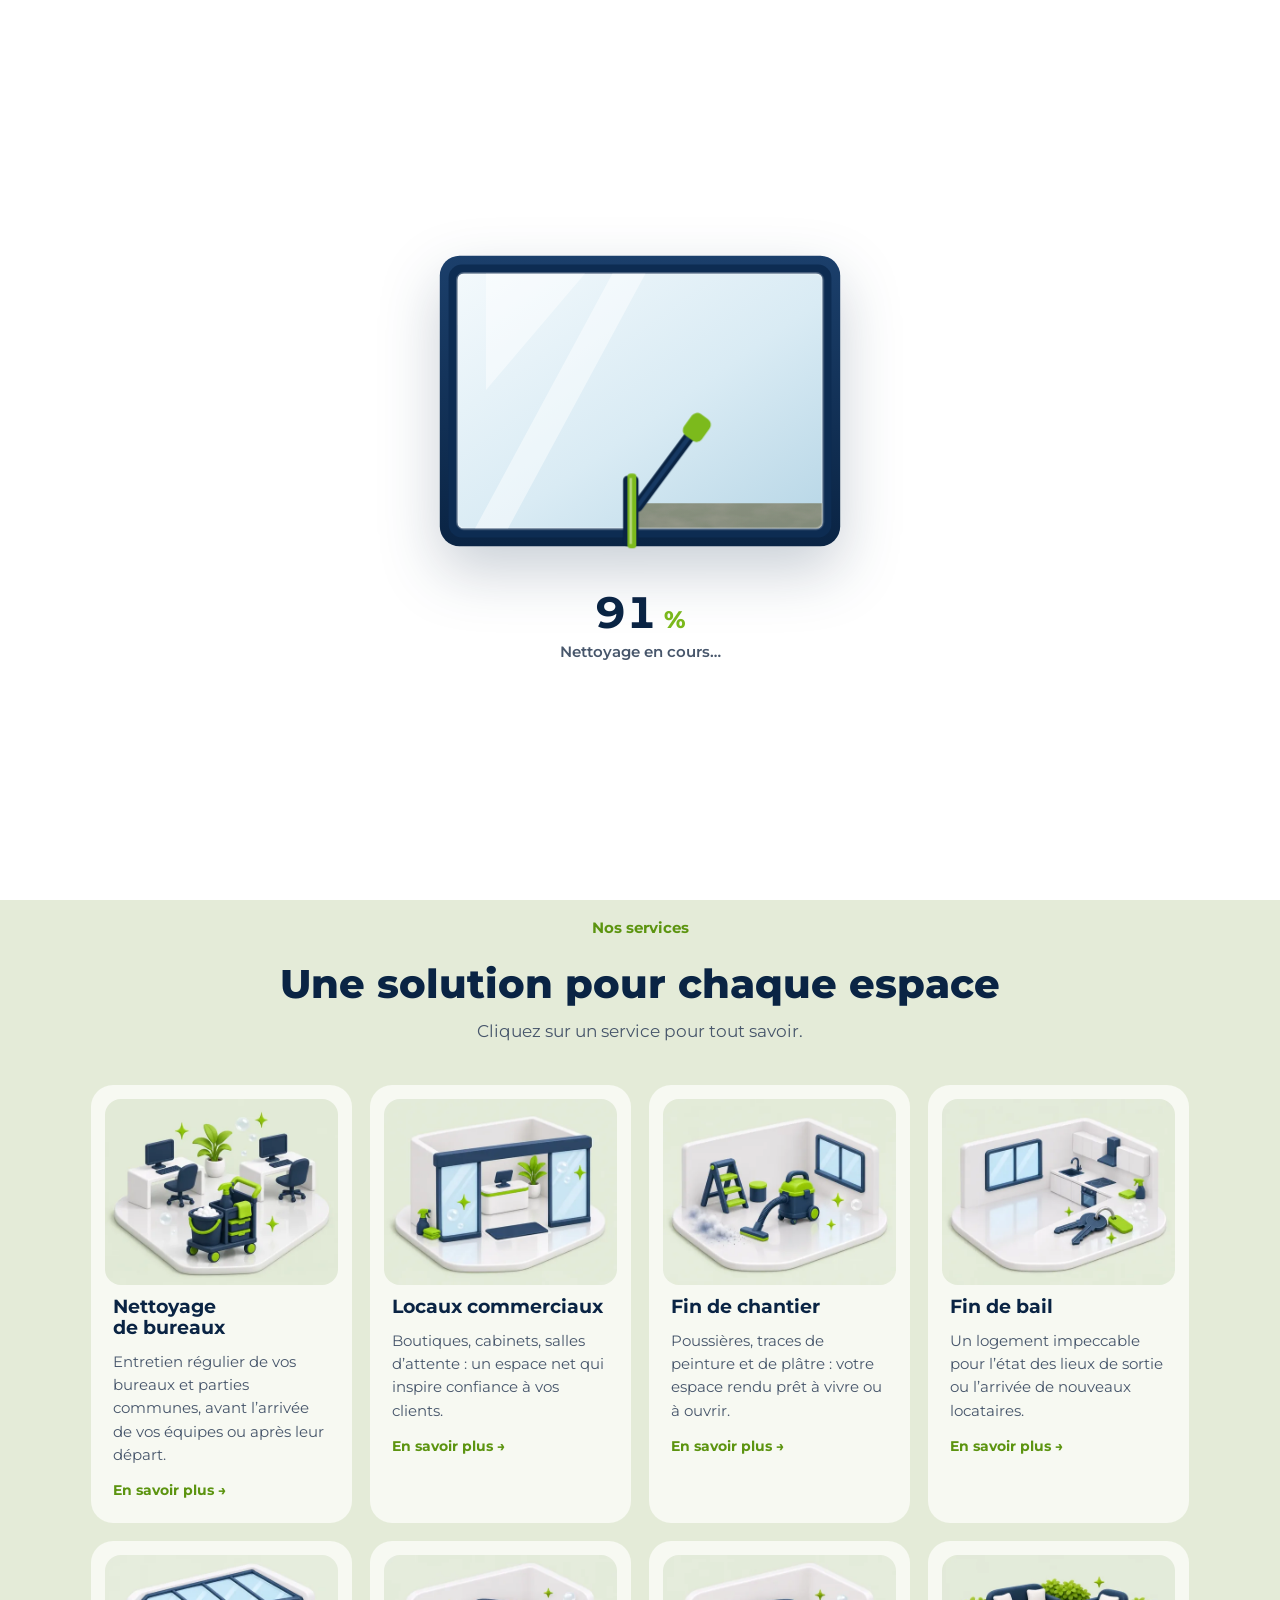
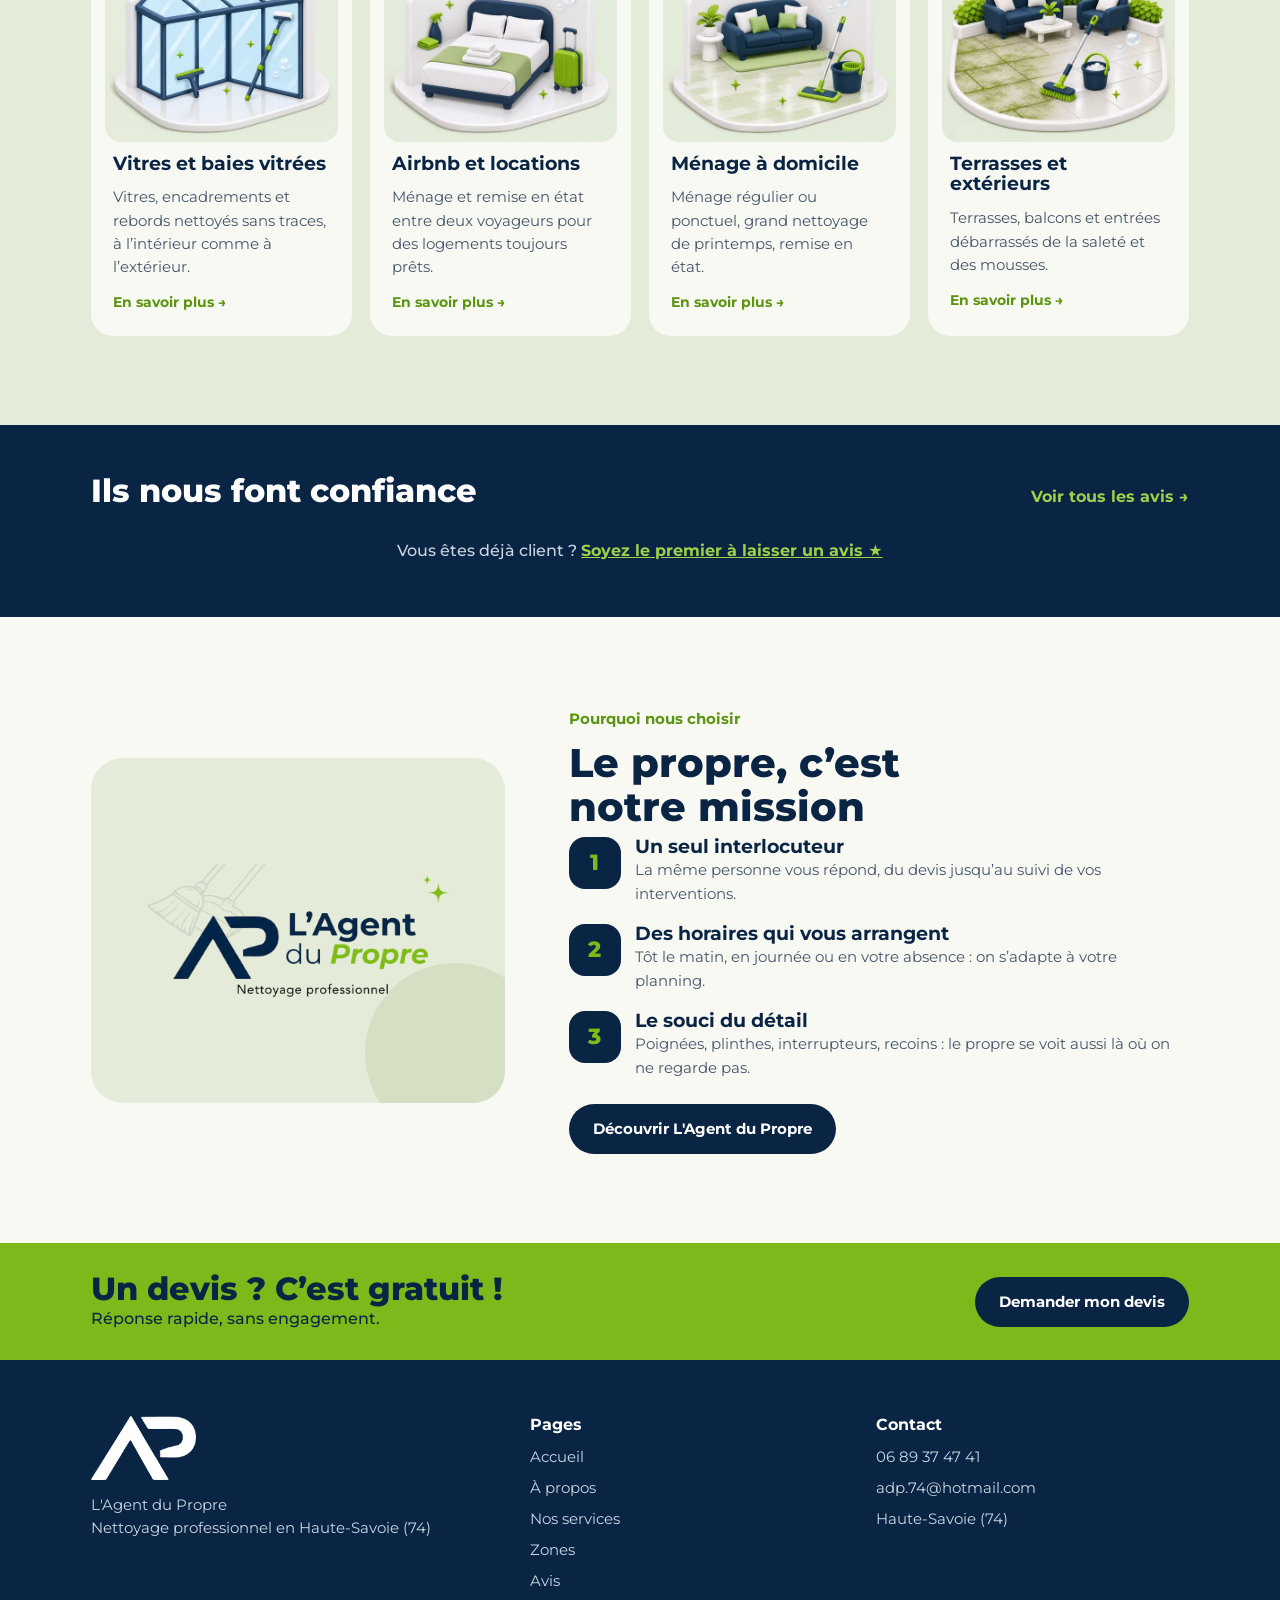
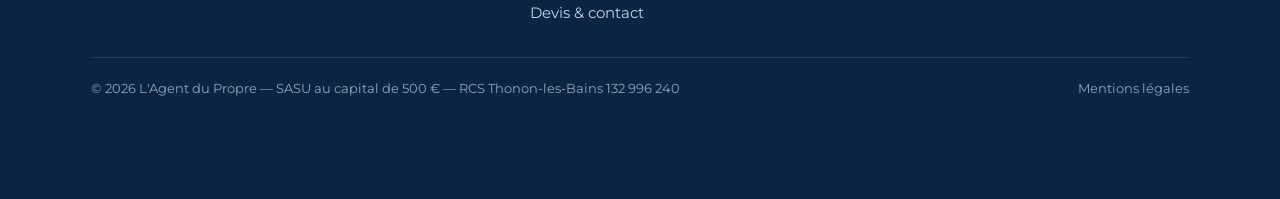
<file: index.html>
<!DOCTYPE html>
<html lang="fr">
<head>
<meta charset="utf-8">
<meta name="viewport" content="width=device-width, initial-scale=1">
<title>L&#x27;Agent du Propre — Nettoyage professionnel en Haute-Savoie</title>
<meta name="description" content="Nettoyage professionnel en Haute-Savoie (74) : bureaux, locaux commerciaux, fins de chantier, fins de bail, vitres, Airbnb, ménage à domicile. Devis gratuit.">
<link rel="icon" href="mark.png">
<link rel="preconnect" href="https://fonts.googleapis.com">
<link rel="preconnect" href="https://fonts.gstatic.com" crossorigin>
<link href="https://fonts.googleapis.com/css2?family=Montserrat:ital,wght@0,400;0,500;0,600;0,700;0,800;1,700;1,800&display=swap" rel="stylesheet">
<link rel="stylesheet" href="style.css?v=3">
</head>
<body data-page="index.html">
<div id="loader" role="status" aria-label="Chargement du site"><div class="in">
<svg class="lw" viewBox="0 0 400 300" aria-hidden="true">
 <defs>
  <linearGradient id="lg-glass" x1="0" y1="0" x2="1" y2="1"><stop offset="0" stop-color="#f3f9fc"/><stop offset=".55" stop-color="#d9ebf4"/><stop offset="1" stop-color="#b7d6e6"/></linearGradient>
  <linearGradient id="lg-frame" x1="0" y1="0" x2="0" y2="1"><stop offset="0" stop-color="#1b3f6b"/><stop offset="1" stop-color="#0a2444"/></linearGradient>
  <linearGradient id="lg-dirt" x1="0" y1="0" x2="0" y2="1"><stop offset="0" stop-color="#a9ae9b"/><stop offset="1" stop-color="#7f8673"/></linearGradient>
  <filter id="lg-grime" x="0" y="0" width="100%" height="100%"><feTurbulence type="fractalNoise" baseFrequency=".035 .09" numOctaves="3" seed="7"/><feColorMatrix values="0 0 0 0 .3  0 0 0 0 .31  0 0 0 0 .25  0 0 0 1.6 -.55"/><feComposite in2="SourceGraphic" operator="in"/></filter>
  <clipPath id="lg-pane"><rect x="34" y="34" width="332" height="232" rx="6"/></clipPath>
  <mask id="lg-mask" maskUnits="userSpaceOnUse" x="0" y="0" width="400" height="300"><rect width="400" height="300" fill="#fff"/><path id="lg-path" d="M34 62 H366 V112 H34 V162 H366 V212 H34 V250 H366" fill="none" stroke="#000" stroke-width="62" stroke-linecap="butt" stroke-linejoin="miter"/></mask>
 </defs>
 <rect x="18" y="18" width="364" height="264" rx="18" fill="url(#lg-frame)"/>
 <rect x="26" y="26" width="348" height="248" rx="12" fill="#0d2c52"/>
 <g clip-path="url(#lg-pane)">
  <rect x="34" y="34" width="332" height="232" fill="url(#lg-glass)"/>
  <path d="M60 34 L150 34 L60 140Z M175 34 L205 34 L80 266 L50 266Z" fill="#fff" opacity=".45"/>
  <g mask="url(#lg-mask)">
   <rect x="34" y="34" width="332" height="232" fill="url(#lg-dirt)" opacity=".94"/>
   <rect x="34" y="34" width="332" height="232" fill="#000" filter="url(#lg-grime)" opacity="1"/>
   <g fill="#5f6655" opacity=".7"><path d="M90 120 q4 40 2 70 q-3 6 -6 0 q-2 -30 4 -70z"/><path d="M230 90 q3 30 1 60 q-3 5 -5 0 q-1 -30 4 -60z"/><path d="M320 140 q3 34 1 64 q-3 5 -5 0 q-1 -30 4 -64z"/></g>
  </g>
  <g id="lg-spark" opacity="0"><use href="#star" x="96" y="70" width="34" height="34"/><use href="#star" x="276" y="150" width="26" height="26"/><use href="#star" x="180" y="208" width="18" height="18"/></g>
 </g>
 <rect x="34" y="34" width="332" height="232" rx="6" fill="none" stroke="#fff" stroke-opacity=".35" stroke-width="2"/>
 <g id="lg-sq" transform="translate(44 62)">
  <path d="M6 4 L58 74" stroke="#0a2444" stroke-width="10" stroke-linecap="round"/>
  <path d="M6 4 L58 74" stroke="#1b3f6b" stroke-width="4" stroke-linecap="round" opacity=".8"/>
  <rect x="50" y="64" width="20" height="24" rx="6" transform="rotate(-36 60 76)" fill="#7cba1c"/>
  <rect x="-7" y="-32" width="14" height="64" rx="4" fill="#0a2444"/>
  <rect x="-3" y="-34" width="8" height="68" rx="3" fill="#7cba1c"/>
  <rect x="-1" y="-30" width="2" height="60" fill="#fff" opacity=".5"/>
 </g>
</svg>
<p class="lp"><b id="lpct">0</b><span> %</span></p><p class="lt" id="ltxt">Nettoyage en cours…</p>
</div></div>
<script>{const el=document.getElementById('loader');const prev=/claude/.test(location.hostname);const home=document.body.dataset.page==='index.html';
let seen=false;try{seen=sessionStorage.getItem('adp-loader')==='1';if(!prev)sessionStorage.setItem('adp-loader','1')}catch(e){}
if(!home||(!prev&&seen)){el.remove()}else{const path=document.getElementById('lg-path'),sq=document.getElementById('lg-sq'),pc=document.getElementById('lpct'),tx=document.getElementById('ltxt'),sp=document.getElementById('lg-spark');
const L=path.getTotalLength();path.style.strokeDasharray=L;path.style.strokeDashoffset=L;
const t0=performance.now(),MIN=prev?3400:2600,MAX=7000;let loaded=document.readyState==='complete';addEventListener('load',()=>loaded=true);
const ease=k=>k<.5?2*k*k:1-((-2*k+2)**2)/2;
const draw=v=>{const q=v/100,pt=path.getPointAtLength(L*q);path.style.strokeDashoffset=L*(1-q);sq.setAttribute('transform',`translate(${Math.min(Math.max(pt.x,44),356)} ${pt.y})${pt.y>150?' scale(1 -1)':''}`);pc.textContent=Math.round(v)};
const tick=()=>{const e=performance.now()-t0;let k=Math.min(e/MIN,1);if(!loaded)k=Math.min(k,.92);const v=ease(k)*100;draw(v);
if((k>=1&&loaded)||e>MAX){draw(100);tx.textContent='Impeccable !';sp.style.transition='opacity .4s';sp.style.opacity=1;sq.style.transition='opacity .3s';sq.style.opacity=0;setTimeout(()=>{el.classList.add('hide');setTimeout(()=>el.remove(),600)},700)}else requestAnimationFrame(tick)};requestAnimationFrame(tick)}}</script>
<svg width="0" height="0" style="position:absolute" aria-hidden="true"><defs>
 <symbol id="star" viewBox="0 0 20 20"><path d="M10 0C11 7 13 9 20 10 13 11 11 13 10 20 9 13 7 11 0 10 7 9 9 7 10 0Z" fill="#7cba1c"/></symbol>
 <symbol id="phone" viewBox="0 0 24 24"><path fill="currentColor" d="M6.6 10.8a15.1 15.1 0 0 0 6.6 6.6l2.2-2.2c.3-.3.7-.4 1-.2 1.1.4 2.3.6 3.6.6.6 0 1 .4 1 1V20c0 .6-.4 1-1 1A17 17 0 0 1 3 4c0-.6.4-1 1-1h3.5c.6 0 1 .4 1 1 0 1.3.2 2.5.6 3.6.1.3 0 .7-.2 1z"/></symbol>
 <symbol id="check" viewBox="0 0 24 24"><circle cx="12" cy="12" r="11" fill="#7cba1c"/><path d="m7 12.5 3.2 3.2L17 9" stroke="#0a2444" stroke-width="2.6" fill="none" stroke-linecap="round" stroke-linejoin="round"/></symbol>
</defs></svg>
<div class="top"><div class="wrap">
 <span>Nettoyage professionnel en Haute-Savoie (74)</span>
 <span><a href="tel:+33689374741">06 89 37 47 41</a><span class="mail"> · <a href="mailto:adp.74@hotmail.com">adp.74@hotmail.com</a></span></span>
</div></div>
<header>
 <div class="wrap nav">
  <a class="logo" href="index.html" aria-label="L'Agent du Propre, accueil"><img src="logo-h.png" alt="L'Agent du Propre" width="460" height="100"></a>
  <nav id="nav" aria-label="Navigation principale"><a href="index.html" aria-current=page>Accueil</a><a href="a-propos.html">À propos</a><a href="services.html">Nos services</a><a href="zones.html">Zones</a><a href="avis.html">Avis</a><a href="devis.html">Devis & contact</a></nav>
  <a class="btn" href="tel:+33689374741"><svg><use href="#phone"/></svg>06 89 37 47 41</a>
  <button class="menu" id="menu" aria-label="Ouvrir le menu" aria-expanded="false" aria-controls="nav"><svg viewBox="0 0 24 24"><path d="M3 6h18M3 12h18M3 18h18" stroke="currentColor" stroke-width="2.4" stroke-linecap="round"/></svg></button>
 </div>
</header>
<main>
<section class="band hero">
 <div class="bubbles" data-bubbles="16"></div>
 <div class="wrap">
  <div class="txt">
   <h1>Votre expert en nettoyage <span class="g">professionnel</span> en Haute-Savoie</h1>
   <p class="lead">Bureaux, commerces, logements, fins de chantier ou vitres : L'Agent du Propre intervient chez les particuliers comme chez les professionnels, avec du matériel adapté et le souci du détail.</p>
   <div class="cta"><a class="btn" href="devis.html">Demander un devis gratuit</a><a class="btn line" href="tel:+33689374741"><svg><use href="#phone"/></svg>06 89 37 47 41</a></div>
   <ul class="perks"><li><svg><use href="#check"/></svg>Devis gratuit</li><li><svg><use href="#check"/></svg>Réponse rapide</li><li><svg><use href="#check"/></svg>Sans engagement</li></ul>
  </div>
  <div class="stage">
   <img class="heroimg" src="hero.webp" alt="Une vitre à moitié nettoyée avec une raclette, un seau et un spray" width="1400" height="933">
  </div>
 </div>
</section>

<section class="band services">
 <div class="wrap">
  <div class="head"><p class="kicker">Nos services</p><h2>Une solution pour chaque espace</h2><p class="lead">Cliquez sur un service pour tout savoir.</p></div>
  <div class="grid"><a class="svc" href="services.html#bureaux"><img class="thumb" src="bureaux-s.webp" alt="" width="520" height="416" loading="lazy"><h3>Nettoyage de bureaux</h3><p>Entretien régulier de vos bureaux et parties communes, avant l’arrivée de vos équipes ou après leur départ.</p><span class="more">En savoir plus →</span></a><a class="svc" href="services.html#locaux-commerciaux"><img class="thumb" src="locaux-commerciaux-s.webp" alt="" width="520" height="416" loading="lazy"><h3>Locaux commerciaux</h3><p>Boutiques, cabinets, salles d’attente : un espace net qui inspire confiance à vos clients.</p><span class="more">En savoir plus →</span></a><a class="svc" href="services.html#fin-de-chantier"><img class="thumb" src="fin-de-chantier-s.webp" alt="" width="520" height="416" loading="lazy"><h3>Fin de chantier</h3><p>Poussières, traces de peinture et de plâtre : votre espace rendu prêt à vivre ou à ouvrir.</p><span class="more">En savoir plus →</span></a><a class="svc" href="services.html#fin-de-bail"><img class="thumb" src="fin-de-bail-s.webp" alt="" width="520" height="416" loading="lazy"><h3>Fin de bail</h3><p>Un logement impeccable pour l’état des lieux de sortie ou l’arrivée de nouveaux locataires.</p><span class="more">En savoir plus →</span></a><a class="svc" href="services.html#vitres"><img class="thumb" src="vitres-s.webp" alt="" width="520" height="416" loading="lazy"><h3>Vitres et baies vitrées</h3><p>Vitres, encadrements et rebords nettoyés sans traces, à l’intérieur comme à l’extérieur.</p><span class="more">En savoir plus →</span></a><a class="svc" href="services.html#airbnb"><img class="thumb" src="airbnb-s.webp" alt="" width="520" height="416" loading="lazy"><h3>Airbnb et locations</h3><p>Ménage et remise en état entre deux voyageurs pour des logements toujours prêts.</p><span class="more">En savoir plus →</span></a><a class="svc" href="services.html#domicile"><img class="thumb" src="domicile-s.webp" alt="" width="520" height="416" loading="lazy"><h3>Ménage à domicile</h3><p>Ménage régulier ou ponctuel, grand nettoyage de printemps, remise en état.</p><span class="more">En savoir plus →</span></a><a class="svc" href="services.html#terrasses"><img class="thumb" src="terrasses-s.webp" alt="" width="520" height="416" loading="lazy"><h3>Terrasses et extérieurs</h3><p>Terrasses, balcons et entrées débarrassés de la saleté et des mousses.</p><span class="more">En savoir plus →</span></a></div>
 </div>
</section>

<section class="marq" aria-label="Avis de nos clients">
 <div class="wrap mhead"><h2>Ils nous font confiance</h2><a href="avis.html">Voir tous les avis →</a></div>
 <div class="mtrack" id="marq"><div class="mempty">Vous êtes déjà client ? <a href="avis.html#laisser">Soyez le premier à laisser un avis ★</a></div></div>
</section>

<section class="band why">
 <div class="wrap">
  <div class="logocard"><img src="logo-full.png" alt="Logo L'Agent du Propre, nettoyage professionnel" width="800" height="355"></div>
  <div>
   <p class="kicker">Pourquoi nous choisir</p>
   <h2>Le propre, c’est notre mission</h2>
   <ul class="pts">
    <li><span class="n">1</span><div><h3>Un seul interlocuteur</h3><p>La même personne vous répond, du devis jusqu’au suivi de vos interventions.</p></div></li>
    <li><span class="n">2</span><div><h3>Des horaires qui vous arrangent</h3><p>Tôt le matin, en journée ou en votre absence : on s’adapte à votre planning.</p></div></li>
    <li><span class="n">3</span><div><h3>Le souci du détail</h3><p>Poignées, plinthes, interrupteurs, recoins : le propre se voit aussi là où on ne regarde pas.</p></div></li>
   </ul>
   <div class="cta" style="margin-top:24px"><a class="btn navy" href="a-propos.html">Découvrir L'Agent du Propre</a></div>
  </div>
 </div>
</section>
<section class="ctaband"><div class="wrap">
 <div><h2>Un devis ? C’est gratuit !</h2><p>Réponse rapide, sans engagement.</p></div>
 <a class="btn navy" href="devis.html">Demander mon devis</a>
</div></section>
</main>
<footer>
 <div class="wrap">
  <div><img class="fl" src="mark-white.png" alt="" width="330" height="200"><p>L'Agent du Propre<br>Nettoyage professionnel en Haute-Savoie (74)</p></div>
  <div><h3>Pages</h3><ul><li><a href="index.html">Accueil</a></li><li><a href="a-propos.html">À propos</a></li><li><a href="services.html">Nos services</a></li><li><a href="zones.html">Zones</a></li><li><a href="avis.html">Avis</a></li><li><a href="devis.html">Devis & contact</a></li></ul></div>
  <div><h3>Contact</h3><ul><li><a href="tel:+33689374741">06 89 37 47 41</a></li><li><a href="mailto:adp.74@hotmail.com">adp.74@hotmail.com</a></li><li>Haute-Savoie (74)</li></ul></div>
  <div class="legal"><span>© <span id="y">2026</span> L'Agent du Propre — SASU au capital de 500 € — RCS Thonon-les-Bains 132 996 240</span><a href="mentions-legales.html">Mentions légales</a></div>
 </div>
</footer>
<div class="bar"><a class="btn" href="devis.html">Devis en ligne</a><a class="btn line" href="tel:+33689374741"><svg><use href="#phone"/></svg>06 89 37 47 41</a></div>
<div class="callbox" id="callbox" role="dialog" aria-modal="true" aria-labelledby="cbt" hidden>
 <div class="cbin"><button class="cbx" id="cbx" aria-label="Fermer">×</button>
  <p class="kicker" id="cbt">Appelez-nous</p>
  <a class="cbnum" href="tel:+33689374741">06 89 37 47 41</a>
  <p class="cbtxt" id="cbtxt">Composez ce numéro depuis votre téléphone.</p>
  <div class="cta"><button class="btn" id="cbcopy" type="button">Copier le numéro</button><a class="btn navy" href="devis.html">Demander un devis</a></div>
 </div>
</div>
<script src="avis.js?v=3"></script>
<script src="site.js?v=3"></script>
</body>
</html>
</file>
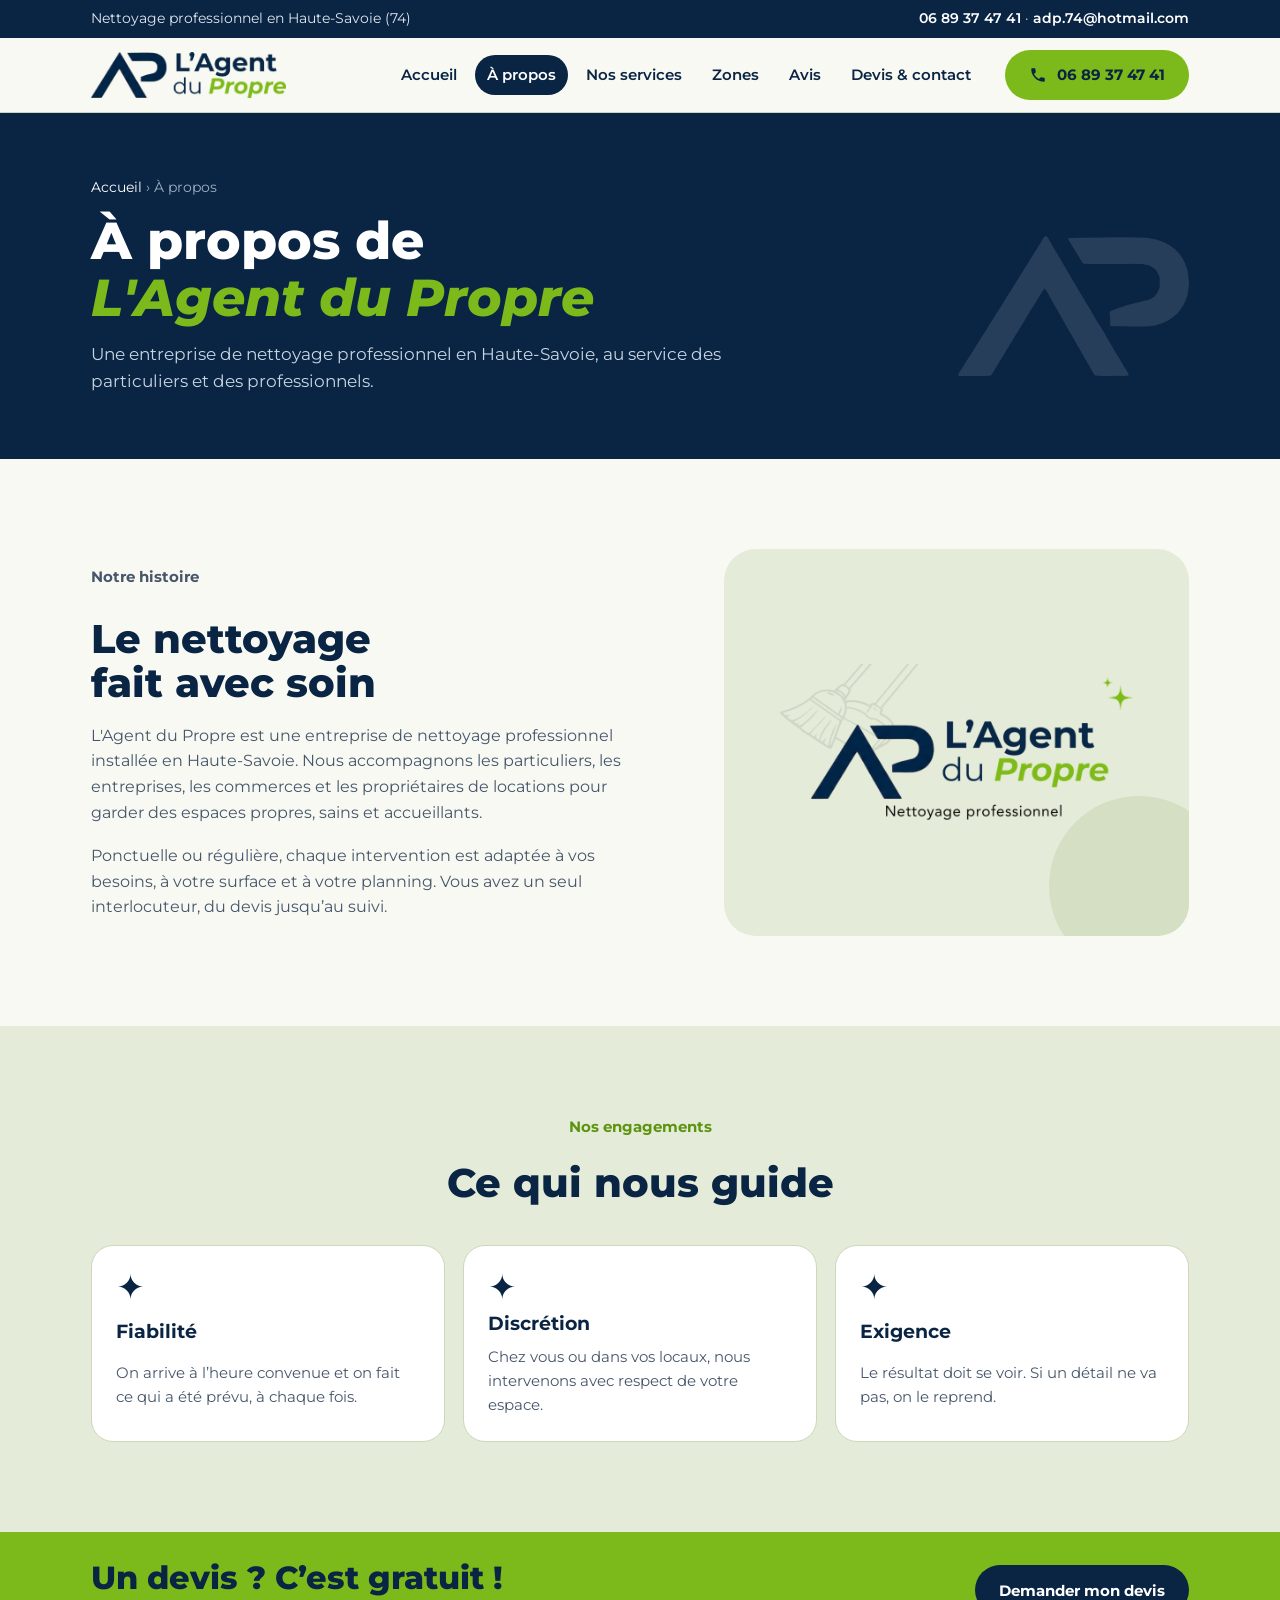
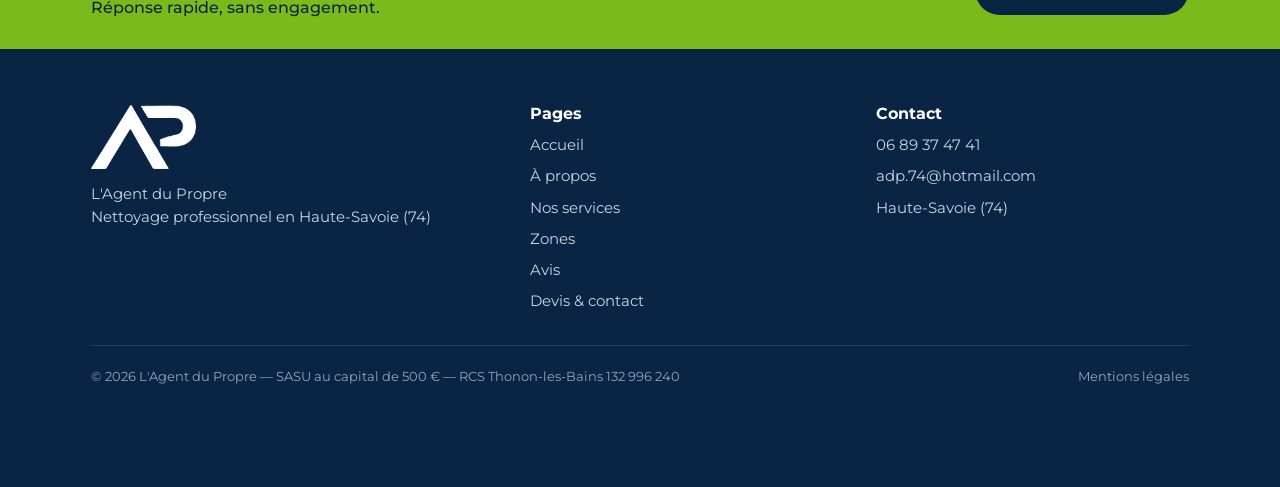
<file: a-propos.html>
<!DOCTYPE html>
<html lang="fr">
<head>
<meta charset="utf-8">
<meta name="viewport" content="width=device-width, initial-scale=1">
<title>À propos — L&#x27;Agent du Propre</title>
<meta name="description" content="Découvrez L&#x27;Agent du Propre, entreprise de nettoyage professionnel en Haute-Savoie (74).">
<link rel="icon" href="mark.png">
<link rel="preconnect" href="https://fonts.googleapis.com">
<link rel="preconnect" href="https://fonts.gstatic.com" crossorigin>
<link href="https://fonts.googleapis.com/css2?family=Montserrat:ital,wght@0,400;0,500;0,600;0,700;0,800;1,700;1,800&display=swap" rel="stylesheet">
<link rel="stylesheet" href="style.css?v=3">
</head>
<body data-page="a-propos.html">
<div id="loader" role="status" aria-label="Chargement du site"><div class="in">
<svg class="lw" viewBox="0 0 400 300" aria-hidden="true">
 <defs>
  <linearGradient id="lg-glass" x1="0" y1="0" x2="1" y2="1"><stop offset="0" stop-color="#f3f9fc"/><stop offset=".55" stop-color="#d9ebf4"/><stop offset="1" stop-color="#b7d6e6"/></linearGradient>
  <linearGradient id="lg-frame" x1="0" y1="0" x2="0" y2="1"><stop offset="0" stop-color="#1b3f6b"/><stop offset="1" stop-color="#0a2444"/></linearGradient>
  <linearGradient id="lg-dirt" x1="0" y1="0" x2="0" y2="1"><stop offset="0" stop-color="#a9ae9b"/><stop offset="1" stop-color="#7f8673"/></linearGradient>
  <filter id="lg-grime" x="0" y="0" width="100%" height="100%"><feTurbulence type="fractalNoise" baseFrequency=".035 .09" numOctaves="3" seed="7"/><feColorMatrix values="0 0 0 0 .3  0 0 0 0 .31  0 0 0 0 .25  0 0 0 1.6 -.55"/><feComposite in2="SourceGraphic" operator="in"/></filter>
  <clipPath id="lg-pane"><rect x="34" y="34" width="332" height="232" rx="6"/></clipPath>
  <mask id="lg-mask" maskUnits="userSpaceOnUse" x="0" y="0" width="400" height="300"><rect width="400" height="300" fill="#fff"/><path id="lg-path" d="M34 62 H366 V112 H34 V162 H366 V212 H34 V250 H366" fill="none" stroke="#000" stroke-width="62" stroke-linecap="butt" stroke-linejoin="miter"/></mask>
 </defs>
 <rect x="18" y="18" width="364" height="264" rx="18" fill="url(#lg-frame)"/>
 <rect x="26" y="26" width="348" height="248" rx="12" fill="#0d2c52"/>
 <g clip-path="url(#lg-pane)">
  <rect x="34" y="34" width="332" height="232" fill="url(#lg-glass)"/>
  <path d="M60 34 L150 34 L60 140Z M175 34 L205 34 L80 266 L50 266Z" fill="#fff" opacity=".45"/>
  <g mask="url(#lg-mask)">
   <rect x="34" y="34" width="332" height="232" fill="url(#lg-dirt)" opacity=".94"/>
   <rect x="34" y="34" width="332" height="232" fill="#000" filter="url(#lg-grime)" opacity="1"/>
   <g fill="#5f6655" opacity=".7"><path d="M90 120 q4 40 2 70 q-3 6 -6 0 q-2 -30 4 -70z"/><path d="M230 90 q3 30 1 60 q-3 5 -5 0 q-1 -30 4 -60z"/><path d="M320 140 q3 34 1 64 q-3 5 -5 0 q-1 -30 4 -64z"/></g>
  </g>
  <g id="lg-spark" opacity="0"><use href="#star" x="96" y="70" width="34" height="34"/><use href="#star" x="276" y="150" width="26" height="26"/><use href="#star" x="180" y="208" width="18" height="18"/></g>
 </g>
 <rect x="34" y="34" width="332" height="232" rx="6" fill="none" stroke="#fff" stroke-opacity=".35" stroke-width="2"/>
 <g id="lg-sq" transform="translate(44 62)">
  <path d="M6 4 L58 74" stroke="#0a2444" stroke-width="10" stroke-linecap="round"/>
  <path d="M6 4 L58 74" stroke="#1b3f6b" stroke-width="4" stroke-linecap="round" opacity=".8"/>
  <rect x="50" y="64" width="20" height="24" rx="6" transform="rotate(-36 60 76)" fill="#7cba1c"/>
  <rect x="-7" y="-32" width="14" height="64" rx="4" fill="#0a2444"/>
  <rect x="-3" y="-34" width="8" height="68" rx="3" fill="#7cba1c"/>
  <rect x="-1" y="-30" width="2" height="60" fill="#fff" opacity=".5"/>
 </g>
</svg>
<p class="lp"><b id="lpct">0</b><span> %</span></p><p class="lt" id="ltxt">Nettoyage en cours…</p>
</div></div>
<script>{const el=document.getElementById('loader');const prev=/claude/.test(location.hostname);const home=document.body.dataset.page==='index.html';
let seen=false;try{seen=sessionStorage.getItem('adp-loader')==='1';if(!prev)sessionStorage.setItem('adp-loader','1')}catch(e){}
if(!home||(!prev&&seen)){el.remove()}else{const path=document.getElementById('lg-path'),sq=document.getElementById('lg-sq'),pc=document.getElementById('lpct'),tx=document.getElementById('ltxt'),sp=document.getElementById('lg-spark');
const L=path.getTotalLength();path.style.strokeDasharray=L;path.style.strokeDashoffset=L;
const t0=performance.now(),MIN=prev?3400:2600,MAX=7000;let loaded=document.readyState==='complete';addEventListener('load',()=>loaded=true);
const ease=k=>k<.5?2*k*k:1-((-2*k+2)**2)/2;
const draw=v=>{const q=v/100,pt=path.getPointAtLength(L*q);path.style.strokeDashoffset=L*(1-q);sq.setAttribute('transform',`translate(${Math.min(Math.max(pt.x,44),356)} ${pt.y})${pt.y>150?' scale(1 -1)':''}`);pc.textContent=Math.round(v)};
const tick=()=>{const e=performance.now()-t0;let k=Math.min(e/MIN,1);if(!loaded)k=Math.min(k,.92);const v=ease(k)*100;draw(v);
if((k>=1&&loaded)||e>MAX){draw(100);tx.textContent='Impeccable !';sp.style.transition='opacity .4s';sp.style.opacity=1;sq.style.transition='opacity .3s';sq.style.opacity=0;setTimeout(()=>{el.classList.add('hide');setTimeout(()=>el.remove(),600)},700)}else requestAnimationFrame(tick)};requestAnimationFrame(tick)}}</script>
<svg width="0" height="0" style="position:absolute" aria-hidden="true"><defs>
 <symbol id="star" viewBox="0 0 20 20"><path d="M10 0C11 7 13 9 20 10 13 11 11 13 10 20 9 13 7 11 0 10 7 9 9 7 10 0Z" fill="#7cba1c"/></symbol>
 <symbol id="phone" viewBox="0 0 24 24"><path fill="currentColor" d="M6.6 10.8a15.1 15.1 0 0 0 6.6 6.6l2.2-2.2c.3-.3.7-.4 1-.2 1.1.4 2.3.6 3.6.6.6 0 1 .4 1 1V20c0 .6-.4 1-1 1A17 17 0 0 1 3 4c0-.6.4-1 1-1h3.5c.6 0 1 .4 1 1 0 1.3.2 2.5.6 3.6.1.3 0 .7-.2 1z"/></symbol>
 <symbol id="check" viewBox="0 0 24 24"><circle cx="12" cy="12" r="11" fill="#7cba1c"/><path d="m7 12.5 3.2 3.2L17 9" stroke="#0a2444" stroke-width="2.6" fill="none" stroke-linecap="round" stroke-linejoin="round"/></symbol>
</defs></svg>
<div class="top"><div class="wrap">
 <span>Nettoyage professionnel en Haute-Savoie (74)</span>
 <span><a href="tel:+33689374741">06 89 37 47 41</a><span class="mail"> · <a href="mailto:adp.74@hotmail.com">adp.74@hotmail.com</a></span></span>
</div></div>
<header>
 <div class="wrap nav">
  <a class="logo" href="index.html" aria-label="L'Agent du Propre, accueil"><img src="logo-h.png" alt="L'Agent du Propre" width="460" height="100"></a>
  <nav id="nav" aria-label="Navigation principale"><a href="index.html">Accueil</a><a href="a-propos.html" aria-current=page>À propos</a><a href="services.html">Nos services</a><a href="zones.html">Zones</a><a href="avis.html">Avis</a><a href="devis.html">Devis & contact</a></nav>
  <a class="btn" href="tel:+33689374741"><svg><use href="#phone"/></svg>06 89 37 47 41</a>
  <button class="menu" id="menu" aria-label="Ouvrir le menu" aria-expanded="false" aria-controls="nav"><svg viewBox="0 0 24 24"><path d="M3 6h18M3 12h18M3 18h18" stroke="currentColor" stroke-width="2.4" stroke-linecap="round"/></svg></button>
 </div>
</header>
<main>
<section class="phead">
 <div class="bubbles" data-bubbles="10"></div>
 <div class="wrap">
  <div class="txt"><p class="crumbs"><a href="index.html">Accueil</a> › À propos</p><h1>À propos de <span class="g">L'Agent du Propre</span></h1><p class="lead">Une entreprise de nettoyage professionnel en Haute-Savoie, au service des particuliers et des professionnels.</p></div>
  <div class="mk" aria-hidden="true"><img src="mark-white.png" alt="" width="330" height="200"></div>
 </div>
</section>
<section class="band about">
 <div class="wrap">
  <div class="txt">
   <p class="kicker">Notre histoire</p>
   <h2>Le nettoyage fait avec soin</h2>
   <p>L'Agent du Propre est une entreprise de nettoyage professionnel installée en Haute-Savoie. Nous accompagnons les particuliers, les entreprises, les commerces et les propriétaires de locations pour garder des espaces propres, sains et accueillants.</p>
   <p>Ponctuelle ou régulière, chaque intervention est adaptée à vos besoins, à votre surface et à votre planning. Vous avez un seul interlocuteur, du devis jusqu’au suivi.</p>
  </div>
  <div class="logocard"><img src="logo-full.png" alt="Logo L'Agent du Propre" width="800" height="355"></div>
 </div>
</section>
<section class="band" style="background:var(--sage)">
 <div class="wrap">
  <div class="head"><p class="kicker">Nos engagements</p><h2>Ce qui nous guide</h2></div>
  <div class="values">
   <div class="val"><b>✦</b><h3>Fiabilité</h3><p>On arrive à l’heure convenue et on fait ce qui a été prévu, à chaque fois.</p></div>
   <div class="val"><b>✦</b><h3>Discrétion</h3><p>Chez vous ou dans vos locaux, nous intervenons avec respect de votre espace.</p></div>
   <div class="val"><b>✦</b><h3>Exigence</h3><p>Le résultat doit se voir. Si un détail ne va pas, on le reprend.</p></div>
  </div>
 </div>
</section>
<section class="ctaband"><div class="wrap">
 <div><h2>Un devis ? C’est gratuit !</h2><p>Réponse rapide, sans engagement.</p></div>
 <a class="btn navy" href="devis.html">Demander mon devis</a>
</div></section>
</main>
<footer>
 <div class="wrap">
  <div><img class="fl" src="mark-white.png" alt="" width="330" height="200"><p>L'Agent du Propre<br>Nettoyage professionnel en Haute-Savoie (74)</p></div>
  <div><h3>Pages</h3><ul><li><a href="index.html">Accueil</a></li><li><a href="a-propos.html">À propos</a></li><li><a href="services.html">Nos services</a></li><li><a href="zones.html">Zones</a></li><li><a href="avis.html">Avis</a></li><li><a href="devis.html">Devis & contact</a></li></ul></div>
  <div><h3>Contact</h3><ul><li><a href="tel:+33689374741">06 89 37 47 41</a></li><li><a href="mailto:adp.74@hotmail.com">adp.74@hotmail.com</a></li><li>Haute-Savoie (74)</li></ul></div>
  <div class="legal"><span>© <span id="y">2026</span> L'Agent du Propre — SASU au capital de 500 € — RCS Thonon-les-Bains 132 996 240</span><a href="mentions-legales.html">Mentions légales</a></div>
 </div>
</footer>
<div class="bar"><a class="btn" href="devis.html">Devis en ligne</a><a class="btn line" href="tel:+33689374741"><svg><use href="#phone"/></svg>06 89 37 47 41</a></div>
<div class="callbox" id="callbox" role="dialog" aria-modal="true" aria-labelledby="cbt" hidden>
 <div class="cbin"><button class="cbx" id="cbx" aria-label="Fermer">×</button>
  <p class="kicker" id="cbt">Appelez-nous</p>
  <a class="cbnum" href="tel:+33689374741">06 89 37 47 41</a>
  <p class="cbtxt" id="cbtxt">Composez ce numéro depuis votre téléphone.</p>
  <div class="cta"><button class="btn" id="cbcopy" type="button">Copier le numéro</button><a class="btn navy" href="devis.html">Demander un devis</a></div>
 </div>
</div>
<script src="avis.js?v=3"></script>
<script src="site.js?v=3"></script>
</body>
</html>
</file>
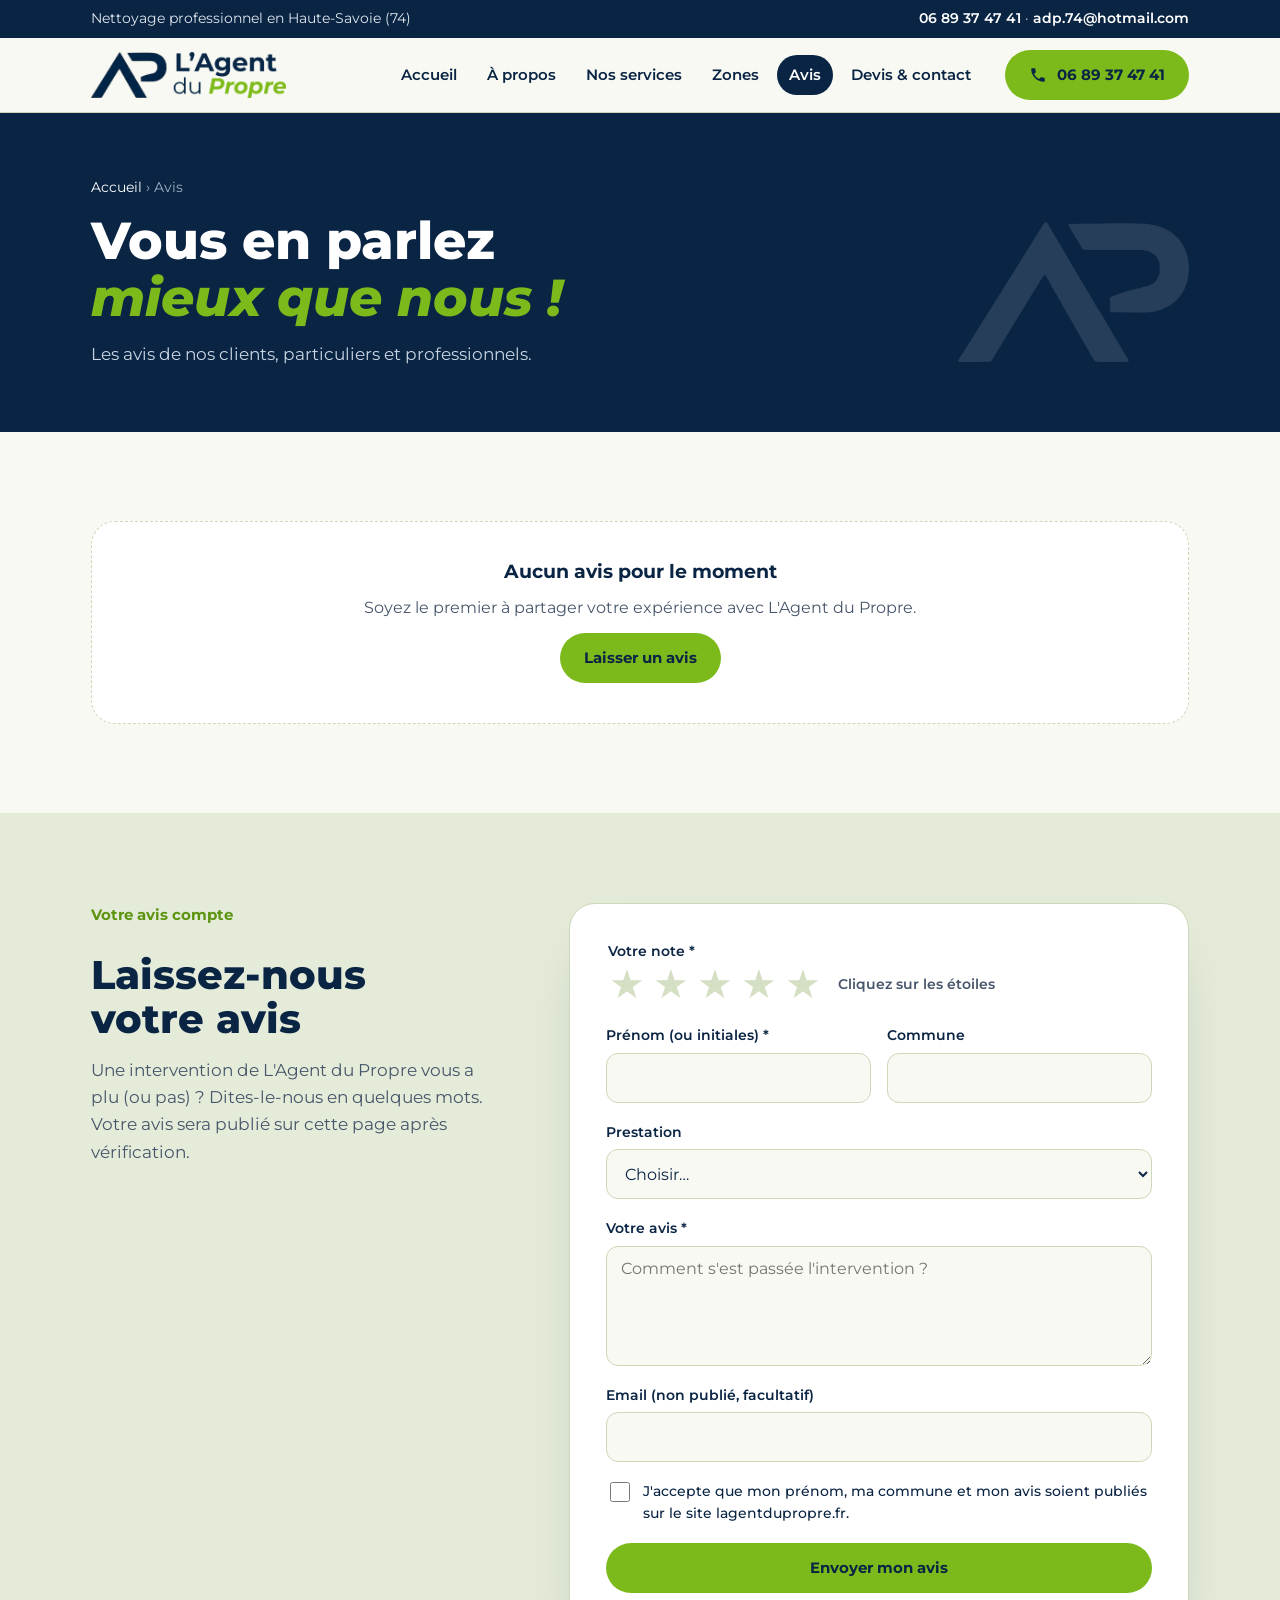
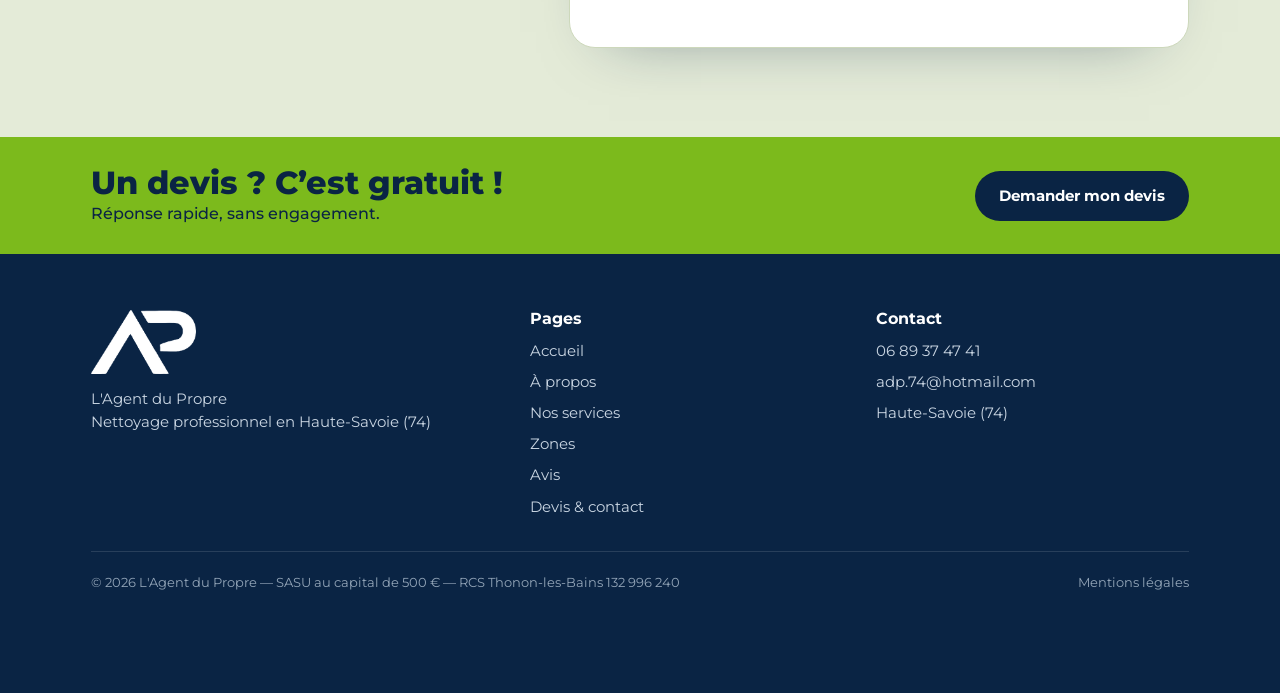
<file: avis.html>
<!DOCTYPE html>
<html lang="fr">
<head>
<meta charset="utf-8">
<meta name="viewport" content="width=device-width, initial-scale=1">
<title>Vous en parlez mieux que nous ! — L&#x27;Agent du Propre</title>
<meta name="description" content="Les avis de nos clients sur L&#x27;Agent du Propre, nettoyage professionnel en Haute-Savoie. Laissez le vôtre !">
<link rel="icon" href="mark.png">
<link rel="preconnect" href="https://fonts.googleapis.com">
<link rel="preconnect" href="https://fonts.gstatic.com" crossorigin>
<link href="https://fonts.googleapis.com/css2?family=Montserrat:ital,wght@0,400;0,500;0,600;0,700;0,800;1,700;1,800&display=swap" rel="stylesheet">
<link rel="stylesheet" href="style.css?v=3">
</head>
<body data-page="avis.html">
<div id="loader" role="status" aria-label="Chargement du site"><div class="in">
<svg class="lw" viewBox="0 0 400 300" aria-hidden="true">
 <defs>
  <linearGradient id="lg-glass" x1="0" y1="0" x2="1" y2="1"><stop offset="0" stop-color="#f3f9fc"/><stop offset=".55" stop-color="#d9ebf4"/><stop offset="1" stop-color="#b7d6e6"/></linearGradient>
  <linearGradient id="lg-frame" x1="0" y1="0" x2="0" y2="1"><stop offset="0" stop-color="#1b3f6b"/><stop offset="1" stop-color="#0a2444"/></linearGradient>
  <linearGradient id="lg-dirt" x1="0" y1="0" x2="0" y2="1"><stop offset="0" stop-color="#a9ae9b"/><stop offset="1" stop-color="#7f8673"/></linearGradient>
  <filter id="lg-grime" x="0" y="0" width="100%" height="100%"><feTurbulence type="fractalNoise" baseFrequency=".035 .09" numOctaves="3" seed="7"/><feColorMatrix values="0 0 0 0 .3  0 0 0 0 .31  0 0 0 0 .25  0 0 0 1.6 -.55"/><feComposite in2="SourceGraphic" operator="in"/></filter>
  <clipPath id="lg-pane"><rect x="34" y="34" width="332" height="232" rx="6"/></clipPath>
  <mask id="lg-mask" maskUnits="userSpaceOnUse" x="0" y="0" width="400" height="300"><rect width="400" height="300" fill="#fff"/><path id="lg-path" d="M34 62 H366 V112 H34 V162 H366 V212 H34 V250 H366" fill="none" stroke="#000" stroke-width="62" stroke-linecap="butt" stroke-linejoin="miter"/></mask>
 </defs>
 <rect x="18" y="18" width="364" height="264" rx="18" fill="url(#lg-frame)"/>
 <rect x="26" y="26" width="348" height="248" rx="12" fill="#0d2c52"/>
 <g clip-path="url(#lg-pane)">
  <rect x="34" y="34" width="332" height="232" fill="url(#lg-glass)"/>
  <path d="M60 34 L150 34 L60 140Z M175 34 L205 34 L80 266 L50 266Z" fill="#fff" opacity=".45"/>
  <g mask="url(#lg-mask)">
   <rect x="34" y="34" width="332" height="232" fill="url(#lg-dirt)" opacity=".94"/>
   <rect x="34" y="34" width="332" height="232" fill="#000" filter="url(#lg-grime)" opacity="1"/>
   <g fill="#5f6655" opacity=".7"><path d="M90 120 q4 40 2 70 q-3 6 -6 0 q-2 -30 4 -70z"/><path d="M230 90 q3 30 1 60 q-3 5 -5 0 q-1 -30 4 -60z"/><path d="M320 140 q3 34 1 64 q-3 5 -5 0 q-1 -30 4 -64z"/></g>
  </g>
  <g id="lg-spark" opacity="0"><use href="#star" x="96" y="70" width="34" height="34"/><use href="#star" x="276" y="150" width="26" height="26"/><use href="#star" x="180" y="208" width="18" height="18"/></g>
 </g>
 <rect x="34" y="34" width="332" height="232" rx="6" fill="none" stroke="#fff" stroke-opacity=".35" stroke-width="2"/>
 <g id="lg-sq" transform="translate(44 62)">
  <path d="M6 4 L58 74" stroke="#0a2444" stroke-width="10" stroke-linecap="round"/>
  <path d="M6 4 L58 74" stroke="#1b3f6b" stroke-width="4" stroke-linecap="round" opacity=".8"/>
  <rect x="50" y="64" width="20" height="24" rx="6" transform="rotate(-36 60 76)" fill="#7cba1c"/>
  <rect x="-7" y="-32" width="14" height="64" rx="4" fill="#0a2444"/>
  <rect x="-3" y="-34" width="8" height="68" rx="3" fill="#7cba1c"/>
  <rect x="-1" y="-30" width="2" height="60" fill="#fff" opacity=".5"/>
 </g>
</svg>
<p class="lp"><b id="lpct">0</b><span> %</span></p><p class="lt" id="ltxt">Nettoyage en cours…</p>
</div></div>
<script>{const el=document.getElementById('loader');const prev=/claude/.test(location.hostname);const home=document.body.dataset.page==='index.html';
let seen=false;try{seen=sessionStorage.getItem('adp-loader')==='1';if(!prev)sessionStorage.setItem('adp-loader','1')}catch(e){}
if(!home||(!prev&&seen)){el.remove()}else{const path=document.getElementById('lg-path'),sq=document.getElementById('lg-sq'),pc=document.getElementById('lpct'),tx=document.getElementById('ltxt'),sp=document.getElementById('lg-spark');
const L=path.getTotalLength();path.style.strokeDasharray=L;path.style.strokeDashoffset=L;
const t0=performance.now(),MIN=prev?3400:2600,MAX=7000;let loaded=document.readyState==='complete';addEventListener('load',()=>loaded=true);
const ease=k=>k<.5?2*k*k:1-((-2*k+2)**2)/2;
const draw=v=>{const q=v/100,pt=path.getPointAtLength(L*q);path.style.strokeDashoffset=L*(1-q);sq.setAttribute('transform',`translate(${Math.min(Math.max(pt.x,44),356)} ${pt.y})${pt.y>150?' scale(1 -1)':''}`);pc.textContent=Math.round(v)};
const tick=()=>{const e=performance.now()-t0;let k=Math.min(e/MIN,1);if(!loaded)k=Math.min(k,.92);const v=ease(k)*100;draw(v);
if((k>=1&&loaded)||e>MAX){draw(100);tx.textContent='Impeccable !';sp.style.transition='opacity .4s';sp.style.opacity=1;sq.style.transition='opacity .3s';sq.style.opacity=0;setTimeout(()=>{el.classList.add('hide');setTimeout(()=>el.remove(),600)},700)}else requestAnimationFrame(tick)};requestAnimationFrame(tick)}}</script>
<svg width="0" height="0" style="position:absolute" aria-hidden="true"><defs>
 <symbol id="star" viewBox="0 0 20 20"><path d="M10 0C11 7 13 9 20 10 13 11 11 13 10 20 9 13 7 11 0 10 7 9 9 7 10 0Z" fill="#7cba1c"/></symbol>
 <symbol id="phone" viewBox="0 0 24 24"><path fill="currentColor" d="M6.6 10.8a15.1 15.1 0 0 0 6.6 6.6l2.2-2.2c.3-.3.7-.4 1-.2 1.1.4 2.3.6 3.6.6.6 0 1 .4 1 1V20c0 .6-.4 1-1 1A17 17 0 0 1 3 4c0-.6.4-1 1-1h3.5c.6 0 1 .4 1 1 0 1.3.2 2.5.6 3.6.1.3 0 .7-.2 1z"/></symbol>
 <symbol id="check" viewBox="0 0 24 24"><circle cx="12" cy="12" r="11" fill="#7cba1c"/><path d="m7 12.5 3.2 3.2L17 9" stroke="#0a2444" stroke-width="2.6" fill="none" stroke-linecap="round" stroke-linejoin="round"/></symbol>
</defs></svg>
<div class="top"><div class="wrap">
 <span>Nettoyage professionnel en Haute-Savoie (74)</span>
 <span><a href="tel:+33689374741">06 89 37 47 41</a><span class="mail"> · <a href="mailto:adp.74@hotmail.com">adp.74@hotmail.com</a></span></span>
</div></div>
<header>
 <div class="wrap nav">
  <a class="logo" href="index.html" aria-label="L'Agent du Propre, accueil"><img src="logo-h.png" alt="L'Agent du Propre" width="460" height="100"></a>
  <nav id="nav" aria-label="Navigation principale"><a href="index.html">Accueil</a><a href="a-propos.html">À propos</a><a href="services.html">Nos services</a><a href="zones.html">Zones</a><a href="avis.html" aria-current=page>Avis</a><a href="devis.html">Devis & contact</a></nav>
  <a class="btn" href="tel:+33689374741"><svg><use href="#phone"/></svg>06 89 37 47 41</a>
  <button class="menu" id="menu" aria-label="Ouvrir le menu" aria-expanded="false" aria-controls="nav"><svg viewBox="0 0 24 24"><path d="M3 6h18M3 12h18M3 18h18" stroke="currentColor" stroke-width="2.4" stroke-linecap="round"/></svg></button>
 </div>
</header>
<main>
<section class="phead">
 <div class="bubbles" data-bubbles="10"></div>
 <div class="wrap">
  <div class="txt"><p class="crumbs"><a href="index.html">Accueil</a> › Avis</p><h1>Vous en parlez <span class="g">mieux que nous !</span></h1><p class="lead">Les avis de nos clients, particuliers et professionnels.</p></div>
  <div class="mk" aria-hidden="true"><img src="mark-white.png" alt="" width="330" height="200"></div>
 </div>
</section>
<section class="band">
 <div class="wrap">
  <div class="rsum" id="rsum"></div>
  <div class="rgrid" id="rgrid"></div>
 </div>
</section>
<section class="band" id="laisser" style="background:var(--sage)">
 <div class="wrap devis-like">
  <div class="side">
   <p class="kicker">Votre avis compte</p>
   <h2>Laissez-nous votre avis</h2>
   <p class="lead">Une intervention de L'Agent du Propre vous a plu (ou pas) ? Dites-le-nous en quelques mots. Votre avis sera publié sur cette page après vérification.</p>
  </div>
  <form id="fa" method="POST" action="https://api.web3forms.com/submit">
   <input type="hidden" name="access_key" value="30da904f-33cc-42b9-9380-e98dea509c71">
   <input type="hidden" name="subject" value="Nouvel avis client — L'Agent du Propre">
   <input type="hidden" name="from_name" value="Site L'Agent du Propre — avis">
   <input type="hidden" name="redirect" value="https://lagentdupropre.fr/merci-avis.html">
   <input type="checkbox" name="botcheck" class="hp" tabindex="-1" autocomplete="off" style="display:none">
   <fieldset><legend>Votre note *</legend>
    <div class="stars" id="stars" role="radiogroup" aria-label="Votre note sur 5"><button type="button" class="star" data-v="1" role="radio" aria-checked="false" aria-label="1 étoile">★</button><button type="button" class="star" data-v="2" role="radio" aria-checked="false" aria-label="2 étoiles">★</button><button type="button" class="star" data-v="3" role="radio" aria-checked="false" aria-label="3 étoiles">★</button><button type="button" class="star" data-v="4" role="radio" aria-checked="false" aria-label="4 étoiles">★</button><button type="button" class="star" data-v="5" role="radio" aria-checked="false" aria-label="5 étoiles">★</button><span class="slabel" id="slabel">Cliquez sur les étoiles</span></div>
    <input type="hidden" name="note" id="note" value="">
   </fieldset>
   <div class="row"><label>Prénom (ou initiales) *<input id="aprenom" name="prenom" autocomplete="given-name" required></label><label>Commune<input name="commune" autocomplete="address-level2" list="villes"></label></div>
   <datalist id="villes"><option value="Annemasse"><option value="Ambilly"><option value="Gaillard"><option value="Ville-la-Grand"><option value="Vétraz-Monthoux"><option value="Étrembières"><option value="Reignier-Ésery"><option value="Bonne"><option value="Collonges-sous-Salève"><option value="Saint-Julien-en-Genevois"><option value="Thonon-les-Bains"><option value="Annecy"></datalist>
   <label>Prestation<select name="prestation"><option value="">Choisir…</option><option>Nettoyage de bureaux</option><option>Locaux commerciaux</option><option>Fin de chantier</option><option>Fin de bail</option><option>Vitres et baies vitrées</option><option>Airbnb et locations</option><option>Ménage à domicile</option><option>Terrasses et extérieurs</option><option>Autre</option></select></label>
   <label>Votre avis *<textarea id="atexte" name="avis" required placeholder="Comment s'est passée l'intervention ?"></textarea></label>
   <label>Email (non publié, facultatif)<input name="email" type="email" autocomplete="email"></label>
   <label class="consent"><input type="checkbox" name="accord_publication" value="Oui" required> J'accepte que mon prénom, ma commune et mon avis soient publiés sur le site lagentdupropre.fr.</label>
   <button class="btn" type="submit">Envoyer mon avis</button>
   <p id="amsg" role="status"></p>
  </form>
 </div>
</section>
<section class="ctaband"><div class="wrap">
 <div><h2>Un devis ? C’est gratuit !</h2><p>Réponse rapide, sans engagement.</p></div>
 <a class="btn navy" href="devis.html">Demander mon devis</a>
</div></section>
</main>
<footer>
 <div class="wrap">
  <div><img class="fl" src="mark-white.png" alt="" width="330" height="200"><p>L'Agent du Propre<br>Nettoyage professionnel en Haute-Savoie (74)</p></div>
  <div><h3>Pages</h3><ul><li><a href="index.html">Accueil</a></li><li><a href="a-propos.html">À propos</a></li><li><a href="services.html">Nos services</a></li><li><a href="zones.html">Zones</a></li><li><a href="avis.html">Avis</a></li><li><a href="devis.html">Devis & contact</a></li></ul></div>
  <div><h3>Contact</h3><ul><li><a href="tel:+33689374741">06 89 37 47 41</a></li><li><a href="mailto:adp.74@hotmail.com">adp.74@hotmail.com</a></li><li>Haute-Savoie (74)</li></ul></div>
  <div class="legal"><span>© <span id="y">2026</span> L'Agent du Propre — SASU au capital de 500 € — RCS Thonon-les-Bains 132 996 240</span><a href="mentions-legales.html">Mentions légales</a></div>
 </div>
</footer>
<div class="bar"><a class="btn" href="devis.html">Devis en ligne</a><a class="btn line" href="tel:+33689374741"><svg><use href="#phone"/></svg>06 89 37 47 41</a></div>
<div class="callbox" id="callbox" role="dialog" aria-modal="true" aria-labelledby="cbt" hidden>
 <div class="cbin"><button class="cbx" id="cbx" aria-label="Fermer">×</button>
  <p class="kicker" id="cbt">Appelez-nous</p>
  <a class="cbnum" href="tel:+33689374741">06 89 37 47 41</a>
  <p class="cbtxt" id="cbtxt">Composez ce numéro depuis votre téléphone.</p>
  <div class="cta"><button class="btn" id="cbcopy" type="button">Copier le numéro</button><a class="btn navy" href="devis.html">Demander un devis</a></div>
 </div>
</div>
<script src="avis.js?v=3"></script>
<script src="site.js?v=3"></script>
</body>
</html>
</file>
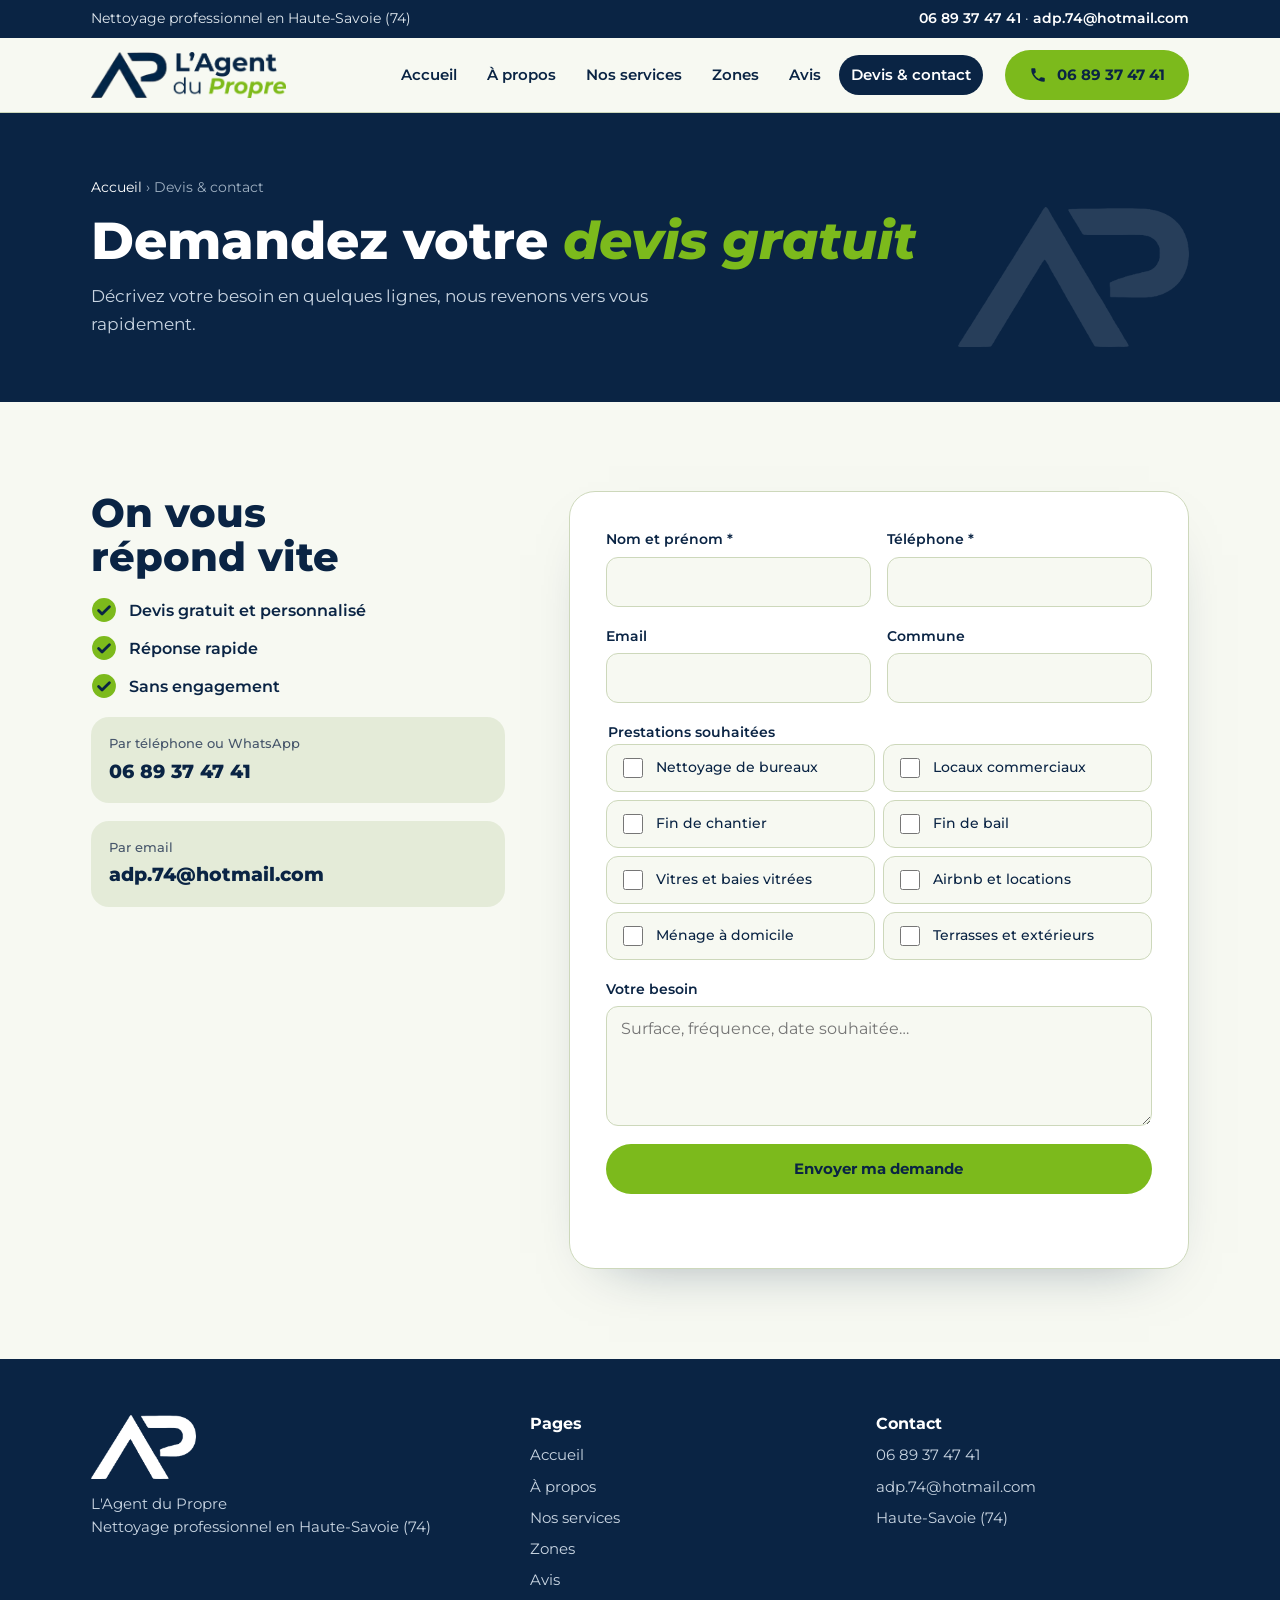
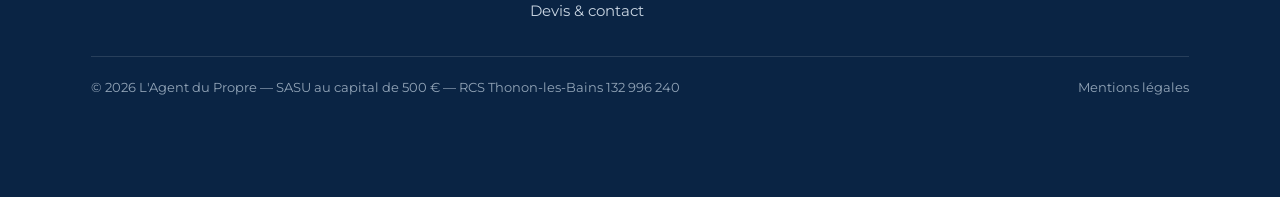
<file: devis.html>
<!DOCTYPE html>
<html lang="fr">
<head>
<meta charset="utf-8">
<meta name="viewport" content="width=device-width, initial-scale=1">
<title>Devis gratuit et contact — L&#x27;Agent du Propre</title>
<meta name="description" content="Demandez votre devis gratuit de nettoyage en Haute-Savoie. Réponse rapide, sans engagement.">
<link rel="icon" href="mark.png">
<link rel="preconnect" href="https://fonts.googleapis.com">
<link rel="preconnect" href="https://fonts.gstatic.com" crossorigin>
<link href="https://fonts.googleapis.com/css2?family=Montserrat:ital,wght@0,400;0,500;0,600;0,700;0,800;1,700;1,800&display=swap" rel="stylesheet">
<link rel="stylesheet" href="style.css?v=3">
</head>
<body data-page="devis.html">
<div id="loader" role="status" aria-label="Chargement du site"><div class="in">
<svg class="lw" viewBox="0 0 400 300" aria-hidden="true">
 <defs>
  <linearGradient id="lg-glass" x1="0" y1="0" x2="1" y2="1"><stop offset="0" stop-color="#f3f9fc"/><stop offset=".55" stop-color="#d9ebf4"/><stop offset="1" stop-color="#b7d6e6"/></linearGradient>
  <linearGradient id="lg-frame" x1="0" y1="0" x2="0" y2="1"><stop offset="0" stop-color="#1b3f6b"/><stop offset="1" stop-color="#0a2444"/></linearGradient>
  <linearGradient id="lg-dirt" x1="0" y1="0" x2="0" y2="1"><stop offset="0" stop-color="#a9ae9b"/><stop offset="1" stop-color="#7f8673"/></linearGradient>
  <filter id="lg-grime" x="0" y="0" width="100%" height="100%"><feTurbulence type="fractalNoise" baseFrequency=".035 .09" numOctaves="3" seed="7"/><feColorMatrix values="0 0 0 0 .3  0 0 0 0 .31  0 0 0 0 .25  0 0 0 1.6 -.55"/><feComposite in2="SourceGraphic" operator="in"/></filter>
  <clipPath id="lg-pane"><rect x="34" y="34" width="332" height="232" rx="6"/></clipPath>
  <mask id="lg-mask" maskUnits="userSpaceOnUse" x="0" y="0" width="400" height="300"><rect width="400" height="300" fill="#fff"/><path id="lg-path" d="M34 62 H366 V112 H34 V162 H366 V212 H34 V250 H366" fill="none" stroke="#000" stroke-width="62" stroke-linecap="butt" stroke-linejoin="miter"/></mask>
 </defs>
 <rect x="18" y="18" width="364" height="264" rx="18" fill="url(#lg-frame)"/>
 <rect x="26" y="26" width="348" height="248" rx="12" fill="#0d2c52"/>
 <g clip-path="url(#lg-pane)">
  <rect x="34" y="34" width="332" height="232" fill="url(#lg-glass)"/>
  <path d="M60 34 L150 34 L60 140Z M175 34 L205 34 L80 266 L50 266Z" fill="#fff" opacity=".45"/>
  <g mask="url(#lg-mask)">
   <rect x="34" y="34" width="332" height="232" fill="url(#lg-dirt)" opacity=".94"/>
   <rect x="34" y="34" width="332" height="232" fill="#000" filter="url(#lg-grime)" opacity="1"/>
   <g fill="#5f6655" opacity=".7"><path d="M90 120 q4 40 2 70 q-3 6 -6 0 q-2 -30 4 -70z"/><path d="M230 90 q3 30 1 60 q-3 5 -5 0 q-1 -30 4 -60z"/><path d="M320 140 q3 34 1 64 q-3 5 -5 0 q-1 -30 4 -64z"/></g>
  </g>
  <g id="lg-spark" opacity="0"><use href="#star" x="96" y="70" width="34" height="34"/><use href="#star" x="276" y="150" width="26" height="26"/><use href="#star" x="180" y="208" width="18" height="18"/></g>
 </g>
 <rect x="34" y="34" width="332" height="232" rx="6" fill="none" stroke="#fff" stroke-opacity=".35" stroke-width="2"/>
 <g id="lg-sq" transform="translate(44 62)">
  <path d="M6 4 L58 74" stroke="#0a2444" stroke-width="10" stroke-linecap="round"/>
  <path d="M6 4 L58 74" stroke="#1b3f6b" stroke-width="4" stroke-linecap="round" opacity=".8"/>
  <rect x="50" y="64" width="20" height="24" rx="6" transform="rotate(-36 60 76)" fill="#7cba1c"/>
  <rect x="-7" y="-32" width="14" height="64" rx="4" fill="#0a2444"/>
  <rect x="-3" y="-34" width="8" height="68" rx="3" fill="#7cba1c"/>
  <rect x="-1" y="-30" width="2" height="60" fill="#fff" opacity=".5"/>
 </g>
</svg>
<p class="lp"><b id="lpct">0</b><span> %</span></p><p class="lt" id="ltxt">Nettoyage en cours…</p>
</div></div>
<script>{const el=document.getElementById('loader');const prev=/claude/.test(location.hostname);const home=document.body.dataset.page==='index.html';
let seen=false;try{seen=sessionStorage.getItem('adp-loader')==='1';if(!prev)sessionStorage.setItem('adp-loader','1')}catch(e){}
if(!home||(!prev&&seen)){el.remove()}else{const path=document.getElementById('lg-path'),sq=document.getElementById('lg-sq'),pc=document.getElementById('lpct'),tx=document.getElementById('ltxt'),sp=document.getElementById('lg-spark');
const L=path.getTotalLength();path.style.strokeDasharray=L;path.style.strokeDashoffset=L;
const t0=performance.now(),MIN=prev?3400:2600,MAX=7000;let loaded=document.readyState==='complete';addEventListener('load',()=>loaded=true);
const ease=k=>k<.5?2*k*k:1-((-2*k+2)**2)/2;
const draw=v=>{const q=v/100,pt=path.getPointAtLength(L*q);path.style.strokeDashoffset=L*(1-q);sq.setAttribute('transform',`translate(${Math.min(Math.max(pt.x,44),356)} ${pt.y})${pt.y>150?' scale(1 -1)':''}`);pc.textContent=Math.round(v)};
const tick=()=>{const e=performance.now()-t0;let k=Math.min(e/MIN,1);if(!loaded)k=Math.min(k,.92);const v=ease(k)*100;draw(v);
if((k>=1&&loaded)||e>MAX){draw(100);tx.textContent='Impeccable !';sp.style.transition='opacity .4s';sp.style.opacity=1;sq.style.transition='opacity .3s';sq.style.opacity=0;setTimeout(()=>{el.classList.add('hide');setTimeout(()=>el.remove(),600)},700)}else requestAnimationFrame(tick)};requestAnimationFrame(tick)}}</script>
<svg width="0" height="0" style="position:absolute" aria-hidden="true"><defs>
 <symbol id="star" viewBox="0 0 20 20"><path d="M10 0C11 7 13 9 20 10 13 11 11 13 10 20 9 13 7 11 0 10 7 9 9 7 10 0Z" fill="#7cba1c"/></symbol>
 <symbol id="phone" viewBox="0 0 24 24"><path fill="currentColor" d="M6.6 10.8a15.1 15.1 0 0 0 6.6 6.6l2.2-2.2c.3-.3.7-.4 1-.2 1.1.4 2.3.6 3.6.6.6 0 1 .4 1 1V20c0 .6-.4 1-1 1A17 17 0 0 1 3 4c0-.6.4-1 1-1h3.5c.6 0 1 .4 1 1 0 1.3.2 2.5.6 3.6.1.3 0 .7-.2 1z"/></symbol>
 <symbol id="check" viewBox="0 0 24 24"><circle cx="12" cy="12" r="11" fill="#7cba1c"/><path d="m7 12.5 3.2 3.2L17 9" stroke="#0a2444" stroke-width="2.6" fill="none" stroke-linecap="round" stroke-linejoin="round"/></symbol>
</defs></svg>
<div class="top"><div class="wrap">
 <span>Nettoyage professionnel en Haute-Savoie (74)</span>
 <span><a href="tel:+33689374741">06 89 37 47 41</a><span class="mail"> · <a href="mailto:adp.74@hotmail.com">adp.74@hotmail.com</a></span></span>
</div></div>
<header>
 <div class="wrap nav">
  <a class="logo" href="index.html" aria-label="L'Agent du Propre, accueil"><img src="logo-h.png" alt="L'Agent du Propre" width="460" height="100"></a>
  <nav id="nav" aria-label="Navigation principale"><a href="index.html">Accueil</a><a href="a-propos.html">À propos</a><a href="services.html">Nos services</a><a href="zones.html">Zones</a><a href="avis.html">Avis</a><a href="devis.html" aria-current=page>Devis & contact</a></nav>
  <a class="btn" href="tel:+33689374741"><svg><use href="#phone"/></svg>06 89 37 47 41</a>
  <button class="menu" id="menu" aria-label="Ouvrir le menu" aria-expanded="false" aria-controls="nav"><svg viewBox="0 0 24 24"><path d="M3 6h18M3 12h18M3 18h18" stroke="currentColor" stroke-width="2.4" stroke-linecap="round"/></svg></button>
 </div>
</header>
<main>
<section class="phead">
 <div class="bubbles" data-bubbles="10"></div>
 <div class="wrap">
  <div class="txt"><p class="crumbs"><a href="index.html">Accueil</a> › Devis & contact</p><h1>Demandez votre <span class="g">devis gratuit</span></h1><p class="lead">Décrivez votre besoin en quelques lignes, nous revenons vers vous rapidement.</p></div>
  <div class="mk" aria-hidden="true"><img src="mark-white.png" alt="" width="330" height="200"></div>
 </div>
</section>
<section class="band devis">
 <div class="wrap">
  <div class="side">
   <h2>On vous répond vite</h2>
   <ul class="ticks"><li><svg><use href="#check"/></svg>Devis gratuit et personnalisé</li><li><svg><use href="#check"/></svg>Réponse rapide</li><li><svg><use href="#check"/></svg>Sans engagement</li></ul>
   <div class="coord"><small>Par téléphone ou WhatsApp</small><a href="tel:+33689374741">06 89 37 47 41</a></div>
   <div class="coord"><small>Par email</small><a href="mailto:adp.74@hotmail.com">adp.74@hotmail.com</a></div>
  </div>
  <form id="f" name="devis" method="POST" action="https://api.web3forms.com/submit">
   <input type="hidden" name="access_key" value="30da904f-33cc-42b9-9380-e98dea509c71">
   <input type="hidden" name="subject" value="Nouvelle demande de devis — L'Agent du Propre">
   <input type="hidden" name="from_name" value="Site L'Agent du Propre">
   <input type="hidden" name="redirect" value="https://lagentdupropre.fr/merci.html">
   <input type="hidden" name="prestations" id="prest" value="">
   <input type="checkbox" name="botcheck" class="hp" tabindex="-1" autocomplete="off" style="display:none">
   <div class="row"><label>Nom et prénom *<input id="nom" name="nom" autocomplete="name" required></label><label>Téléphone *<input id="tel" name="telephone" type="tel" autocomplete="tel" required></label></div>
   <div class="row"><label>Email<input id="email" name="email" type="email" autocomplete="email"></label><label>Commune<input id="ville" name="commune" autocomplete="address-level2" list="villes"></label></div>
   <datalist id="villes"><option value="Annemasse"><option value="Ambilly"><option value="Gaillard"><option value="Ville-la-Grand"><option value="Vétraz-Monthoux"><option value="Étrembières"><option value="Reignier-Ésery"><option value="Bonne"><option value="Collonges-sous-Salève"><option value="Saint-Julien-en-Genevois"><option value="Thonon-les-Bains"><option value="Annecy"></datalist>
   <fieldset><legend>Prestations souhaitées</legend><div class="checks"><label><input type="checkbox" value="Nettoyage de bureaux" id="c-bureaux">Nettoyage de bureaux</label><label><input type="checkbox" value="Locaux commerciaux" id="c-locaux-commerciaux">Locaux commerciaux</label><label><input type="checkbox" value="Fin de chantier" id="c-fin-de-chantier">Fin de chantier</label><label><input type="checkbox" value="Fin de bail" id="c-fin-de-bail">Fin de bail</label><label><input type="checkbox" value="Vitres et baies vitrées" id="c-vitres">Vitres et baies vitrées</label><label><input type="checkbox" value="Airbnb et locations" id="c-airbnb">Airbnb et locations</label><label><input type="checkbox" value="Ménage à domicile" id="c-domicile">Ménage à domicile</label><label><input type="checkbox" value="Terrasses et extérieurs" id="c-terrasses">Terrasses et extérieurs</label></div></fieldset>
   <label>Votre besoin<textarea id="besoin" name="message" placeholder="Surface, fréquence, date souhaitée…"></textarea></label>
   <button class="btn" type="submit">Envoyer ma demande</button>
   <p id="msg" role="status"></p>
  </form>
 </div>
</section>
</main>
<footer>
 <div class="wrap">
  <div><img class="fl" src="mark-white.png" alt="" width="330" height="200"><p>L'Agent du Propre<br>Nettoyage professionnel en Haute-Savoie (74)</p></div>
  <div><h3>Pages</h3><ul><li><a href="index.html">Accueil</a></li><li><a href="a-propos.html">À propos</a></li><li><a href="services.html">Nos services</a></li><li><a href="zones.html">Zones</a></li><li><a href="avis.html">Avis</a></li><li><a href="devis.html">Devis & contact</a></li></ul></div>
  <div><h3>Contact</h3><ul><li><a href="tel:+33689374741">06 89 37 47 41</a></li><li><a href="mailto:adp.74@hotmail.com">adp.74@hotmail.com</a></li><li>Haute-Savoie (74)</li></ul></div>
  <div class="legal"><span>© <span id="y">2026</span> L'Agent du Propre — SASU au capital de 500 € — RCS Thonon-les-Bains 132 996 240</span><a href="mentions-legales.html">Mentions légales</a></div>
 </div>
</footer>
<div class="bar"><a class="btn" href="devis.html">Devis en ligne</a><a class="btn line" href="tel:+33689374741"><svg><use href="#phone"/></svg>06 89 37 47 41</a></div>
<div class="callbox" id="callbox" role="dialog" aria-modal="true" aria-labelledby="cbt" hidden>
 <div class="cbin"><button class="cbx" id="cbx" aria-label="Fermer">×</button>
  <p class="kicker" id="cbt">Appelez-nous</p>
  <a class="cbnum" href="tel:+33689374741">06 89 37 47 41</a>
  <p class="cbtxt" id="cbtxt">Composez ce numéro depuis votre téléphone.</p>
  <div class="cta"><button class="btn" id="cbcopy" type="button">Copier le numéro</button><a class="btn navy" href="devis.html">Demander un devis</a></div>
 </div>
</div>
<script src="avis.js?v=3"></script>
<script src="site.js?v=3"></script>
</body>
</html>
</file>
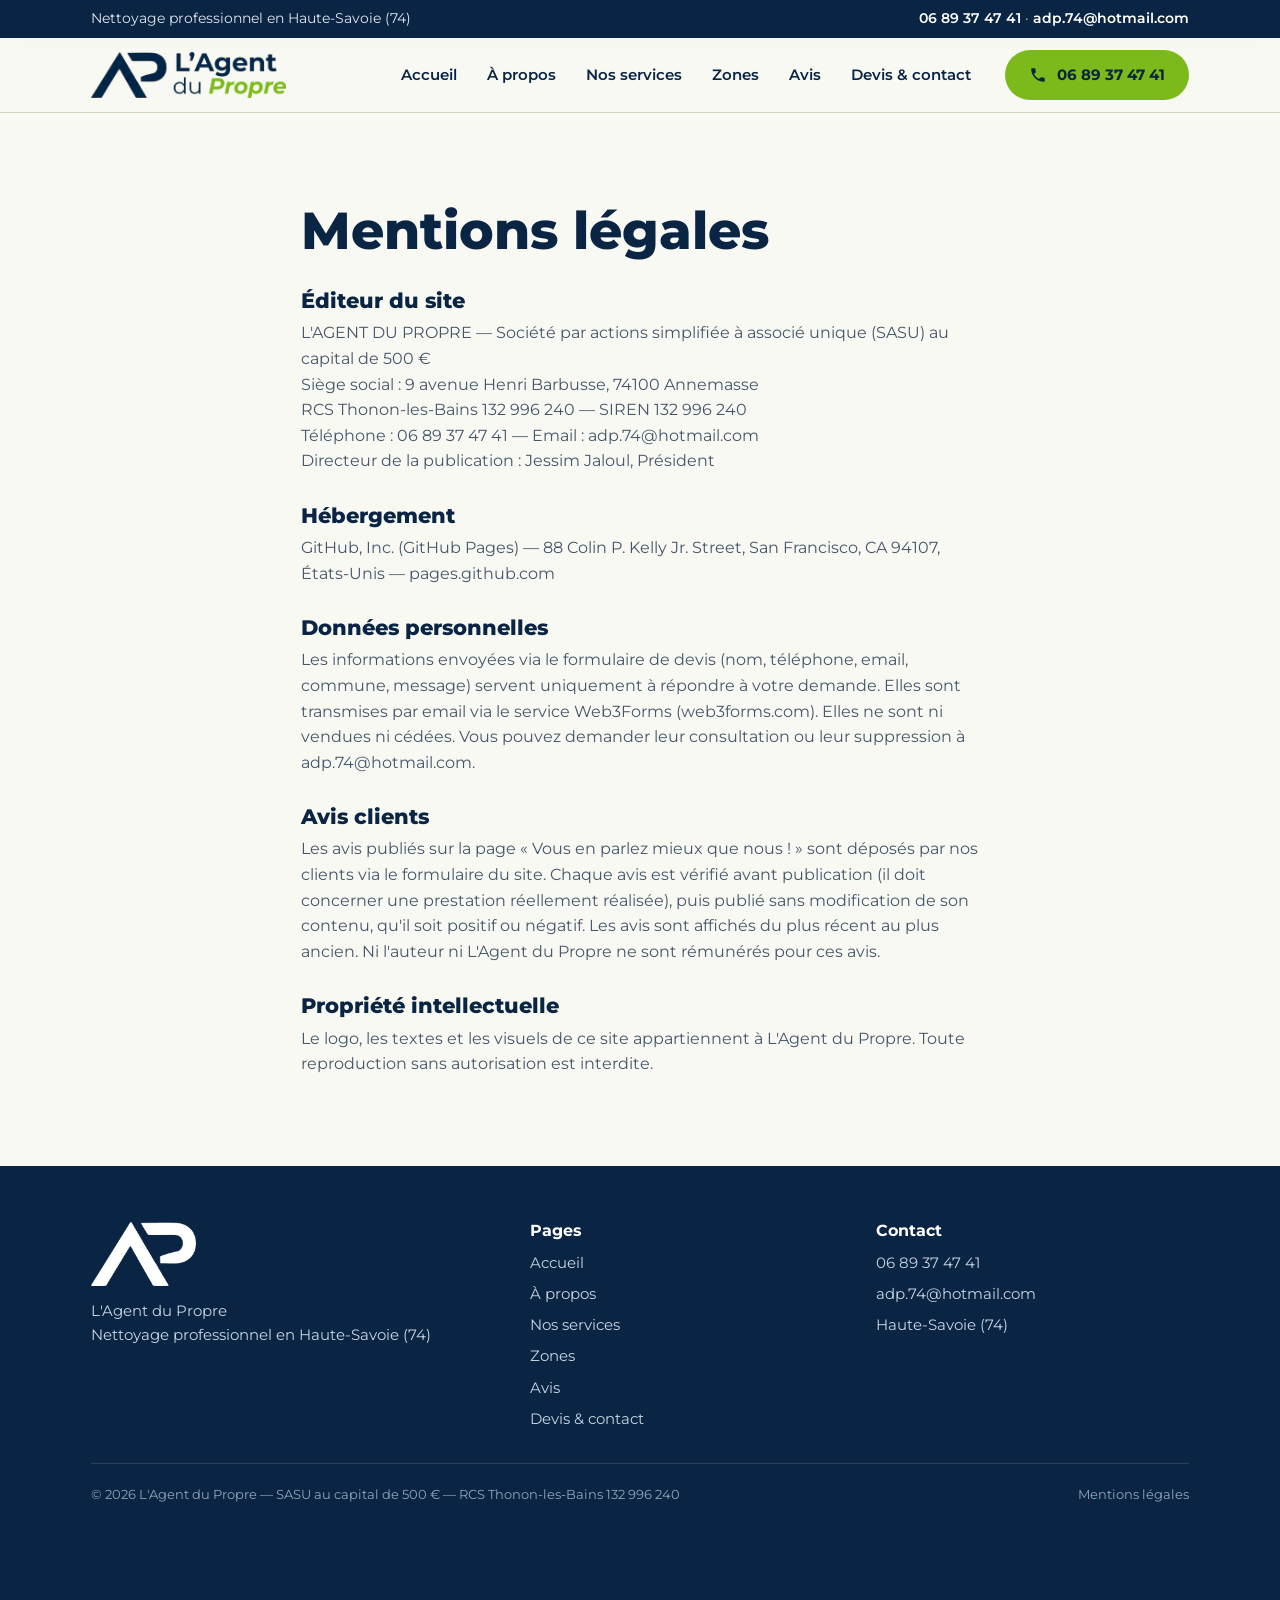
<file: mentions-legales.html>
<!DOCTYPE html>
<html lang="fr">
<head>
<meta charset="utf-8">
<meta name="viewport" content="width=device-width, initial-scale=1">
<title>Mentions légales — L&#x27;Agent du Propre</title>
<meta name="description" content="Mentions légales du site L&#x27;Agent du Propre.">
<link rel="icon" href="mark.png">
<link rel="preconnect" href="https://fonts.googleapis.com">
<link rel="preconnect" href="https://fonts.gstatic.com" crossorigin>
<link href="https://fonts.googleapis.com/css2?family=Montserrat:ital,wght@0,400;0,500;0,600;0,700;0,800;1,700;1,800&display=swap" rel="stylesheet">
<link rel="stylesheet" href="style.css?v=3">
</head>
<body data-page="">
<div id="loader" role="status" aria-label="Chargement du site"><div class="in">
<svg class="lw" viewBox="0 0 400 300" aria-hidden="true">
 <defs>
  <linearGradient id="lg-glass" x1="0" y1="0" x2="1" y2="1"><stop offset="0" stop-color="#f3f9fc"/><stop offset=".55" stop-color="#d9ebf4"/><stop offset="1" stop-color="#b7d6e6"/></linearGradient>
  <linearGradient id="lg-frame" x1="0" y1="0" x2="0" y2="1"><stop offset="0" stop-color="#1b3f6b"/><stop offset="1" stop-color="#0a2444"/></linearGradient>
  <linearGradient id="lg-dirt" x1="0" y1="0" x2="0" y2="1"><stop offset="0" stop-color="#a9ae9b"/><stop offset="1" stop-color="#7f8673"/></linearGradient>
  <filter id="lg-grime" x="0" y="0" width="100%" height="100%"><feTurbulence type="fractalNoise" baseFrequency=".035 .09" numOctaves="3" seed="7"/><feColorMatrix values="0 0 0 0 .3  0 0 0 0 .31  0 0 0 0 .25  0 0 0 1.6 -.55"/><feComposite in2="SourceGraphic" operator="in"/></filter>
  <clipPath id="lg-pane"><rect x="34" y="34" width="332" height="232" rx="6"/></clipPath>
  <mask id="lg-mask" maskUnits="userSpaceOnUse" x="0" y="0" width="400" height="300"><rect width="400" height="300" fill="#fff"/><path id="lg-path" d="M34 62 H366 V112 H34 V162 H366 V212 H34 V250 H366" fill="none" stroke="#000" stroke-width="62" stroke-linecap="butt" stroke-linejoin="miter"/></mask>
 </defs>
 <rect x="18" y="18" width="364" height="264" rx="18" fill="url(#lg-frame)"/>
 <rect x="26" y="26" width="348" height="248" rx="12" fill="#0d2c52"/>
 <g clip-path="url(#lg-pane)">
  <rect x="34" y="34" width="332" height="232" fill="url(#lg-glass)"/>
  <path d="M60 34 L150 34 L60 140Z M175 34 L205 34 L80 266 L50 266Z" fill="#fff" opacity=".45"/>
  <g mask="url(#lg-mask)">
   <rect x="34" y="34" width="332" height="232" fill="url(#lg-dirt)" opacity=".94"/>
   <rect x="34" y="34" width="332" height="232" fill="#000" filter="url(#lg-grime)" opacity="1"/>
   <g fill="#5f6655" opacity=".7"><path d="M90 120 q4 40 2 70 q-3 6 -6 0 q-2 -30 4 -70z"/><path d="M230 90 q3 30 1 60 q-3 5 -5 0 q-1 -30 4 -60z"/><path d="M320 140 q3 34 1 64 q-3 5 -5 0 q-1 -30 4 -64z"/></g>
  </g>
  <g id="lg-spark" opacity="0"><use href="#star" x="96" y="70" width="34" height="34"/><use href="#star" x="276" y="150" width="26" height="26"/><use href="#star" x="180" y="208" width="18" height="18"/></g>
 </g>
 <rect x="34" y="34" width="332" height="232" rx="6" fill="none" stroke="#fff" stroke-opacity=".35" stroke-width="2"/>
 <g id="lg-sq" transform="translate(44 62)">
  <path d="M6 4 L58 74" stroke="#0a2444" stroke-width="10" stroke-linecap="round"/>
  <path d="M6 4 L58 74" stroke="#1b3f6b" stroke-width="4" stroke-linecap="round" opacity=".8"/>
  <rect x="50" y="64" width="20" height="24" rx="6" transform="rotate(-36 60 76)" fill="#7cba1c"/>
  <rect x="-7" y="-32" width="14" height="64" rx="4" fill="#0a2444"/>
  <rect x="-3" y="-34" width="8" height="68" rx="3" fill="#7cba1c"/>
  <rect x="-1" y="-30" width="2" height="60" fill="#fff" opacity=".5"/>
 </g>
</svg>
<p class="lp"><b id="lpct">0</b><span> %</span></p><p class="lt" id="ltxt">Nettoyage en cours…</p>
</div></div>
<script>{const el=document.getElementById('loader');const prev=/claude/.test(location.hostname);const home=document.body.dataset.page==='index.html';
let seen=false;try{seen=sessionStorage.getItem('adp-loader')==='1';if(!prev)sessionStorage.setItem('adp-loader','1')}catch(e){}
if(!home||(!prev&&seen)){el.remove()}else{const path=document.getElementById('lg-path'),sq=document.getElementById('lg-sq'),pc=document.getElementById('lpct'),tx=document.getElementById('ltxt'),sp=document.getElementById('lg-spark');
const L=path.getTotalLength();path.style.strokeDasharray=L;path.style.strokeDashoffset=L;
const t0=performance.now(),MIN=prev?3400:2600,MAX=7000;let loaded=document.readyState==='complete';addEventListener('load',()=>loaded=true);
const ease=k=>k<.5?2*k*k:1-((-2*k+2)**2)/2;
const draw=v=>{const q=v/100,pt=path.getPointAtLength(L*q);path.style.strokeDashoffset=L*(1-q);sq.setAttribute('transform',`translate(${Math.min(Math.max(pt.x,44),356)} ${pt.y})${pt.y>150?' scale(1 -1)':''}`);pc.textContent=Math.round(v)};
const tick=()=>{const e=performance.now()-t0;let k=Math.min(e/MIN,1);if(!loaded)k=Math.min(k,.92);const v=ease(k)*100;draw(v);
if((k>=1&&loaded)||e>MAX){draw(100);tx.textContent='Impeccable !';sp.style.transition='opacity .4s';sp.style.opacity=1;sq.style.transition='opacity .3s';sq.style.opacity=0;setTimeout(()=>{el.classList.add('hide');setTimeout(()=>el.remove(),600)},700)}else requestAnimationFrame(tick)};requestAnimationFrame(tick)}}</script>
<svg width="0" height="0" style="position:absolute" aria-hidden="true"><defs>
 <symbol id="star" viewBox="0 0 20 20"><path d="M10 0C11 7 13 9 20 10 13 11 11 13 10 20 9 13 7 11 0 10 7 9 9 7 10 0Z" fill="#7cba1c"/></symbol>
 <symbol id="phone" viewBox="0 0 24 24"><path fill="currentColor" d="M6.6 10.8a15.1 15.1 0 0 0 6.6 6.6l2.2-2.2c.3-.3.7-.4 1-.2 1.1.4 2.3.6 3.6.6.6 0 1 .4 1 1V20c0 .6-.4 1-1 1A17 17 0 0 1 3 4c0-.6.4-1 1-1h3.5c.6 0 1 .4 1 1 0 1.3.2 2.5.6 3.6.1.3 0 .7-.2 1z"/></symbol>
 <symbol id="check" viewBox="0 0 24 24"><circle cx="12" cy="12" r="11" fill="#7cba1c"/><path d="m7 12.5 3.2 3.2L17 9" stroke="#0a2444" stroke-width="2.6" fill="none" stroke-linecap="round" stroke-linejoin="round"/></symbol>
</defs></svg>
<div class="top"><div class="wrap">
 <span>Nettoyage professionnel en Haute-Savoie (74)</span>
 <span><a href="tel:+33689374741">06 89 37 47 41</a><span class="mail"> · <a href="mailto:adp.74@hotmail.com">adp.74@hotmail.com</a></span></span>
</div></div>
<header>
 <div class="wrap nav">
  <a class="logo" href="index.html" aria-label="L'Agent du Propre, accueil"><img src="logo-h.png" alt="L'Agent du Propre" width="460" height="100"></a>
  <nav id="nav" aria-label="Navigation principale"><a href="index.html">Accueil</a><a href="a-propos.html">À propos</a><a href="services.html">Nos services</a><a href="zones.html">Zones</a><a href="avis.html">Avis</a><a href="devis.html">Devis & contact</a></nav>
  <a class="btn" href="tel:+33689374741"><svg><use href="#phone"/></svg>06 89 37 47 41</a>
  <button class="menu" id="menu" aria-label="Ouvrir le menu" aria-expanded="false" aria-controls="nav"><svg viewBox="0 0 24 24"><path d="M3 6h18M3 12h18M3 18h18" stroke="currentColor" stroke-width="2.4" stroke-linecap="round"/></svg></button>
 </div>
</header>
<main>
<section class="band"><div class="wrap simple">
 <h1>Mentions légales</h1>
 <h2>Éditeur du site</h2><p>L'AGENT DU PROPRE — Société par actions simplifiée à associé unique (SASU) au capital de 500 €<br>Siège social : 9 avenue Henri Barbusse, 74100 Annemasse<br>RCS Thonon-les-Bains 132 996 240 — SIREN 132 996 240<br>Téléphone : 06 89 37 47 41 — Email : adp.74@hotmail.com<br>Directeur de la publication : Jessim Jaloul, Président</p>
 <h2>Hébergement</h2><p>GitHub, Inc. (GitHub Pages) — 88 Colin P. Kelly Jr. Street, San Francisco, CA 94107, États-Unis — pages.github.com</p>
 <h2>Données personnelles</h2><p>Les informations envoyées via le formulaire de devis (nom, téléphone, email, commune, message) servent uniquement à répondre à votre demande. Elles sont transmises par email via le service Web3Forms (web3forms.com). Elles ne sont ni vendues ni cédées. Vous pouvez demander leur consultation ou leur suppression à adp.74@hotmail.com.</p>
 <h2 id="avis">Avis clients</h2><p>Les avis publiés sur la page « Vous en parlez mieux que nous ! » sont déposés par nos clients via le formulaire du site. Chaque avis est vérifié avant publication (il doit concerner une prestation réellement réalisée), puis publié sans modification de son contenu, qu'il soit positif ou négatif. Les avis sont affichés du plus récent au plus ancien. Ni l'auteur ni L'Agent du Propre ne sont rémunérés pour ces avis.</p>
 <h2>Propriété intellectuelle</h2><p>Le logo, les textes et les visuels de ce site appartiennent à L'Agent du Propre. Toute reproduction sans autorisation est interdite.</p>
</div></section>
</main>
<footer>
 <div class="wrap">
  <div><img class="fl" src="mark-white.png" alt="" width="330" height="200"><p>L'Agent du Propre<br>Nettoyage professionnel en Haute-Savoie (74)</p></div>
  <div><h3>Pages</h3><ul><li><a href="index.html">Accueil</a></li><li><a href="a-propos.html">À propos</a></li><li><a href="services.html">Nos services</a></li><li><a href="zones.html">Zones</a></li><li><a href="avis.html">Avis</a></li><li><a href="devis.html">Devis & contact</a></li></ul></div>
  <div><h3>Contact</h3><ul><li><a href="tel:+33689374741">06 89 37 47 41</a></li><li><a href="mailto:adp.74@hotmail.com">adp.74@hotmail.com</a></li><li>Haute-Savoie (74)</li></ul></div>
  <div class="legal"><span>© <span id="y">2026</span> L'Agent du Propre — SASU au capital de 500 € — RCS Thonon-les-Bains 132 996 240</span><a href="mentions-legales.html">Mentions légales</a></div>
 </div>
</footer>
<div class="bar"><a class="btn" href="devis.html">Devis en ligne</a><a class="btn line" href="tel:+33689374741"><svg><use href="#phone"/></svg>06 89 37 47 41</a></div>
<div class="callbox" id="callbox" role="dialog" aria-modal="true" aria-labelledby="cbt" hidden>
 <div class="cbin"><button class="cbx" id="cbx" aria-label="Fermer">×</button>
  <p class="kicker" id="cbt">Appelez-nous</p>
  <a class="cbnum" href="tel:+33689374741">06 89 37 47 41</a>
  <p class="cbtxt" id="cbtxt">Composez ce numéro depuis votre téléphone.</p>
  <div class="cta"><button class="btn" id="cbcopy" type="button">Copier le numéro</button><a class="btn navy" href="devis.html">Demander un devis</a></div>
 </div>
</div>
<script src="avis.js?v=3"></script>
<script src="site.js?v=3"></script>
</body>
</html>
</file>
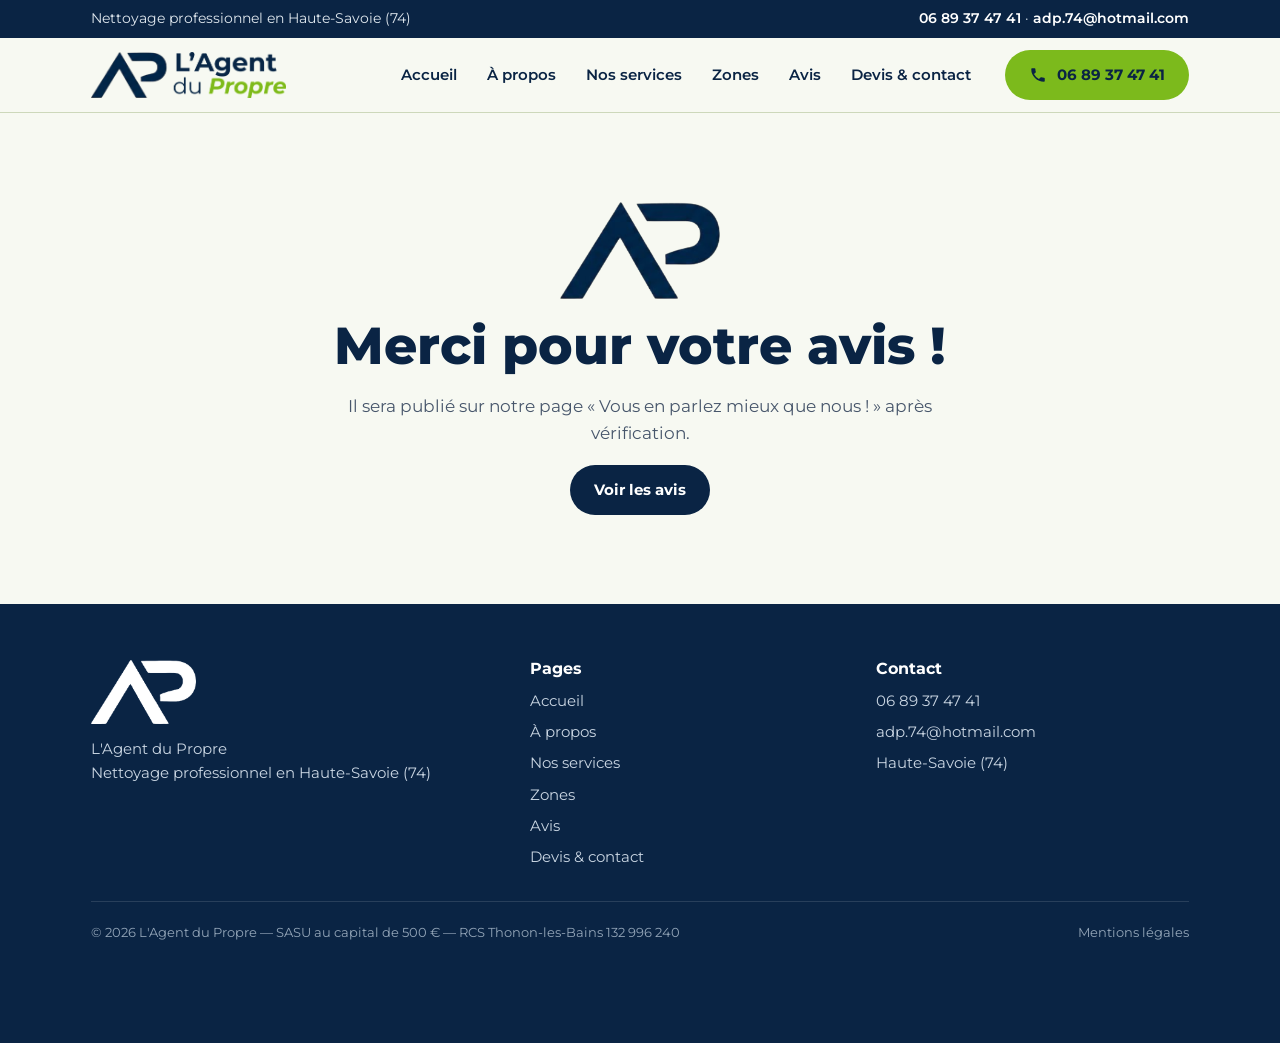
<file: merci-avis.html>
<!DOCTYPE html>
<html lang="fr">
<head>
<meta charset="utf-8">
<meta name="viewport" content="width=device-width, initial-scale=1">
<title>Merci pour votre avis — L&#x27;Agent du Propre</title>
<meta name="description" content="Votre avis a bien été envoyé.">
<link rel="icon" href="mark.png">
<link rel="preconnect" href="https://fonts.googleapis.com">
<link rel="preconnect" href="https://fonts.gstatic.com" crossorigin>
<link href="https://fonts.googleapis.com/css2?family=Montserrat:ital,wght@0,400;0,500;0,600;0,700;0,800;1,700;1,800&display=swap" rel="stylesheet">
<link rel="stylesheet" href="style.css?v=3">
</head>
<body data-page="">
<div id="loader" role="status" aria-label="Chargement du site"><div class="in">
<svg class="lw" viewBox="0 0 400 300" aria-hidden="true">
 <defs>
  <linearGradient id="lg-glass" x1="0" y1="0" x2="1" y2="1"><stop offset="0" stop-color="#f3f9fc"/><stop offset=".55" stop-color="#d9ebf4"/><stop offset="1" stop-color="#b7d6e6"/></linearGradient>
  <linearGradient id="lg-frame" x1="0" y1="0" x2="0" y2="1"><stop offset="0" stop-color="#1b3f6b"/><stop offset="1" stop-color="#0a2444"/></linearGradient>
  <linearGradient id="lg-dirt" x1="0" y1="0" x2="0" y2="1"><stop offset="0" stop-color="#a9ae9b"/><stop offset="1" stop-color="#7f8673"/></linearGradient>
  <filter id="lg-grime" x="0" y="0" width="100%" height="100%"><feTurbulence type="fractalNoise" baseFrequency=".035 .09" numOctaves="3" seed="7"/><feColorMatrix values="0 0 0 0 .3  0 0 0 0 .31  0 0 0 0 .25  0 0 0 1.6 -.55"/><feComposite in2="SourceGraphic" operator="in"/></filter>
  <clipPath id="lg-pane"><rect x="34" y="34" width="332" height="232" rx="6"/></clipPath>
  <mask id="lg-mask" maskUnits="userSpaceOnUse" x="0" y="0" width="400" height="300"><rect width="400" height="300" fill="#fff"/><path id="lg-path" d="M34 62 H366 V112 H34 V162 H366 V212 H34 V250 H366" fill="none" stroke="#000" stroke-width="62" stroke-linecap="butt" stroke-linejoin="miter"/></mask>
 </defs>
 <rect x="18" y="18" width="364" height="264" rx="18" fill="url(#lg-frame)"/>
 <rect x="26" y="26" width="348" height="248" rx="12" fill="#0d2c52"/>
 <g clip-path="url(#lg-pane)">
  <rect x="34" y="34" width="332" height="232" fill="url(#lg-glass)"/>
  <path d="M60 34 L150 34 L60 140Z M175 34 L205 34 L80 266 L50 266Z" fill="#fff" opacity=".45"/>
  <g mask="url(#lg-mask)">
   <rect x="34" y="34" width="332" height="232" fill="url(#lg-dirt)" opacity=".94"/>
   <rect x="34" y="34" width="332" height="232" fill="#000" filter="url(#lg-grime)" opacity="1"/>
   <g fill="#5f6655" opacity=".7"><path d="M90 120 q4 40 2 70 q-3 6 -6 0 q-2 -30 4 -70z"/><path d="M230 90 q3 30 1 60 q-3 5 -5 0 q-1 -30 4 -60z"/><path d="M320 140 q3 34 1 64 q-3 5 -5 0 q-1 -30 4 -64z"/></g>
  </g>
  <g id="lg-spark" opacity="0"><use href="#star" x="96" y="70" width="34" height="34"/><use href="#star" x="276" y="150" width="26" height="26"/><use href="#star" x="180" y="208" width="18" height="18"/></g>
 </g>
 <rect x="34" y="34" width="332" height="232" rx="6" fill="none" stroke="#fff" stroke-opacity=".35" stroke-width="2"/>
 <g id="lg-sq" transform="translate(44 62)">
  <path d="M6 4 L58 74" stroke="#0a2444" stroke-width="10" stroke-linecap="round"/>
  <path d="M6 4 L58 74" stroke="#1b3f6b" stroke-width="4" stroke-linecap="round" opacity=".8"/>
  <rect x="50" y="64" width="20" height="24" rx="6" transform="rotate(-36 60 76)" fill="#7cba1c"/>
  <rect x="-7" y="-32" width="14" height="64" rx="4" fill="#0a2444"/>
  <rect x="-3" y="-34" width="8" height="68" rx="3" fill="#7cba1c"/>
  <rect x="-1" y="-30" width="2" height="60" fill="#fff" opacity=".5"/>
 </g>
</svg>
<p class="lp"><b id="lpct">0</b><span> %</span></p><p class="lt" id="ltxt">Nettoyage en cours…</p>
</div></div>
<script>{const el=document.getElementById('loader');const prev=/claude/.test(location.hostname);const home=document.body.dataset.page==='index.html';
let seen=false;try{seen=sessionStorage.getItem('adp-loader')==='1';if(!prev)sessionStorage.setItem('adp-loader','1')}catch(e){}
if(!home||(!prev&&seen)){el.remove()}else{const path=document.getElementById('lg-path'),sq=document.getElementById('lg-sq'),pc=document.getElementById('lpct'),tx=document.getElementById('ltxt'),sp=document.getElementById('lg-spark');
const L=path.getTotalLength();path.style.strokeDasharray=L;path.style.strokeDashoffset=L;
const t0=performance.now(),MIN=prev?3400:2600,MAX=7000;let loaded=document.readyState==='complete';addEventListener('load',()=>loaded=true);
const ease=k=>k<.5?2*k*k:1-((-2*k+2)**2)/2;
const draw=v=>{const q=v/100,pt=path.getPointAtLength(L*q);path.style.strokeDashoffset=L*(1-q);sq.setAttribute('transform',`translate(${Math.min(Math.max(pt.x,44),356)} ${pt.y})${pt.y>150?' scale(1 -1)':''}`);pc.textContent=Math.round(v)};
const tick=()=>{const e=performance.now()-t0;let k=Math.min(e/MIN,1);if(!loaded)k=Math.min(k,.92);const v=ease(k)*100;draw(v);
if((k>=1&&loaded)||e>MAX){draw(100);tx.textContent='Impeccable !';sp.style.transition='opacity .4s';sp.style.opacity=1;sq.style.transition='opacity .3s';sq.style.opacity=0;setTimeout(()=>{el.classList.add('hide');setTimeout(()=>el.remove(),600)},700)}else requestAnimationFrame(tick)};requestAnimationFrame(tick)}}</script>
<svg width="0" height="0" style="position:absolute" aria-hidden="true"><defs>
 <symbol id="star" viewBox="0 0 20 20"><path d="M10 0C11 7 13 9 20 10 13 11 11 13 10 20 9 13 7 11 0 10 7 9 9 7 10 0Z" fill="#7cba1c"/></symbol>
 <symbol id="phone" viewBox="0 0 24 24"><path fill="currentColor" d="M6.6 10.8a15.1 15.1 0 0 0 6.6 6.6l2.2-2.2c.3-.3.7-.4 1-.2 1.1.4 2.3.6 3.6.6.6 0 1 .4 1 1V20c0 .6-.4 1-1 1A17 17 0 0 1 3 4c0-.6.4-1 1-1h3.5c.6 0 1 .4 1 1 0 1.3.2 2.5.6 3.6.1.3 0 .7-.2 1z"/></symbol>
 <symbol id="check" viewBox="0 0 24 24"><circle cx="12" cy="12" r="11" fill="#7cba1c"/><path d="m7 12.5 3.2 3.2L17 9" stroke="#0a2444" stroke-width="2.6" fill="none" stroke-linecap="round" stroke-linejoin="round"/></symbol>
</defs></svg>
<div class="top"><div class="wrap">
 <span>Nettoyage professionnel en Haute-Savoie (74)</span>
 <span><a href="tel:+33689374741">06 89 37 47 41</a><span class="mail"> · <a href="mailto:adp.74@hotmail.com">adp.74@hotmail.com</a></span></span>
</div></div>
<header>
 <div class="wrap nav">
  <a class="logo" href="index.html" aria-label="L'Agent du Propre, accueil"><img src="logo-h.png" alt="L'Agent du Propre" width="460" height="100"></a>
  <nav id="nav" aria-label="Navigation principale"><a href="index.html">Accueil</a><a href="a-propos.html">À propos</a><a href="services.html">Nos services</a><a href="zones.html">Zones</a><a href="avis.html">Avis</a><a href="devis.html">Devis & contact</a></nav>
  <a class="btn" href="tel:+33689374741"><svg><use href="#phone"/></svg>06 89 37 47 41</a>
  <button class="menu" id="menu" aria-label="Ouvrir le menu" aria-expanded="false" aria-controls="nav"><svg viewBox="0 0 24 24"><path d="M3 6h18M3 12h18M3 18h18" stroke="currentColor" stroke-width="2.4" stroke-linecap="round"/></svg></button>
 </div>
</header>
<main>
<section class="band"><div class="wrap center">
 <img src="mark.png" alt="" width="527" height="320" style="width:min(160px,40vw)"><h1>Merci pour votre avis !</h1>
 <p class="lead">Il sera publié sur notre page « Vous en parlez mieux que nous ! » après vérification.</p>
 <a class="btn navy" href="avis.html">Voir les avis</a></div></section>
</main>
<footer>
 <div class="wrap">
  <div><img class="fl" src="mark-white.png" alt="" width="330" height="200"><p>L'Agent du Propre<br>Nettoyage professionnel en Haute-Savoie (74)</p></div>
  <div><h3>Pages</h3><ul><li><a href="index.html">Accueil</a></li><li><a href="a-propos.html">À propos</a></li><li><a href="services.html">Nos services</a></li><li><a href="zones.html">Zones</a></li><li><a href="avis.html">Avis</a></li><li><a href="devis.html">Devis & contact</a></li></ul></div>
  <div><h3>Contact</h3><ul><li><a href="tel:+33689374741">06 89 37 47 41</a></li><li><a href="mailto:adp.74@hotmail.com">adp.74@hotmail.com</a></li><li>Haute-Savoie (74)</li></ul></div>
  <div class="legal"><span>© <span id="y">2026</span> L'Agent du Propre — SASU au capital de 500 € — RCS Thonon-les-Bains 132 996 240</span><a href="mentions-legales.html">Mentions légales</a></div>
 </div>
</footer>
<div class="bar"><a class="btn" href="devis.html">Devis en ligne</a><a class="btn line" href="tel:+33689374741"><svg><use href="#phone"/></svg>06 89 37 47 41</a></div>
<div class="callbox" id="callbox" role="dialog" aria-modal="true" aria-labelledby="cbt" hidden>
 <div class="cbin"><button class="cbx" id="cbx" aria-label="Fermer">×</button>
  <p class="kicker" id="cbt">Appelez-nous</p>
  <a class="cbnum" href="tel:+33689374741">06 89 37 47 41</a>
  <p class="cbtxt" id="cbtxt">Composez ce numéro depuis votre téléphone.</p>
  <div class="cta"><button class="btn" id="cbcopy" type="button">Copier le numéro</button><a class="btn navy" href="devis.html">Demander un devis</a></div>
 </div>
</div>
<script src="avis.js?v=3"></script>
<script src="site.js?v=3"></script>
</body>
</html>
</file>
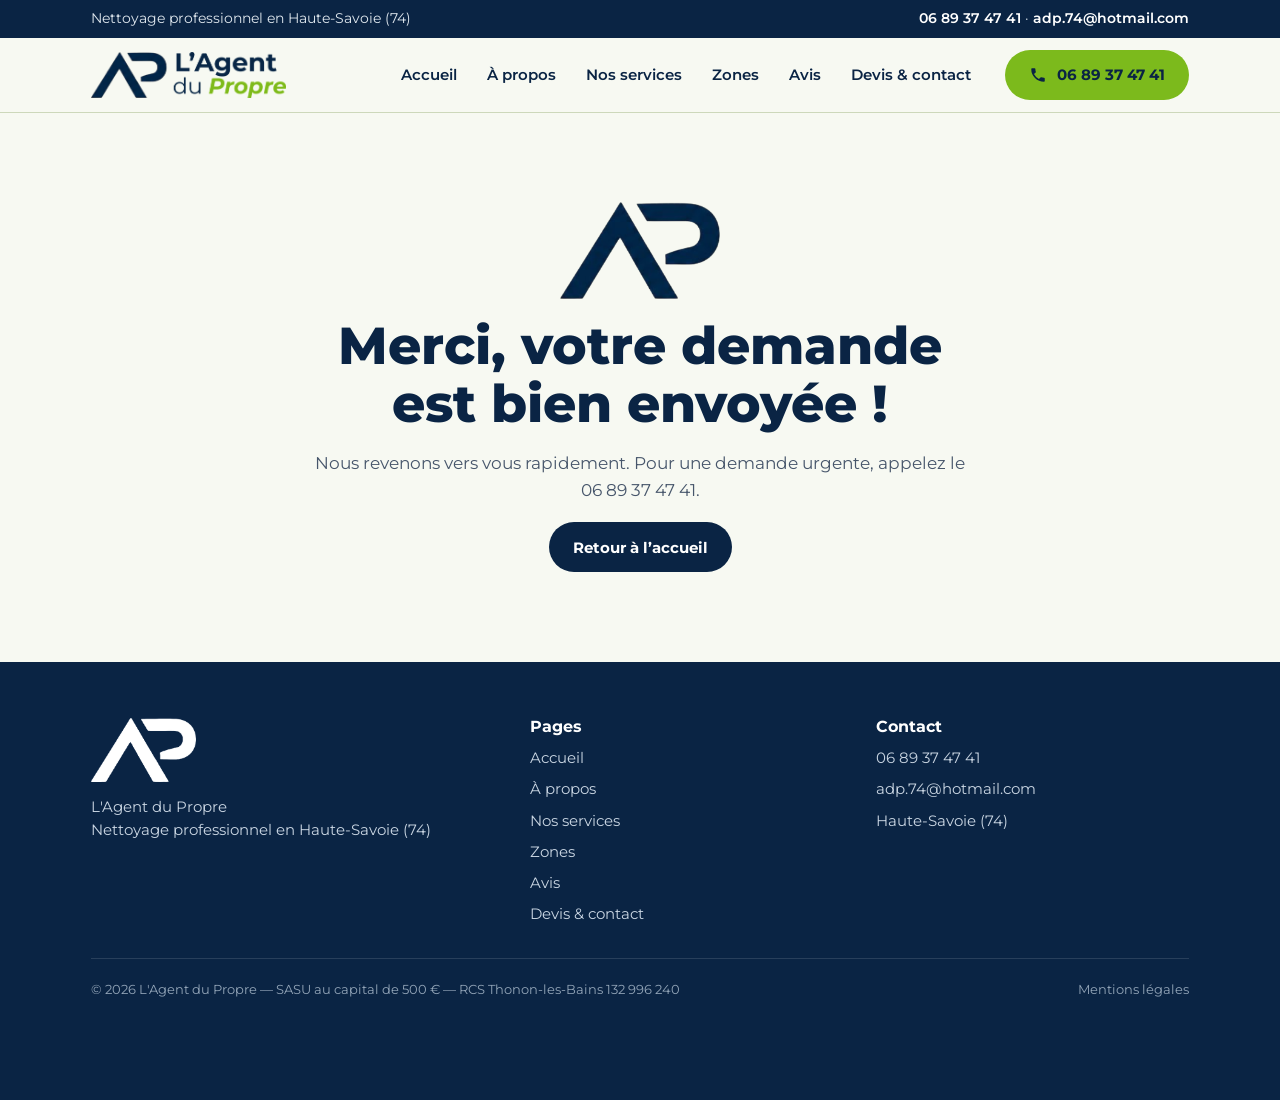
<file: merci.html>
<!DOCTYPE html>
<html lang="fr">
<head>
<meta charset="utf-8">
<meta name="viewport" content="width=device-width, initial-scale=1">
<title>Merci — L&#x27;Agent du Propre</title>
<meta name="description" content="Votre demande de devis a bien été envoyée.">
<link rel="icon" href="mark.png">
<link rel="preconnect" href="https://fonts.googleapis.com">
<link rel="preconnect" href="https://fonts.gstatic.com" crossorigin>
<link href="https://fonts.googleapis.com/css2?family=Montserrat:ital,wght@0,400;0,500;0,600;0,700;0,800;1,700;1,800&display=swap" rel="stylesheet">
<link rel="stylesheet" href="style.css?v=3">
</head>
<body data-page="">
<div id="loader" role="status" aria-label="Chargement du site"><div class="in">
<svg class="lw" viewBox="0 0 400 300" aria-hidden="true">
 <defs>
  <linearGradient id="lg-glass" x1="0" y1="0" x2="1" y2="1"><stop offset="0" stop-color="#f3f9fc"/><stop offset=".55" stop-color="#d9ebf4"/><stop offset="1" stop-color="#b7d6e6"/></linearGradient>
  <linearGradient id="lg-frame" x1="0" y1="0" x2="0" y2="1"><stop offset="0" stop-color="#1b3f6b"/><stop offset="1" stop-color="#0a2444"/></linearGradient>
  <linearGradient id="lg-dirt" x1="0" y1="0" x2="0" y2="1"><stop offset="0" stop-color="#a9ae9b"/><stop offset="1" stop-color="#7f8673"/></linearGradient>
  <filter id="lg-grime" x="0" y="0" width="100%" height="100%"><feTurbulence type="fractalNoise" baseFrequency=".035 .09" numOctaves="3" seed="7"/><feColorMatrix values="0 0 0 0 .3  0 0 0 0 .31  0 0 0 0 .25  0 0 0 1.6 -.55"/><feComposite in2="SourceGraphic" operator="in"/></filter>
  <clipPath id="lg-pane"><rect x="34" y="34" width="332" height="232" rx="6"/></clipPath>
  <mask id="lg-mask" maskUnits="userSpaceOnUse" x="0" y="0" width="400" height="300"><rect width="400" height="300" fill="#fff"/><path id="lg-path" d="M34 62 H366 V112 H34 V162 H366 V212 H34 V250 H366" fill="none" stroke="#000" stroke-width="62" stroke-linecap="butt" stroke-linejoin="miter"/></mask>
 </defs>
 <rect x="18" y="18" width="364" height="264" rx="18" fill="url(#lg-frame)"/>
 <rect x="26" y="26" width="348" height="248" rx="12" fill="#0d2c52"/>
 <g clip-path="url(#lg-pane)">
  <rect x="34" y="34" width="332" height="232" fill="url(#lg-glass)"/>
  <path d="M60 34 L150 34 L60 140Z M175 34 L205 34 L80 266 L50 266Z" fill="#fff" opacity=".45"/>
  <g mask="url(#lg-mask)">
   <rect x="34" y="34" width="332" height="232" fill="url(#lg-dirt)" opacity=".94"/>
   <rect x="34" y="34" width="332" height="232" fill="#000" filter="url(#lg-grime)" opacity="1"/>
   <g fill="#5f6655" opacity=".7"><path d="M90 120 q4 40 2 70 q-3 6 -6 0 q-2 -30 4 -70z"/><path d="M230 90 q3 30 1 60 q-3 5 -5 0 q-1 -30 4 -60z"/><path d="M320 140 q3 34 1 64 q-3 5 -5 0 q-1 -30 4 -64z"/></g>
  </g>
  <g id="lg-spark" opacity="0"><use href="#star" x="96" y="70" width="34" height="34"/><use href="#star" x="276" y="150" width="26" height="26"/><use href="#star" x="180" y="208" width="18" height="18"/></g>
 </g>
 <rect x="34" y="34" width="332" height="232" rx="6" fill="none" stroke="#fff" stroke-opacity=".35" stroke-width="2"/>
 <g id="lg-sq" transform="translate(44 62)">
  <path d="M6 4 L58 74" stroke="#0a2444" stroke-width="10" stroke-linecap="round"/>
  <path d="M6 4 L58 74" stroke="#1b3f6b" stroke-width="4" stroke-linecap="round" opacity=".8"/>
  <rect x="50" y="64" width="20" height="24" rx="6" transform="rotate(-36 60 76)" fill="#7cba1c"/>
  <rect x="-7" y="-32" width="14" height="64" rx="4" fill="#0a2444"/>
  <rect x="-3" y="-34" width="8" height="68" rx="3" fill="#7cba1c"/>
  <rect x="-1" y="-30" width="2" height="60" fill="#fff" opacity=".5"/>
 </g>
</svg>
<p class="lp"><b id="lpct">0</b><span> %</span></p><p class="lt" id="ltxt">Nettoyage en cours…</p>
</div></div>
<script>{const el=document.getElementById('loader');const prev=/claude/.test(location.hostname);const home=document.body.dataset.page==='index.html';
let seen=false;try{seen=sessionStorage.getItem('adp-loader')==='1';if(!prev)sessionStorage.setItem('adp-loader','1')}catch(e){}
if(!home||(!prev&&seen)){el.remove()}else{const path=document.getElementById('lg-path'),sq=document.getElementById('lg-sq'),pc=document.getElementById('lpct'),tx=document.getElementById('ltxt'),sp=document.getElementById('lg-spark');
const L=path.getTotalLength();path.style.strokeDasharray=L;path.style.strokeDashoffset=L;
const t0=performance.now(),MIN=prev?3400:2600,MAX=7000;let loaded=document.readyState==='complete';addEventListener('load',()=>loaded=true);
const ease=k=>k<.5?2*k*k:1-((-2*k+2)**2)/2;
const draw=v=>{const q=v/100,pt=path.getPointAtLength(L*q);path.style.strokeDashoffset=L*(1-q);sq.setAttribute('transform',`translate(${Math.min(Math.max(pt.x,44),356)} ${pt.y})${pt.y>150?' scale(1 -1)':''}`);pc.textContent=Math.round(v)};
const tick=()=>{const e=performance.now()-t0;let k=Math.min(e/MIN,1);if(!loaded)k=Math.min(k,.92);const v=ease(k)*100;draw(v);
if((k>=1&&loaded)||e>MAX){draw(100);tx.textContent='Impeccable !';sp.style.transition='opacity .4s';sp.style.opacity=1;sq.style.transition='opacity .3s';sq.style.opacity=0;setTimeout(()=>{el.classList.add('hide');setTimeout(()=>el.remove(),600)},700)}else requestAnimationFrame(tick)};requestAnimationFrame(tick)}}</script>
<svg width="0" height="0" style="position:absolute" aria-hidden="true"><defs>
 <symbol id="star" viewBox="0 0 20 20"><path d="M10 0C11 7 13 9 20 10 13 11 11 13 10 20 9 13 7 11 0 10 7 9 9 7 10 0Z" fill="#7cba1c"/></symbol>
 <symbol id="phone" viewBox="0 0 24 24"><path fill="currentColor" d="M6.6 10.8a15.1 15.1 0 0 0 6.6 6.6l2.2-2.2c.3-.3.7-.4 1-.2 1.1.4 2.3.6 3.6.6.6 0 1 .4 1 1V20c0 .6-.4 1-1 1A17 17 0 0 1 3 4c0-.6.4-1 1-1h3.5c.6 0 1 .4 1 1 0 1.3.2 2.5.6 3.6.1.3 0 .7-.2 1z"/></symbol>
 <symbol id="check" viewBox="0 0 24 24"><circle cx="12" cy="12" r="11" fill="#7cba1c"/><path d="m7 12.5 3.2 3.2L17 9" stroke="#0a2444" stroke-width="2.6" fill="none" stroke-linecap="round" stroke-linejoin="round"/></symbol>
</defs></svg>
<div class="top"><div class="wrap">
 <span>Nettoyage professionnel en Haute-Savoie (74)</span>
 <span><a href="tel:+33689374741">06 89 37 47 41</a><span class="mail"> · <a href="mailto:adp.74@hotmail.com">adp.74@hotmail.com</a></span></span>
</div></div>
<header>
 <div class="wrap nav">
  <a class="logo" href="index.html" aria-label="L'Agent du Propre, accueil"><img src="logo-h.png" alt="L'Agent du Propre" width="460" height="100"></a>
  <nav id="nav" aria-label="Navigation principale"><a href="index.html">Accueil</a><a href="a-propos.html">À propos</a><a href="services.html">Nos services</a><a href="zones.html">Zones</a><a href="avis.html">Avis</a><a href="devis.html">Devis & contact</a></nav>
  <a class="btn" href="tel:+33689374741"><svg><use href="#phone"/></svg>06 89 37 47 41</a>
  <button class="menu" id="menu" aria-label="Ouvrir le menu" aria-expanded="false" aria-controls="nav"><svg viewBox="0 0 24 24"><path d="M3 6h18M3 12h18M3 18h18" stroke="currentColor" stroke-width="2.4" stroke-linecap="round"/></svg></button>
 </div>
</header>
<main>
<section class="band"><div class="wrap center">
 <img src="mark.png" alt="" width="527" height="320" style="width:min(160px,40vw)"><h1>Merci, votre demande est bien envoyée !</h1>
 <p class="lead">Nous revenons vers vous rapidement. Pour une demande urgente, appelez le 06 89 37 47 41.</p>
 <a class="btn navy" href="index.html">Retour à l’accueil</a></div></section>
</main>
<footer>
 <div class="wrap">
  <div><img class="fl" src="mark-white.png" alt="" width="330" height="200"><p>L'Agent du Propre<br>Nettoyage professionnel en Haute-Savoie (74)</p></div>
  <div><h3>Pages</h3><ul><li><a href="index.html">Accueil</a></li><li><a href="a-propos.html">À propos</a></li><li><a href="services.html">Nos services</a></li><li><a href="zones.html">Zones</a></li><li><a href="avis.html">Avis</a></li><li><a href="devis.html">Devis & contact</a></li></ul></div>
  <div><h3>Contact</h3><ul><li><a href="tel:+33689374741">06 89 37 47 41</a></li><li><a href="mailto:adp.74@hotmail.com">adp.74@hotmail.com</a></li><li>Haute-Savoie (74)</li></ul></div>
  <div class="legal"><span>© <span id="y">2026</span> L'Agent du Propre — SASU au capital de 500 € — RCS Thonon-les-Bains 132 996 240</span><a href="mentions-legales.html">Mentions légales</a></div>
 </div>
</footer>
<div class="bar"><a class="btn" href="devis.html">Devis en ligne</a><a class="btn line" href="tel:+33689374741"><svg><use href="#phone"/></svg>06 89 37 47 41</a></div>
<div class="callbox" id="callbox" role="dialog" aria-modal="true" aria-labelledby="cbt" hidden>
 <div class="cbin"><button class="cbx" id="cbx" aria-label="Fermer">×</button>
  <p class="kicker" id="cbt">Appelez-nous</p>
  <a class="cbnum" href="tel:+33689374741">06 89 37 47 41</a>
  <p class="cbtxt" id="cbtxt">Composez ce numéro depuis votre téléphone.</p>
  <div class="cta"><button class="btn" id="cbcopy" type="button">Copier le numéro</button><a class="btn navy" href="devis.html">Demander un devis</a></div>
 </div>
</div>
<script src="avis.js?v=3"></script>
<script src="site.js?v=3"></script>
</body>
</html>
</file>
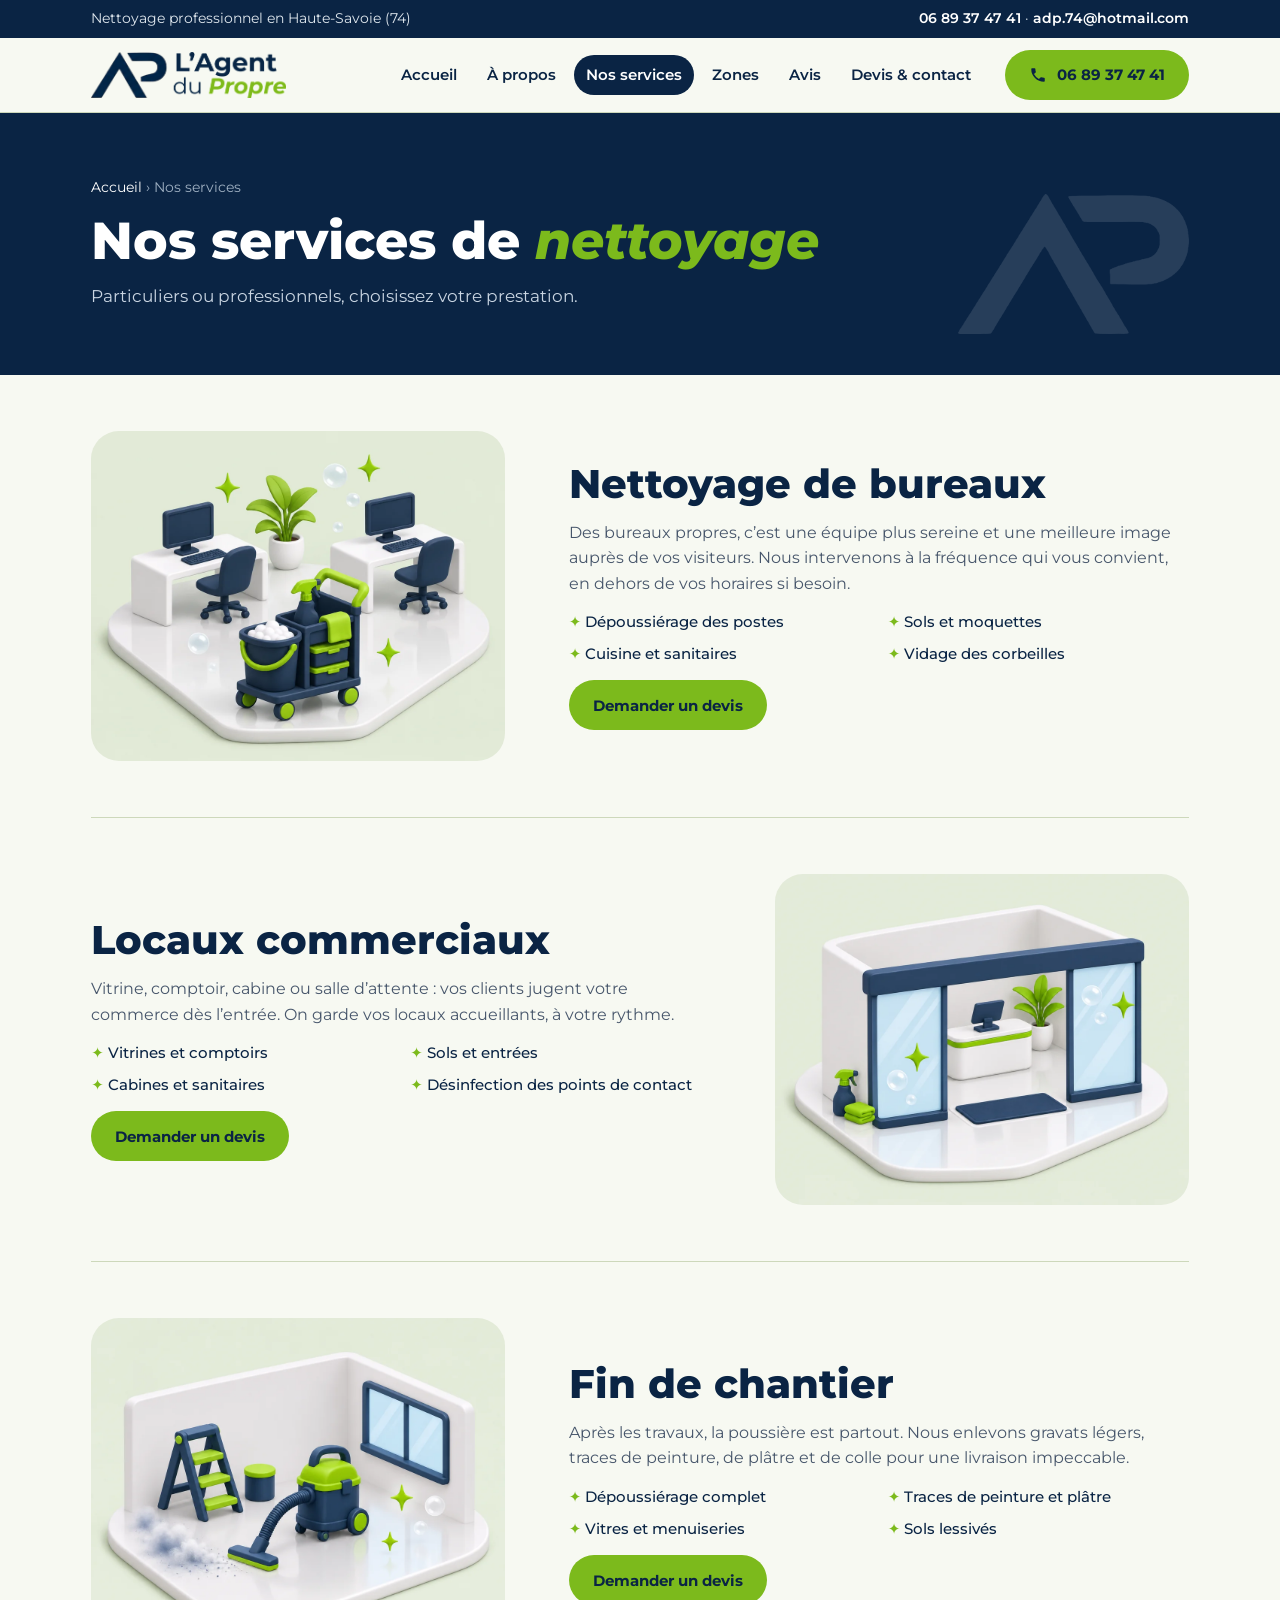
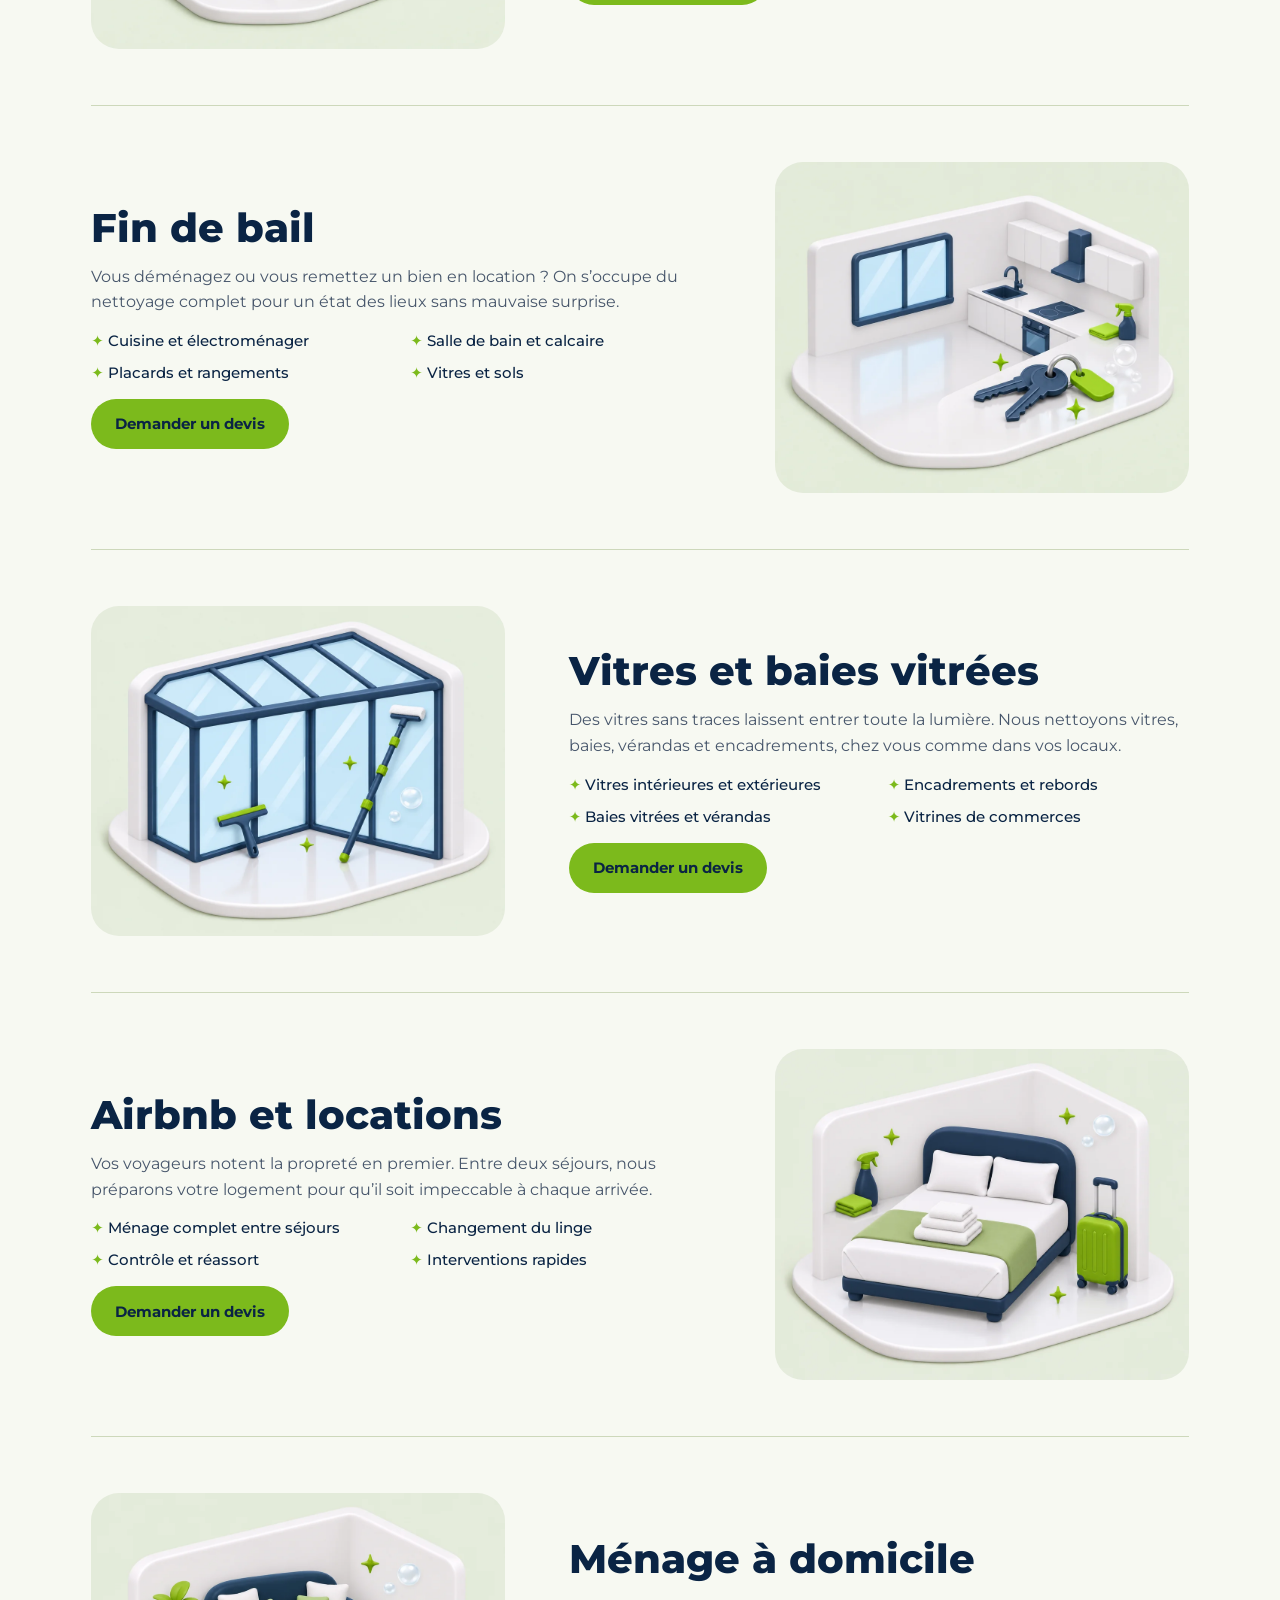
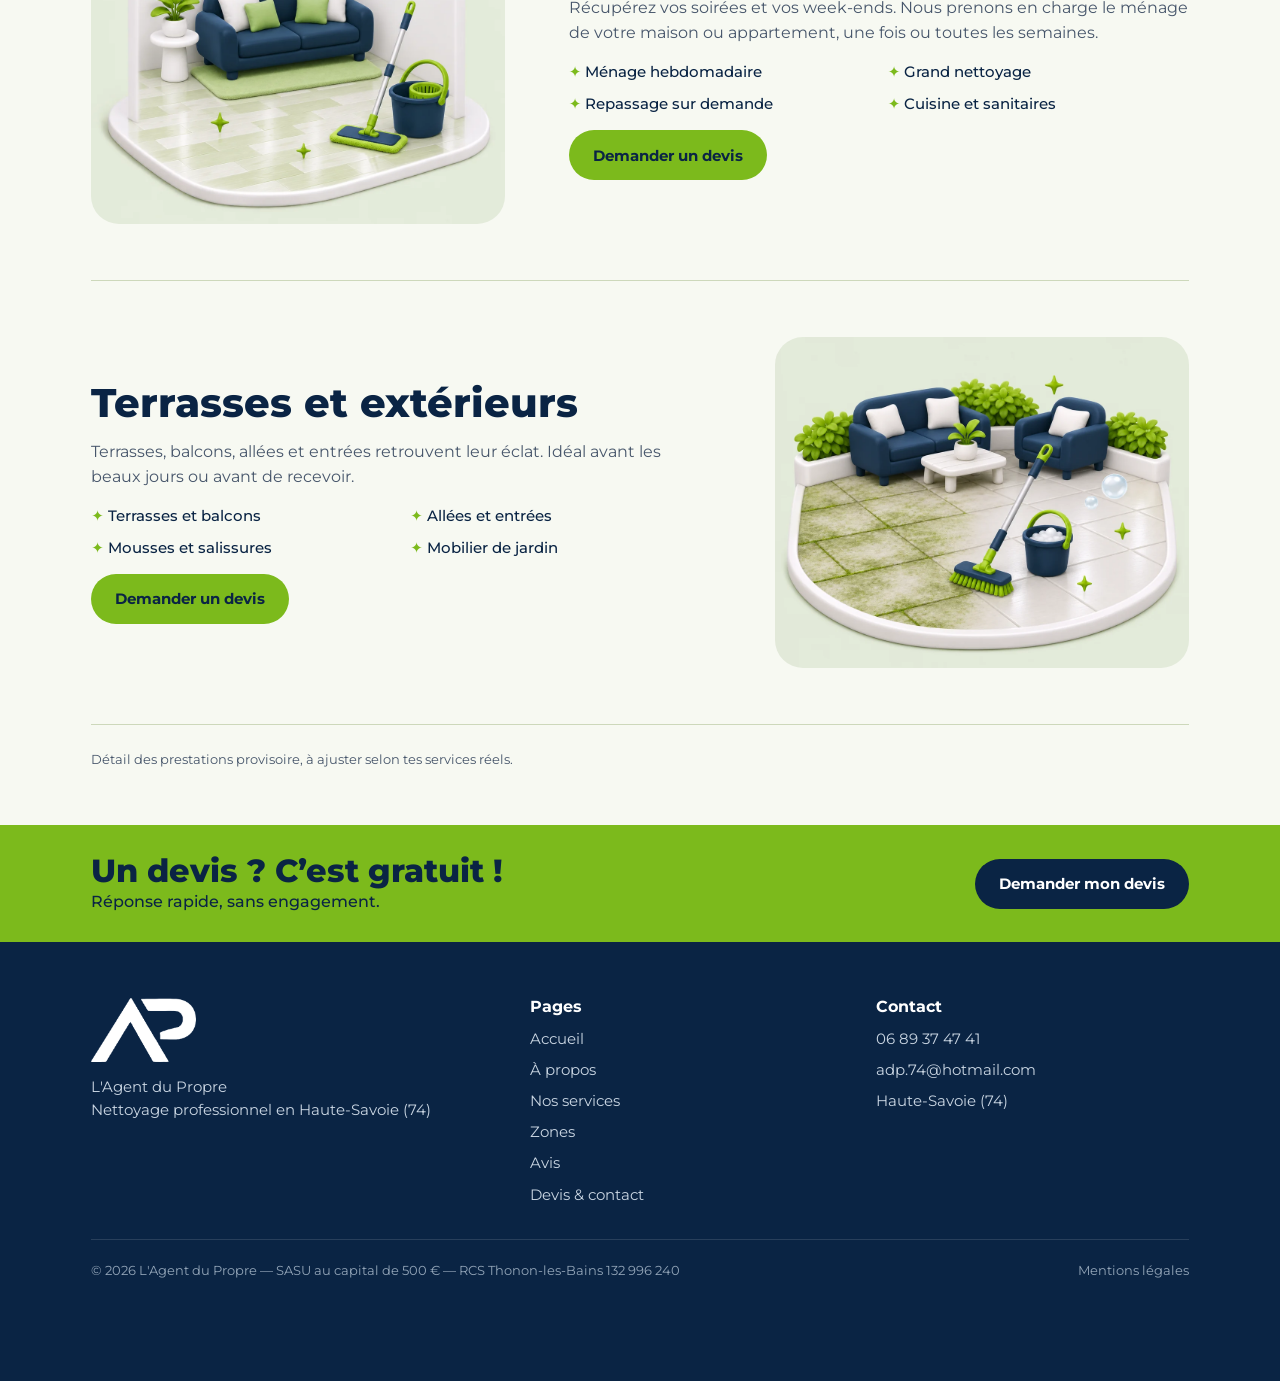
<file: services.html>
<!DOCTYPE html>
<html lang="fr">
<head>
<meta charset="utf-8">
<meta name="viewport" content="width=device-width, initial-scale=1">
<title>Nos services — L&#x27;Agent du Propre</title>
<meta name="description" content="Bureaux, locaux commerciaux, fin de chantier, fin de bail, vitres, Airbnb, ménage à domicile, terrasses : tous nos services de nettoyage en Haute-Savoie.">
<link rel="icon" href="mark.png">
<link rel="preconnect" href="https://fonts.googleapis.com">
<link rel="preconnect" href="https://fonts.gstatic.com" crossorigin>
<link href="https://fonts.googleapis.com/css2?family=Montserrat:ital,wght@0,400;0,500;0,600;0,700;0,800;1,700;1,800&display=swap" rel="stylesheet">
<link rel="stylesheet" href="style.css?v=3">
</head>
<body data-page="services.html">
<div id="loader" role="status" aria-label="Chargement du site"><div class="in">
<svg class="lw" viewBox="0 0 400 300" aria-hidden="true">
 <defs>
  <linearGradient id="lg-glass" x1="0" y1="0" x2="1" y2="1"><stop offset="0" stop-color="#f3f9fc"/><stop offset=".55" stop-color="#d9ebf4"/><stop offset="1" stop-color="#b7d6e6"/></linearGradient>
  <linearGradient id="lg-frame" x1="0" y1="0" x2="0" y2="1"><stop offset="0" stop-color="#1b3f6b"/><stop offset="1" stop-color="#0a2444"/></linearGradient>
  <linearGradient id="lg-dirt" x1="0" y1="0" x2="0" y2="1"><stop offset="0" stop-color="#a9ae9b"/><stop offset="1" stop-color="#7f8673"/></linearGradient>
  <filter id="lg-grime" x="0" y="0" width="100%" height="100%"><feTurbulence type="fractalNoise" baseFrequency=".035 .09" numOctaves="3" seed="7"/><feColorMatrix values="0 0 0 0 .3  0 0 0 0 .31  0 0 0 0 .25  0 0 0 1.6 -.55"/><feComposite in2="SourceGraphic" operator="in"/></filter>
  <clipPath id="lg-pane"><rect x="34" y="34" width="332" height="232" rx="6"/></clipPath>
  <mask id="lg-mask" maskUnits="userSpaceOnUse" x="0" y="0" width="400" height="300"><rect width="400" height="300" fill="#fff"/><path id="lg-path" d="M34 62 H366 V112 H34 V162 H366 V212 H34 V250 H366" fill="none" stroke="#000" stroke-width="62" stroke-linecap="butt" stroke-linejoin="miter"/></mask>
 </defs>
 <rect x="18" y="18" width="364" height="264" rx="18" fill="url(#lg-frame)"/>
 <rect x="26" y="26" width="348" height="248" rx="12" fill="#0d2c52"/>
 <g clip-path="url(#lg-pane)">
  <rect x="34" y="34" width="332" height="232" fill="url(#lg-glass)"/>
  <path d="M60 34 L150 34 L60 140Z M175 34 L205 34 L80 266 L50 266Z" fill="#fff" opacity=".45"/>
  <g mask="url(#lg-mask)">
   <rect x="34" y="34" width="332" height="232" fill="url(#lg-dirt)" opacity=".94"/>
   <rect x="34" y="34" width="332" height="232" fill="#000" filter="url(#lg-grime)" opacity="1"/>
   <g fill="#5f6655" opacity=".7"><path d="M90 120 q4 40 2 70 q-3 6 -6 0 q-2 -30 4 -70z"/><path d="M230 90 q3 30 1 60 q-3 5 -5 0 q-1 -30 4 -60z"/><path d="M320 140 q3 34 1 64 q-3 5 -5 0 q-1 -30 4 -64z"/></g>
  </g>
  <g id="lg-spark" opacity="0"><use href="#star" x="96" y="70" width="34" height="34"/><use href="#star" x="276" y="150" width="26" height="26"/><use href="#star" x="180" y="208" width="18" height="18"/></g>
 </g>
 <rect x="34" y="34" width="332" height="232" rx="6" fill="none" stroke="#fff" stroke-opacity=".35" stroke-width="2"/>
 <g id="lg-sq" transform="translate(44 62)">
  <path d="M6 4 L58 74" stroke="#0a2444" stroke-width="10" stroke-linecap="round"/>
  <path d="M6 4 L58 74" stroke="#1b3f6b" stroke-width="4" stroke-linecap="round" opacity=".8"/>
  <rect x="50" y="64" width="20" height="24" rx="6" transform="rotate(-36 60 76)" fill="#7cba1c"/>
  <rect x="-7" y="-32" width="14" height="64" rx="4" fill="#0a2444"/>
  <rect x="-3" y="-34" width="8" height="68" rx="3" fill="#7cba1c"/>
  <rect x="-1" y="-30" width="2" height="60" fill="#fff" opacity=".5"/>
 </g>
</svg>
<p class="lp"><b id="lpct">0</b><span> %</span></p><p class="lt" id="ltxt">Nettoyage en cours…</p>
</div></div>
<script>{const el=document.getElementById('loader');const prev=/claude/.test(location.hostname);const home=document.body.dataset.page==='index.html';
let seen=false;try{seen=sessionStorage.getItem('adp-loader')==='1';if(!prev)sessionStorage.setItem('adp-loader','1')}catch(e){}
if(!home||(!prev&&seen)){el.remove()}else{const path=document.getElementById('lg-path'),sq=document.getElementById('lg-sq'),pc=document.getElementById('lpct'),tx=document.getElementById('ltxt'),sp=document.getElementById('lg-spark');
const L=path.getTotalLength();path.style.strokeDasharray=L;path.style.strokeDashoffset=L;
const t0=performance.now(),MIN=prev?3400:2600,MAX=7000;let loaded=document.readyState==='complete';addEventListener('load',()=>loaded=true);
const ease=k=>k<.5?2*k*k:1-((-2*k+2)**2)/2;
const draw=v=>{const q=v/100,pt=path.getPointAtLength(L*q);path.style.strokeDashoffset=L*(1-q);sq.setAttribute('transform',`translate(${Math.min(Math.max(pt.x,44),356)} ${pt.y})${pt.y>150?' scale(1 -1)':''}`);pc.textContent=Math.round(v)};
const tick=()=>{const e=performance.now()-t0;let k=Math.min(e/MIN,1);if(!loaded)k=Math.min(k,.92);const v=ease(k)*100;draw(v);
if((k>=1&&loaded)||e>MAX){draw(100);tx.textContent='Impeccable !';sp.style.transition='opacity .4s';sp.style.opacity=1;sq.style.transition='opacity .3s';sq.style.opacity=0;setTimeout(()=>{el.classList.add('hide');setTimeout(()=>el.remove(),600)},700)}else requestAnimationFrame(tick)};requestAnimationFrame(tick)}}</script>
<svg width="0" height="0" style="position:absolute" aria-hidden="true"><defs>
 <symbol id="star" viewBox="0 0 20 20"><path d="M10 0C11 7 13 9 20 10 13 11 11 13 10 20 9 13 7 11 0 10 7 9 9 7 10 0Z" fill="#7cba1c"/></symbol>
 <symbol id="phone" viewBox="0 0 24 24"><path fill="currentColor" d="M6.6 10.8a15.1 15.1 0 0 0 6.6 6.6l2.2-2.2c.3-.3.7-.4 1-.2 1.1.4 2.3.6 3.6.6.6 0 1 .4 1 1V20c0 .6-.4 1-1 1A17 17 0 0 1 3 4c0-.6.4-1 1-1h3.5c.6 0 1 .4 1 1 0 1.3.2 2.5.6 3.6.1.3 0 .7-.2 1z"/></symbol>
 <symbol id="check" viewBox="0 0 24 24"><circle cx="12" cy="12" r="11" fill="#7cba1c"/><path d="m7 12.5 3.2 3.2L17 9" stroke="#0a2444" stroke-width="2.6" fill="none" stroke-linecap="round" stroke-linejoin="round"/></symbol>
</defs></svg>
<div class="top"><div class="wrap">
 <span>Nettoyage professionnel en Haute-Savoie (74)</span>
 <span><a href="tel:+33689374741">06 89 37 47 41</a><span class="mail"> · <a href="mailto:adp.74@hotmail.com">adp.74@hotmail.com</a></span></span>
</div></div>
<header>
 <div class="wrap nav">
  <a class="logo" href="index.html" aria-label="L'Agent du Propre, accueil"><img src="logo-h.png" alt="L'Agent du Propre" width="460" height="100"></a>
  <nav id="nav" aria-label="Navigation principale"><a href="index.html">Accueil</a><a href="a-propos.html">À propos</a><a href="services.html" aria-current=page>Nos services</a><a href="zones.html">Zones</a><a href="avis.html">Avis</a><a href="devis.html">Devis & contact</a></nav>
  <a class="btn" href="tel:+33689374741"><svg><use href="#phone"/></svg>06 89 37 47 41</a>
  <button class="menu" id="menu" aria-label="Ouvrir le menu" aria-expanded="false" aria-controls="nav"><svg viewBox="0 0 24 24"><path d="M3 6h18M3 12h18M3 18h18" stroke="currentColor" stroke-width="2.4" stroke-linecap="round"/></svg></button>
 </div>
</header>
<main>
<section class="phead">
 <div class="bubbles" data-bubbles="10"></div>
 <div class="wrap">
  <div class="txt"><p class="crumbs"><a href="index.html">Accueil</a> › Nos services</p><h1>Nos services de <span class="g">nettoyage</span></h1><p class="lead">Particuliers ou professionnels, choisissez votre prestation.</p></div>
  <div class="mk" aria-hidden="true"><img src="mark-white.png" alt="" width="330" height="200"></div>
 </div>
</section>
<section class="wrap"><article class="sv" id="bureaux">
  <div class="pic"><img class="illu" src="bureaux.webp" alt="Nettoyage de bureaux" loading="lazy"></div>
  <div class="txt"><h2>Nettoyage de bureaux</h2><p>Des bureaux propres, c’est une équipe plus sereine et une meilleure image auprès de vos visiteurs. Nous intervenons à la fréquence qui vous convient, en dehors de vos horaires si besoin.</p><ul><li>Dépoussiérage des postes</li><li>Sols et moquettes</li><li>Cuisine et sanitaires</li><li>Vidage des corbeilles</li></ul>
   <div class="cta"><a class="btn" href="devis.html#bureaux">Demander un devis</a></div></div>
 </article><article class="sv" id="locaux-commerciaux">
  <div class="pic"><img class="illu" src="locaux-commerciaux.webp" alt="Locaux commerciaux" loading="lazy"></div>
  <div class="txt"><h2>Locaux commerciaux</h2><p>Vitrine, comptoir, cabine ou salle d’attente : vos clients jugent votre commerce dès l’entrée. On garde vos locaux accueillants, à votre rythme.</p><ul><li>Vitrines et comptoirs</li><li>Sols et entrées</li><li>Cabines et sanitaires</li><li>Désinfection des points de contact</li></ul>
   <div class="cta"><a class="btn" href="devis.html#locaux-commerciaux">Demander un devis</a></div></div>
 </article><article class="sv" id="fin-de-chantier">
  <div class="pic"><img class="illu" src="fin-de-chantier.webp" alt="Fin de chantier" loading="lazy"></div>
  <div class="txt"><h2>Fin de chantier</h2><p>Après les travaux, la poussière est partout. Nous enlevons gravats légers, traces de peinture, de plâtre et de colle pour une livraison impeccable.</p><ul><li>Dépoussiérage complet</li><li>Traces de peinture et plâtre</li><li>Vitres et menuiseries</li><li>Sols lessivés</li></ul>
   <div class="cta"><a class="btn" href="devis.html#fin-de-chantier">Demander un devis</a></div></div>
 </article><article class="sv" id="fin-de-bail">
  <div class="pic"><img class="illu" src="fin-de-bail.webp" alt="Fin de bail" loading="lazy"></div>
  <div class="txt"><h2>Fin de bail</h2><p>Vous déménagez ou vous remettez un bien en location ? On s’occupe du nettoyage complet pour un état des lieux sans mauvaise surprise.</p><ul><li>Cuisine et électroménager</li><li>Salle de bain et calcaire</li><li>Placards et rangements</li><li>Vitres et sols</li></ul>
   <div class="cta"><a class="btn" href="devis.html#fin-de-bail">Demander un devis</a></div></div>
 </article><article class="sv" id="vitres">
  <div class="pic"><img class="illu" src="vitres.webp" alt="Vitres et baies vitrées" loading="lazy"></div>
  <div class="txt"><h2>Vitres et baies vitrées</h2><p>Des vitres sans traces laissent entrer toute la lumière. Nous nettoyons vitres, baies, vérandas et encadrements, chez vous comme dans vos locaux.</p><ul><li>Vitres intérieures et extérieures</li><li>Encadrements et rebords</li><li>Baies vitrées et vérandas</li><li>Vitrines de commerces</li></ul>
   <div class="cta"><a class="btn" href="devis.html#vitres">Demander un devis</a></div></div>
 </article><article class="sv" id="airbnb">
  <div class="pic"><img class="illu" src="airbnb.webp" alt="Airbnb et locations" loading="lazy"></div>
  <div class="txt"><h2>Airbnb et locations</h2><p>Vos voyageurs notent la propreté en premier. Entre deux séjours, nous préparons votre logement pour qu’il soit impeccable à chaque arrivée.</p><ul><li>Ménage complet entre séjours</li><li>Changement du linge</li><li>Contrôle et réassort</li><li>Interventions rapides</li></ul>
   <div class="cta"><a class="btn" href="devis.html#airbnb">Demander un devis</a></div></div>
 </article><article class="sv" id="domicile">
  <div class="pic"><img class="illu" src="domicile.webp" alt="Ménage à domicile" loading="lazy"></div>
  <div class="txt"><h2>Ménage à domicile</h2><p>Récupérez vos soirées et vos week-ends. Nous prenons en charge le ménage de votre maison ou appartement, une fois ou toutes les semaines.</p><ul><li>Ménage hebdomadaire</li><li>Grand nettoyage</li><li>Repassage sur demande</li><li>Cuisine et sanitaires</li></ul>
   <div class="cta"><a class="btn" href="devis.html#domicile">Demander un devis</a></div></div>
 </article><article class="sv" id="terrasses">
  <div class="pic"><img class="illu" src="terrasses.webp" alt="Terrasses et extérieurs" loading="lazy"></div>
  <div class="txt"><h2>Terrasses et extérieurs</h2><p>Terrasses, balcons, allées et entrées retrouvent leur éclat. Idéal avant les beaux jours ou avant de recevoir.</p><ul><li>Terrasses et balcons</li><li>Allées et entrées</li><li>Mousses et salissures</li><li>Mobilier de jardin</li></ul>
   <div class="cta"><a class="btn" href="devis.html#terrasses">Demander un devis</a></div></div>
 </article><p class="note">Détail des prestations provisoire, à ajuster selon tes services réels.</p></section>
<div style="height:56px"></div>
<section class="ctaband"><div class="wrap">
 <div><h2>Un devis ? C’est gratuit !</h2><p>Réponse rapide, sans engagement.</p></div>
 <a class="btn navy" href="devis.html">Demander mon devis</a>
</div></section>
</main>
<footer>
 <div class="wrap">
  <div><img class="fl" src="mark-white.png" alt="" width="330" height="200"><p>L'Agent du Propre<br>Nettoyage professionnel en Haute-Savoie (74)</p></div>
  <div><h3>Pages</h3><ul><li><a href="index.html">Accueil</a></li><li><a href="a-propos.html">À propos</a></li><li><a href="services.html">Nos services</a></li><li><a href="zones.html">Zones</a></li><li><a href="avis.html">Avis</a></li><li><a href="devis.html">Devis & contact</a></li></ul></div>
  <div><h3>Contact</h3><ul><li><a href="tel:+33689374741">06 89 37 47 41</a></li><li><a href="mailto:adp.74@hotmail.com">adp.74@hotmail.com</a></li><li>Haute-Savoie (74)</li></ul></div>
  <div class="legal"><span>© <span id="y">2026</span> L'Agent du Propre — SASU au capital de 500 € — RCS Thonon-les-Bains 132 996 240</span><a href="mentions-legales.html">Mentions légales</a></div>
 </div>
</footer>
<div class="bar"><a class="btn" href="devis.html">Devis en ligne</a><a class="btn line" href="tel:+33689374741"><svg><use href="#phone"/></svg>06 89 37 47 41</a></div>
<div class="callbox" id="callbox" role="dialog" aria-modal="true" aria-labelledby="cbt" hidden>
 <div class="cbin"><button class="cbx" id="cbx" aria-label="Fermer">×</button>
  <p class="kicker" id="cbt">Appelez-nous</p>
  <a class="cbnum" href="tel:+33689374741">06 89 37 47 41</a>
  <p class="cbtxt" id="cbtxt">Composez ce numéro depuis votre téléphone.</p>
  <div class="cta"><button class="btn" id="cbcopy" type="button">Copier le numéro</button><a class="btn navy" href="devis.html">Demander un devis</a></div>
 </div>
</div>
<script src="avis.js?v=3"></script>
<script src="site.js?v=3"></script>
</body>
</html>
</file>
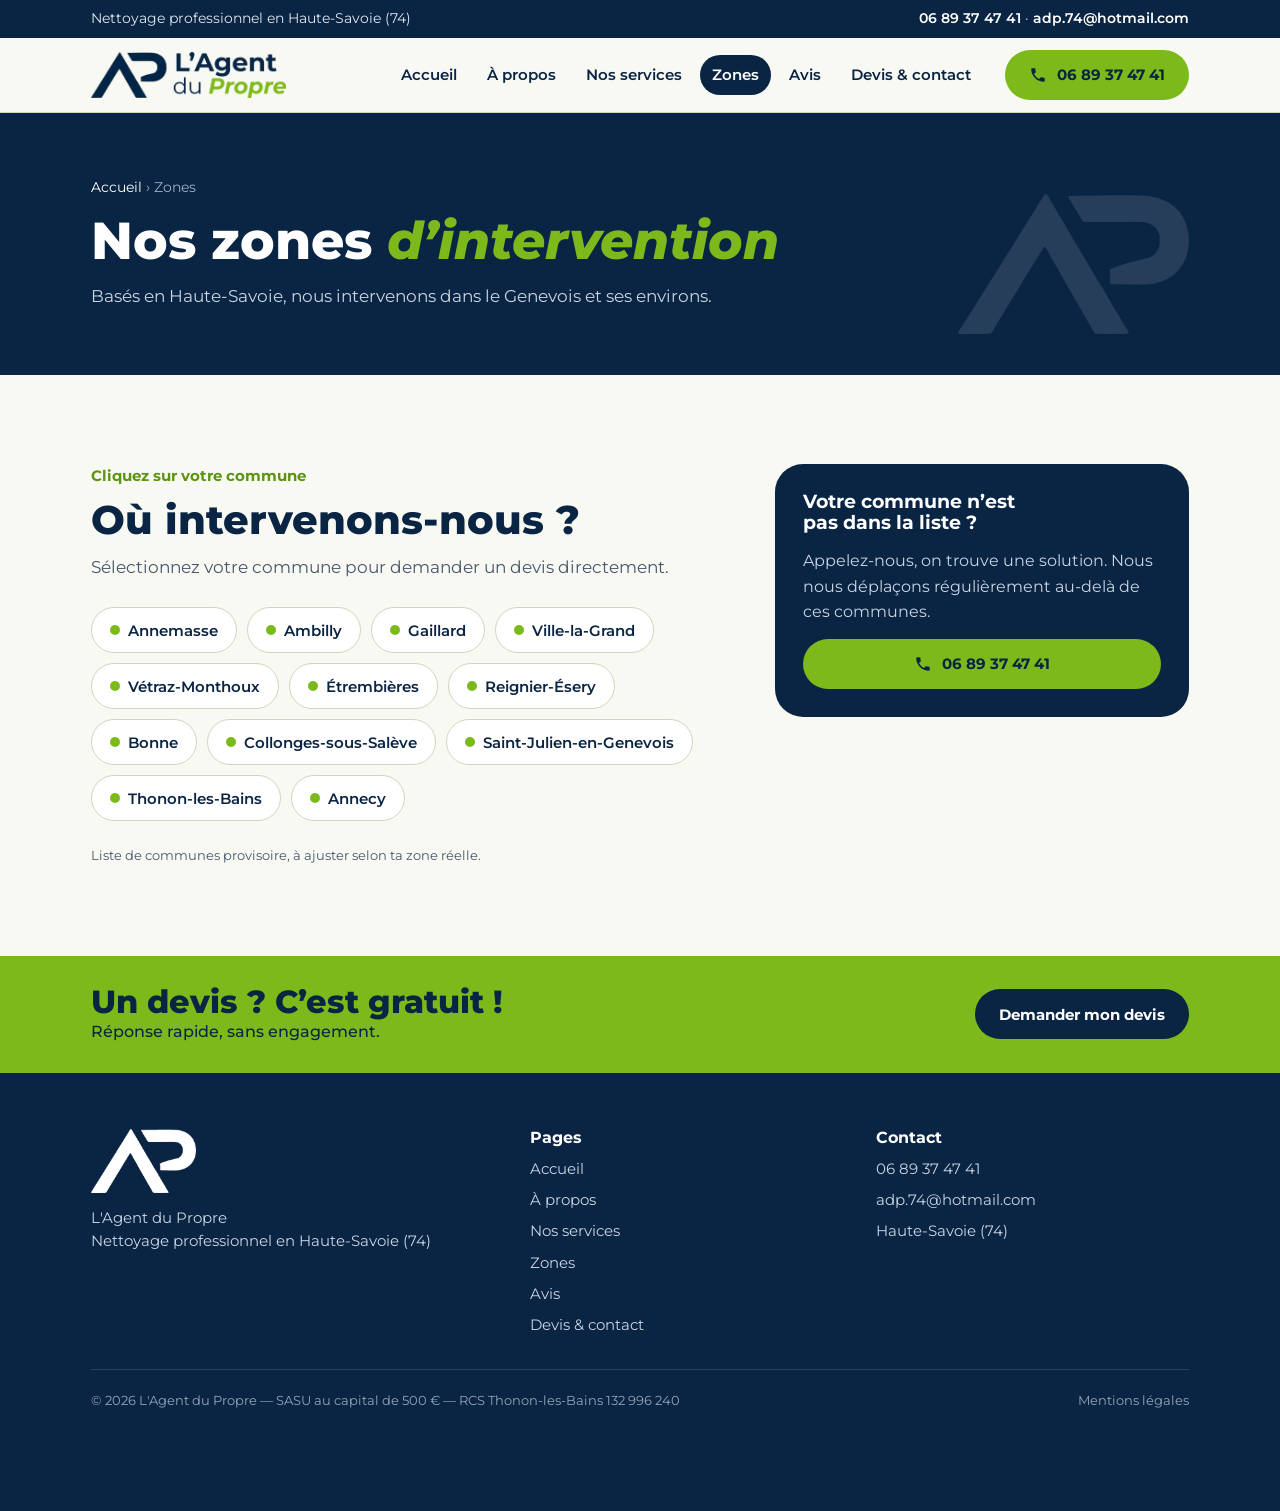
<file: zones.html>
<!DOCTYPE html>
<html lang="fr">
<head>
<meta charset="utf-8">
<meta name="viewport" content="width=device-width, initial-scale=1">
<title>Zones d&#x27;intervention — L&#x27;Agent du Propre</title>
<meta name="description" content="Zones d&#x27;intervention de L&#x27;Agent du Propre en Haute-Savoie : Annemasse, Genevois et alentours.">
<link rel="icon" href="mark.png">
<link rel="preconnect" href="https://fonts.googleapis.com">
<link rel="preconnect" href="https://fonts.gstatic.com" crossorigin>
<link href="https://fonts.googleapis.com/css2?family=Montserrat:ital,wght@0,400;0,500;0,600;0,700;0,800;1,700;1,800&display=swap" rel="stylesheet">
<link rel="stylesheet" href="style.css?v=3">
</head>
<body data-page="zones.html">
<div id="loader" role="status" aria-label="Chargement du site"><div class="in">
<svg class="lw" viewBox="0 0 400 300" aria-hidden="true">
 <defs>
  <linearGradient id="lg-glass" x1="0" y1="0" x2="1" y2="1"><stop offset="0" stop-color="#f3f9fc"/><stop offset=".55" stop-color="#d9ebf4"/><stop offset="1" stop-color="#b7d6e6"/></linearGradient>
  <linearGradient id="lg-frame" x1="0" y1="0" x2="0" y2="1"><stop offset="0" stop-color="#1b3f6b"/><stop offset="1" stop-color="#0a2444"/></linearGradient>
  <linearGradient id="lg-dirt" x1="0" y1="0" x2="0" y2="1"><stop offset="0" stop-color="#a9ae9b"/><stop offset="1" stop-color="#7f8673"/></linearGradient>
  <filter id="lg-grime" x="0" y="0" width="100%" height="100%"><feTurbulence type="fractalNoise" baseFrequency=".035 .09" numOctaves="3" seed="7"/><feColorMatrix values="0 0 0 0 .3  0 0 0 0 .31  0 0 0 0 .25  0 0 0 1.6 -.55"/><feComposite in2="SourceGraphic" operator="in"/></filter>
  <clipPath id="lg-pane"><rect x="34" y="34" width="332" height="232" rx="6"/></clipPath>
  <mask id="lg-mask" maskUnits="userSpaceOnUse" x="0" y="0" width="400" height="300"><rect width="400" height="300" fill="#fff"/><path id="lg-path" d="M34 62 H366 V112 H34 V162 H366 V212 H34 V250 H366" fill="none" stroke="#000" stroke-width="62" stroke-linecap="butt" stroke-linejoin="miter"/></mask>
 </defs>
 <rect x="18" y="18" width="364" height="264" rx="18" fill="url(#lg-frame)"/>
 <rect x="26" y="26" width="348" height="248" rx="12" fill="#0d2c52"/>
 <g clip-path="url(#lg-pane)">
  <rect x="34" y="34" width="332" height="232" fill="url(#lg-glass)"/>
  <path d="M60 34 L150 34 L60 140Z M175 34 L205 34 L80 266 L50 266Z" fill="#fff" opacity=".45"/>
  <g mask="url(#lg-mask)">
   <rect x="34" y="34" width="332" height="232" fill="url(#lg-dirt)" opacity=".94"/>
   <rect x="34" y="34" width="332" height="232" fill="#000" filter="url(#lg-grime)" opacity="1"/>
   <g fill="#5f6655" opacity=".7"><path d="M90 120 q4 40 2 70 q-3 6 -6 0 q-2 -30 4 -70z"/><path d="M230 90 q3 30 1 60 q-3 5 -5 0 q-1 -30 4 -60z"/><path d="M320 140 q3 34 1 64 q-3 5 -5 0 q-1 -30 4 -64z"/></g>
  </g>
  <g id="lg-spark" opacity="0"><use href="#star" x="96" y="70" width="34" height="34"/><use href="#star" x="276" y="150" width="26" height="26"/><use href="#star" x="180" y="208" width="18" height="18"/></g>
 </g>
 <rect x="34" y="34" width="332" height="232" rx="6" fill="none" stroke="#fff" stroke-opacity=".35" stroke-width="2"/>
 <g id="lg-sq" transform="translate(44 62)">
  <path d="M6 4 L58 74" stroke="#0a2444" stroke-width="10" stroke-linecap="round"/>
  <path d="M6 4 L58 74" stroke="#1b3f6b" stroke-width="4" stroke-linecap="round" opacity=".8"/>
  <rect x="50" y="64" width="20" height="24" rx="6" transform="rotate(-36 60 76)" fill="#7cba1c"/>
  <rect x="-7" y="-32" width="14" height="64" rx="4" fill="#0a2444"/>
  <rect x="-3" y="-34" width="8" height="68" rx="3" fill="#7cba1c"/>
  <rect x="-1" y="-30" width="2" height="60" fill="#fff" opacity=".5"/>
 </g>
</svg>
<p class="lp"><b id="lpct">0</b><span> %</span></p><p class="lt" id="ltxt">Nettoyage en cours…</p>
</div></div>
<script>{const el=document.getElementById('loader');const prev=/claude/.test(location.hostname);const home=document.body.dataset.page==='index.html';
let seen=false;try{seen=sessionStorage.getItem('adp-loader')==='1';if(!prev)sessionStorage.setItem('adp-loader','1')}catch(e){}
if(!home||(!prev&&seen)){el.remove()}else{const path=document.getElementById('lg-path'),sq=document.getElementById('lg-sq'),pc=document.getElementById('lpct'),tx=document.getElementById('ltxt'),sp=document.getElementById('lg-spark');
const L=path.getTotalLength();path.style.strokeDasharray=L;path.style.strokeDashoffset=L;
const t0=performance.now(),MIN=prev?3400:2600,MAX=7000;let loaded=document.readyState==='complete';addEventListener('load',()=>loaded=true);
const ease=k=>k<.5?2*k*k:1-((-2*k+2)**2)/2;
const draw=v=>{const q=v/100,pt=path.getPointAtLength(L*q);path.style.strokeDashoffset=L*(1-q);sq.setAttribute('transform',`translate(${Math.min(Math.max(pt.x,44),356)} ${pt.y})${pt.y>150?' scale(1 -1)':''}`);pc.textContent=Math.round(v)};
const tick=()=>{const e=performance.now()-t0;let k=Math.min(e/MIN,1);if(!loaded)k=Math.min(k,.92);const v=ease(k)*100;draw(v);
if((k>=1&&loaded)||e>MAX){draw(100);tx.textContent='Impeccable !';sp.style.transition='opacity .4s';sp.style.opacity=1;sq.style.transition='opacity .3s';sq.style.opacity=0;setTimeout(()=>{el.classList.add('hide');setTimeout(()=>el.remove(),600)},700)}else requestAnimationFrame(tick)};requestAnimationFrame(tick)}}</script>
<svg width="0" height="0" style="position:absolute" aria-hidden="true"><defs>
 <symbol id="star" viewBox="0 0 20 20"><path d="M10 0C11 7 13 9 20 10 13 11 11 13 10 20 9 13 7 11 0 10 7 9 9 7 10 0Z" fill="#7cba1c"/></symbol>
 <symbol id="phone" viewBox="0 0 24 24"><path fill="currentColor" d="M6.6 10.8a15.1 15.1 0 0 0 6.6 6.6l2.2-2.2c.3-.3.7-.4 1-.2 1.1.4 2.3.6 3.6.6.6 0 1 .4 1 1V20c0 .6-.4 1-1 1A17 17 0 0 1 3 4c0-.6.4-1 1-1h3.5c.6 0 1 .4 1 1 0 1.3.2 2.5.6 3.6.1.3 0 .7-.2 1z"/></symbol>
 <symbol id="check" viewBox="0 0 24 24"><circle cx="12" cy="12" r="11" fill="#7cba1c"/><path d="m7 12.5 3.2 3.2L17 9" stroke="#0a2444" stroke-width="2.6" fill="none" stroke-linecap="round" stroke-linejoin="round"/></symbol>
</defs></svg>
<div class="top"><div class="wrap">
 <span>Nettoyage professionnel en Haute-Savoie (74)</span>
 <span><a href="tel:+33689374741">06 89 37 47 41</a><span class="mail"> · <a href="mailto:adp.74@hotmail.com">adp.74@hotmail.com</a></span></span>
</div></div>
<header>
 <div class="wrap nav">
  <a class="logo" href="index.html" aria-label="L'Agent du Propre, accueil"><img src="logo-h.png" alt="L'Agent du Propre" width="460" height="100"></a>
  <nav id="nav" aria-label="Navigation principale"><a href="index.html">Accueil</a><a href="a-propos.html">À propos</a><a href="services.html">Nos services</a><a href="zones.html" aria-current=page>Zones</a><a href="avis.html">Avis</a><a href="devis.html">Devis & contact</a></nav>
  <a class="btn" href="tel:+33689374741"><svg><use href="#phone"/></svg>06 89 37 47 41</a>
  <button class="menu" id="menu" aria-label="Ouvrir le menu" aria-expanded="false" aria-controls="nav"><svg viewBox="0 0 24 24"><path d="M3 6h18M3 12h18M3 18h18" stroke="currentColor" stroke-width="2.4" stroke-linecap="round"/></svg></button>
 </div>
</header>
<main>
<section class="phead">
 <div class="bubbles" data-bubbles="10"></div>
 <div class="wrap">
  <div class="txt"><p class="crumbs"><a href="index.html">Accueil</a> › Zones</p><h1>Nos zones <span class="g">d’intervention</span></h1><p class="lead">Basés en Haute-Savoie, nous intervenons dans le Genevois et ses environs.</p></div>
  <div class="mk" aria-hidden="true"><img src="mark-white.png" alt="" width="330" height="200"></div>
 </div>
</section>
<section class="band">
 <div class="wrap zgrid">
  <div>
   <p class="kicker">Cliquez sur votre commune</p>
   <h2>Où intervenons-nous ?</h2>
   <p class="lead" style="margin:12px 0 26px">Sélectionnez votre commune pour demander un devis directement.</p>
   <ul class="towns"><li><a href="devis.html#ville-annemasse">Annemasse</a></li><li><a href="devis.html#ville-ambilly">Ambilly</a></li><li><a href="devis.html#ville-gaillard">Gaillard</a></li><li><a href="devis.html#ville-ville-la-grand">Ville-la-Grand</a></li><li><a href="devis.html#ville-vetraz-monthoux">Vétraz-Monthoux</a></li><li><a href="devis.html#ville-etrembieres">Étrembières</a></li><li><a href="devis.html#ville-reignier-esery">Reignier-Ésery</a></li><li><a href="devis.html#ville-bonne">Bonne</a></li><li><a href="devis.html#ville-collonges-sous-saleve">Collonges-sous-Salève</a></li><li><a href="devis.html#ville-saint-julien-en-genevois">Saint-Julien-en-Genevois</a></li><li><a href="devis.html#ville-thonon-les-bains">Thonon-les-Bains</a></li><li><a href="devis.html#ville-annecy">Annecy</a></li></ul>
   <p class="note">Liste de communes provisoire, à ajuster selon ta zone réelle.</p>
  </div>
  <aside class="zside">
   <h3>Votre commune n’est pas dans la liste ?</h3>
   <p>Appelez-nous, on trouve une solution. Nous nous déplaçons régulièrement au-delà de ces communes.</p>
   <a class="btn" href="tel:+33689374741"><svg><use href="#phone"/></svg>06 89 37 47 41</a>
  </aside>
 </div>
</section>
<section class="ctaband"><div class="wrap">
 <div><h2>Un devis ? C’est gratuit !</h2><p>Réponse rapide, sans engagement.</p></div>
 <a class="btn navy" href="devis.html">Demander mon devis</a>
</div></section>
</main>
<footer>
 <div class="wrap">
  <div><img class="fl" src="mark-white.png" alt="" width="330" height="200"><p>L'Agent du Propre<br>Nettoyage professionnel en Haute-Savoie (74)</p></div>
  <div><h3>Pages</h3><ul><li><a href="index.html">Accueil</a></li><li><a href="a-propos.html">À propos</a></li><li><a href="services.html">Nos services</a></li><li><a href="zones.html">Zones</a></li><li><a href="avis.html">Avis</a></li><li><a href="devis.html">Devis & contact</a></li></ul></div>
  <div><h3>Contact</h3><ul><li><a href="tel:+33689374741">06 89 37 47 41</a></li><li><a href="mailto:adp.74@hotmail.com">adp.74@hotmail.com</a></li><li>Haute-Savoie (74)</li></ul></div>
  <div class="legal"><span>© <span id="y">2026</span> L'Agent du Propre — SASU au capital de 500 € — RCS Thonon-les-Bains 132 996 240</span><a href="mentions-legales.html">Mentions légales</a></div>
 </div>
</footer>
<div class="bar"><a class="btn" href="devis.html">Devis en ligne</a><a class="btn line" href="tel:+33689374741"><svg><use href="#phone"/></svg>06 89 37 47 41</a></div>
<div class="callbox" id="callbox" role="dialog" aria-modal="true" aria-labelledby="cbt" hidden>
 <div class="cbin"><button class="cbx" id="cbx" aria-label="Fermer">×</button>
  <p class="kicker" id="cbt">Appelez-nous</p>
  <a class="cbnum" href="tel:+33689374741">06 89 37 47 41</a>
  <p class="cbtxt" id="cbtxt">Composez ce numéro depuis votre téléphone.</p>
  <div class="cta"><button class="btn" id="cbcopy" type="button">Copier le numéro</button><a class="btn navy" href="devis.html">Demander un devis</a></div>
 </div>
</div>
<script src="avis.js?v=3"></script>
<script src="site.js?v=3"></script>
</body>
</html>
</file>
<file: style.css>
/* VOICE: entreprise de nettoyage locale, nette, rassurante et ludique grâce à sa mascotte
   IDEA: la carte de visite AP en grand, habitée par le hérisson qui fait le ménage partout
   PICTURE: le hérisson en 3D dans chaque page (vitre, pouce levé, bulles de savon)
   COLOUR and TYPE: sauge #e4ebd8, marine #0a2444, vert #7cba1c ; Montserrat comme le logo
   LAYOUT: site multipage, en-têtes de page marine avec hérisson, contenus sur fond clair */
:root{color-scheme:light;--sage:#e4ebd8;--sage2:#d5dfc4;--paper:#f7f9f2;--navy:#0a2444;--navy2:#13335c;--green:#7cba1c;--green-d:#5c9410;--ink:#0a2444;--soft:#47566b;--line:#cdd8bb}
*{box-sizing:border-box;min-width:0}
html{scroll-behavior:smooth;scroll-padding-top:90px}
body{margin:0;background:var(--paper);color:var(--ink);font:16px/1.6 Montserrat,system-ui,sans-serif;overflow-x:clip}
img{max-width:100%;height:auto;display:block}
a{color:inherit}
.wrap{max-width:1200px;margin:0 auto;padding:0 max(4vw,16px)}
.band{padding:clamp(48px,7vw,96px) 0}
h1,h2,h3{margin:0;line-height:1.1;text-wrap:balance}
h1{font-size:clamp(32px,4.6vw,52px);font-weight:800}
h2{font-size:clamp(27px,3.4vw,40px);font-weight:800}
h3{font-size:19px;font-weight:700}
p{margin:0}
.g{color:var(--green);font-style:italic}
.lead{font-size:17px;color:var(--soft);max-width:60ch}
.kicker{font-weight:700;color:var(--green-d);font-size:15px;margin-bottom:10px}
.btn{display:inline-flex;align-items:center;justify-content:center;gap:10px;min-height:50px;padding:0 24px;border-radius:999px;border:0;font:700 15px Montserrat,sans-serif;text-decoration:none;cursor:pointer;background:var(--green);color:var(--navy);transition:transform .15s,background .15s;white-space:nowrap}
.btn:hover{transform:translateY(-2px);background:#8acb24}
.btn.line{background:transparent;color:#fff;box-shadow:inset 0 0 0 2px rgba(255,255,255,.7)}
.btn.line:hover{background:rgba(255,255,255,.1)}
.btn.navy{background:var(--navy);color:#fff}
.btn.navy:hover{background:var(--navy2)}
.btn svg{width:18px;height:18px;flex:none}
:focus-visible{outline:3px solid var(--green);outline-offset:3px}

/* écran de chargement : la vitre se nettoie */
#loader{position:fixed;inset:0;z-index:100;background:#fff;display:grid;place-items:center;transition:opacity .5s,visibility .5s}
#loader.hide{opacity:0;visibility:hidden}
#loader .in{display:grid;gap:6px;justify-items:center;width:min(440px,86vw)}
#loader .lw{width:100%;height:auto;filter:drop-shadow(0 24px 30px rgba(10,36,68,.22));margin-bottom:18px}
#loader .lp{margin:0;font-weight:800;color:#0a2444;font-size:44px;line-height:1;font-variant-numeric:tabular-nums}
#loader .lp span{font-size:24px;color:#7cba1c}
#loader .lt{margin:0;font-weight:600;color:#47566b;font-size:15px}
/* barre d'infos + en-tête */
.top{background:var(--navy);color:#dfe7ee;font-size:13.5px}
.top .wrap{display:flex;gap:6px 22px;flex-wrap:wrap;justify-content:space-between;padding-block:8px}
.top a{text-decoration:none;color:#fff;font-weight:600}
header{position:sticky;top:0;z-index:20;background:rgba(247,249,242,.95);backdrop-filter:blur(10px);border-bottom:1px solid var(--line)}
.nav{display:flex;align-items:center;gap:22px;padding-block:12px;position:relative}
.logo{margin-right:auto;flex:none}
.logo img{height:46px;width:auto}
.nav nav{display:flex;gap:6px}
.nav nav a{text-decoration:none;font-weight:600;font-size:15px;padding:8px 12px;border-radius:999px}
.nav nav a:hover{background:var(--sage)}
.nav nav a[aria-current=page]{background:var(--navy);color:#fff}
.menu{display:none;background:none;border:0;width:44px;height:44px;cursor:pointer;color:var(--navy)}
.menu svg{width:28px;height:28px}

/* bulles de savon et étincelles */
.bubbles{position:absolute;inset:0;overflow:hidden;pointer-events:none;z-index:0}
.bub{position:absolute;bottom:-60px;border-radius:50%;background:radial-gradient(circle at 30% 28%,rgba(255,255,255,.95) 0 8%,rgba(255,255,255,.25) 22%,rgba(191,216,230,.16) 60%,rgba(255,255,255,.5) 100%);box-shadow:inset -3px -4px 8px rgba(124,186,28,.25),inset 2px 2px 6px rgba(255,255,255,.6);animation:rise linear infinite;mix-blend-mode:screen;opacity:.8}
@keyframes rise{0%{transform:translate(0,0);opacity:0}10%{opacity:1}50%{transform:translate(18px,-320px)}100%{transform:translate(-10px,-700px);opacity:0}}
.spark{transform-box:fill-box;transform-origin:center;animation:tw 2.8s ease-in-out infinite}
.spark.b{animation-delay:1s}.spark.c{animation-delay:1.8s}
@keyframes tw{0%,100%{transform:scale(.7);opacity:.55}50%{transform:scale(1.1);opacity:1}}
.sparks{position:absolute;inset:0;width:100%;height:100%;pointer-events:none}

/* bulle de dialogue du hérisson */
.say{position:absolute;background:#fff;color:var(--navy);font-weight:700;font-size:15px;line-height:1.3;padding:12px 16px;border-radius:18px;box-shadow:0 14px 30px -14px rgba(6,24,47,.6);max-width:220px;animation:bob 3.4s ease-in-out infinite;z-index:3}
.say::after{content:"";position:absolute;width:18px;height:18px;background:#fff;transform:rotate(45deg);border-radius:3px}
.say.bl::after{left:26px;bottom:-7px}.say.br::after{right:26px;bottom:-7px}
@keyframes bob{0%,100%{transform:translateY(0)}50%{transform:translateY(-6px)}}

/* accueil : bandeau */
.hero{background:var(--navy);color:#fff;position:relative;overflow:hidden}
.hero::before{content:"";position:absolute;inset:auto -10% -40% auto;width:70%;aspect-ratio:1;border-radius:50%;background:radial-gradient(closest-side,rgba(124,186,28,.22),transparent)}
.hero .wrap{z-index:1;display:grid;grid-template-columns:minmax(0,.9fr) minmax(0,1.1fr);gap:clamp(24px,3vw,48px);align-items:center;position:relative}
.hero h1{color:#fff}
.hero .lead{color:#c9d5e2}
.hero .txt{display:grid;gap:24px;position:relative;z-index:2}
.cta{display:flex;gap:12px;flex-wrap:wrap}
.perks{display:grid;grid-template-columns:repeat(3,minmax(0,1fr));gap:12px;padding:0;margin:6px 0 0;list-style:none}
.perks li{background:rgba(255,255,255,.07);border-radius:14px;padding:12px 14px;font-size:14px;font-weight:600;display:flex;gap:8px;align-items:center}
.perks svg{width:18px;height:18px;flex:none}
.stage{position:relative;aspect-ratio:1.35;width:100%}
.stage .halo{position:absolute;left:4%;right:4%;top:6%;bottom:2%;border-radius:40% 40% 44% 44%;background:radial-gradient(ellipse at 45% 40%,#f4f8ec 0,#e4ebd8 50%,#b9cf96 100%);box-shadow:0 0 0 14px rgba(124,186,28,.15)}
.stage .main{z-index:1;position:absolute;left:0;right:0;bottom:4%;width:100%;filter:drop-shadow(0 26px 22px rgba(6,24,47,.45));animation:hogin .9s .2s cubic-bezier(.2,1.3,.4,1) both}
.stage .say{right:4%;top:-2%}
@keyframes hogin{from{opacity:0;transform:translateY(40px) scale(.94)}to{opacity:1;transform:none}}

/* en-tête des pages intérieures */
.phead{background:var(--navy);color:#fff;position:relative;overflow:hidden}
.phead .wrap{z-index:1;display:grid;grid-template-columns:minmax(0,1fr) auto;gap:24px;align-items:end;padding-top:clamp(36px,5vw,64px);position:relative}
.phead .txt{display:grid;gap:14px;padding-bottom:clamp(36px,5vw,64px)}
.phead h1{color:#fff}
.phead .lead{color:#c9d5e2}
.crumbs{font-size:13.5px;color:#9fb0c2}.crumbs a{color:#fff;text-decoration:none}
.phead .hogbox{position:relative;width:clamp(170px,22vw,280px);align-self:end}
.phead .hogbox::before{content:"";position:absolute;left:-6%;right:-6%;bottom:-30%;aspect-ratio:1;border-radius:50%;background:radial-gradient(circle,#e4ebd8 0,#b9cf96 70%,transparent 71%);opacity:.95}
.phead .hogbox img{position:relative;filter:drop-shadow(0 16px 16px rgba(6,24,47,.45));animation:hogin .8s cubic-bezier(.2,1.3,.4,1) both}
.phead .say{left:-150px;top:8%}
.wave{display:block;width:100%;height:46px;margin-top:-1px}

/* cartes services */
.services{background:var(--sage)}
.head{display:grid;gap:12px;margin-bottom:40px;justify-items:center;text-align:center}
.head .lead{margin-inline:auto}
.grid{display:grid;grid-template-columns:repeat(4,minmax(0,1fr));gap:18px}
.svc{background:var(--paper);border-radius:22px;padding:26px 22px;display:grid;gap:12px;align-content:start;text-decoration:none;transition:transform .2s,box-shadow .2s}
.svc:hover{transform:translateY(-4px) rotate(-.4deg);box-shadow:0 18px 40px -24px rgba(10,36,68,.45)}
.svc .ic{width:64px;height:64px;border-radius:18px;background:var(--sage);display:grid;place-items:center;transition:transform .3s}
.svc:hover .ic{transform:rotate(-8deg) scale(1.08)}
.svc .ic svg{width:40px;height:40px}
.svc p{color:var(--soft);font-size:14.5px}
.svc .more{font-weight:700;font-size:14px;color:var(--green-d)}

/* accueil : pourquoi nous */
.why .wrap{display:grid;grid-template-columns:minmax(0,.8fr) minmax(0,1.2fr);gap:clamp(28px,5vw,64px);align-items:center}
.hogcard{position:relative;background:var(--sage);border-radius:32px;aspect-ratio:1;display:grid;place-items:end center;overflow:hidden}
.hogcard img{width:78%;filter:drop-shadow(0 18px 16px rgba(6,24,47,.3));transition:transform .4s}
.hogcard:hover img{transform:rotate(-3deg) translateY(-6px)}
.hogcard .say{left:6%;top:8%}
.pts{display:grid;gap:18px;padding:0;margin:8px 0 0;list-style:none}
.pts li{display:grid;grid-template-columns:52px 1fr;gap:14px;align-items:start}
.pts .n{width:52px;height:52px;border-radius:16px;background:var(--navy);color:var(--green);display:grid;place-items:center;font-weight:800;font-size:22px}
.pts p{color:var(--soft);font-size:15px}

/* bandeau d'appel à l'action */
.ctaband{background:var(--green);position:relative;overflow:hidden}
.ctaband .wrap{display:grid;grid-template-columns:auto minmax(0,1fr) auto;gap:20px 36px;align-items:center;padding-block:28px}
.ctaband img{width:clamp(110px,13vw,160px);margin-block:-28px -40px;transform:rotate(-4deg)}
.ctaband h2{font-size:clamp(24px,2.8vw,32px)}
.ctaband p{font-weight:500}

/* services détaillés */
.sv{display:grid;grid-template-columns:minmax(0,.8fr) minmax(0,1.2fr);gap:clamp(24px,5vw,64px);align-items:center;padding-block:clamp(36px,5vw,56px);border-bottom:1px solid var(--line)}
.sv:nth-child(even) .pic{order:2}
.sv .pic{background:var(--sage);border-radius:28px;aspect-ratio:1.25;display:grid;place-items:center;position:relative;overflow:hidden}
.sv .pic .big{width:30%;position:absolute;left:10%;top:30%;transition:transform .4s}
.sv:hover .pic .big{transform:rotate(-6deg) scale(1.05)}
.sv .pic .mini{position:absolute;right:8%;bottom:0;width:44%;filter:drop-shadow(0 10px 10px rgba(6,24,47,.3))}
.sv .txt{display:grid;gap:14px}
.sv .txt p{color:var(--soft)}
.sv ul{margin:0;padding:0;list-style:none;display:grid;grid-template-columns:repeat(2,minmax(0,1fr));gap:8px 18px;font-weight:500;font-size:15px}
.sv li::before{content:"✦ ";color:var(--green)}
.jump{display:flex;flex-wrap:wrap;gap:8px;margin-top:6px}
.jump a{font-size:14px;font-weight:600;text-decoration:none;padding:8px 14px;border-radius:999px;background:rgba(255,255,255,.1);color:#fff}
.jump a:hover{background:var(--green);color:var(--navy)}
.note{font-size:13px;color:var(--soft);margin-top:24px}

/* zones */
.zgrid{display:grid;grid-template-columns:minmax(0,1.2fr) minmax(0,.8fr);gap:clamp(28px,5vw,64px);align-items:start}
.towns{display:flex;flex-wrap:wrap;gap:10px;padding:0;margin:0;list-style:none}
.towns a{display:inline-flex;align-items:center;gap:8px;font:600 15px Montserrat,sans-serif;color:var(--navy);padding:10px 18px;min-height:46px;border-radius:999px;background:#fff;border:1.5px solid var(--line);text-decoration:none;transition:all .15s}
.towns a::before{content:"";width:10px;height:10px;border-radius:50%;background:var(--green)}
.towns a:hover{background:var(--navy);color:#fff;border-color:var(--navy);transform:translateY(-2px)}
.zside{background:var(--navy);color:#fff;border-radius:28px;padding:28px;display:grid;gap:14px;position:relative;overflow:hidden}
.zside h3{color:#fff}.zside p{color:#c9d5e2}
.zside img{width:60%;justify-self:end;margin:-8px -10px -28px 0}

/* devis */
.devis .wrap{display:grid;grid-template-columns:minmax(0,.8fr) minmax(0,1.2fr);gap:clamp(28px,5vw,64px);align-items:start}
.devis .side{display:grid;gap:18px;position:sticky;top:110px}
.ticks{display:grid;gap:12px;padding:0;margin:0;list-style:none}
.ticks li{display:flex;gap:12px;align-items:center;font-weight:600}
.ticks svg{width:26px;height:26px;flex:none}
.coord{display:grid;gap:2px;background:var(--sage);border-radius:18px;padding:16px 18px}
.coord small{color:var(--soft);font-weight:500}
.coord a{font-weight:800;font-size:19px;text-decoration:none;overflow-wrap:anywhere}
form{background:#fff;border:1px solid var(--line);border-radius:26px;padding:clamp(20px,3.4vw,36px);display:grid;gap:18px;box-shadow:0 24px 60px -40px rgba(10,36,68,.5);position:relative}
.row{display:grid;grid-template-columns:minmax(0,1fr) minmax(0,1fr);gap:16px}
label,legend{display:grid;gap:6px;font-weight:600;font-size:14px}
input,textarea{font:16px Montserrat,sans-serif;color:var(--ink);background:var(--paper);border:1.5px solid var(--line);border-radius:12px;padding:12px 14px;min-height:50px;width:100%}
input:focus,textarea:focus{border-color:var(--green);outline:none;box-shadow:0 0 0 3px rgba(124,186,28,.25)}
textarea{min-height:120px;resize:vertical}
fieldset{border:0;padding:0;margin:0;display:grid;gap:10px}
.checks{display:grid;grid-template-columns:repeat(2,minmax(0,1fr));gap:8px}
.checks label{display:flex;gap:10px;align-items:center;font-weight:500;background:var(--paper);border:1.5px solid var(--line);border-radius:12px;padding:10px 12px;min-height:46px;cursor:pointer}
.checks input{width:20px;height:20px;min-height:0;accent-color:var(--green-d);flex:none}
.checks label:has(input:checked){border-color:var(--green);background:#eef6e0}
.hp{position:absolute;left:-9999px}
#msg{font-size:14.5px;font-weight:600;color:var(--green-d);min-height:1.4em}
#msg.err{color:#b3261e}

/* à propos */
.about .wrap{display:grid;grid-template-columns:minmax(0,1.1fr) minmax(0,.9fr);gap:clamp(28px,5vw,72px);align-items:center}
.about .txt{display:grid;gap:18px}
.about .txt p{color:var(--soft)}
.values{display:grid;grid-template-columns:repeat(3,minmax(0,1fr));gap:18px}
.val{background:#fff;border:1px solid var(--line);border-radius:22px;padding:24px;display:grid;gap:10px}
.val b{font-size:34px;line-height:1}
.val p{color:var(--soft);font-size:15px}

/* page simple (mentions, merci, 404) */
.simple{max-width:780px}
.simple h2{font-size:21px;margin:30px 0 8px}
.simple p{color:var(--soft)}
mark{background:var(--sage);padding:0 4px;border-radius:4px;color:var(--navy)}
.center{display:grid;justify-items:center;text-align:center;gap:18px}
.center img{width:min(260px,60vw)}

/* pied de page */
.peek{position:relative;height:0;z-index:0}
.peek img{position:absolute;right:max(8vw,24px);bottom:0;width:clamp(90px,10vw,130px);transform:translateY(100%);animation:peek 7s 2s ease-in-out infinite}
@keyframes peek{0%,62%,100%{transform:translateY(100%)}70%,90%{transform:translateY(12%) rotate(-5deg)}80%{transform:translateY(12%) rotate(4deg)}}
footer{background:var(--navy);color:#c9d5e2;padding:56px 0 100px;font-size:14.5px;position:relative;z-index:1}
footer .wrap{display:grid;grid-template-columns:1.3fr 1fr 1fr;gap:32px}
footer .fl{height:64px;width:auto;margin-bottom:14px}
footer h3{color:#fff;font-size:16px;margin-bottom:12px}
footer ul{list-style:none;margin:0;padding:0;display:grid;gap:8px}
footer a{text-decoration:none}footer a:hover{color:#fff}
.legal{grid-column:1/-1;border-top:1px solid rgba(255,255,255,.12);padding-top:20px;display:flex;flex-wrap:wrap;gap:8px 20px;justify-content:space-between;font-size:13px;color:#93a5b8}

/* barre mobile */
.bar{position:fixed;inset:auto 0 0 0;z-index:30;display:none;gap:8px;padding:10px 12px calc(10px + env(safe-area-inset-bottom));background:rgba(10,36,68,.96)}
.bar .btn{flex:1;min-height:48px;padding:0 12px}

@media(max-width:1060px){.grid{grid-template-columns:repeat(2,minmax(0,1fr))}.nav nav a{padding:8px 9px;font-size:14.5px}.phead .say{display:none}}
@media(max-width:900px){
 .hero .wrap,.about .wrap,.devis .wrap,.why .wrap,.zgrid,.sv{grid-template-columns:minmax(0,1fr)}
 .sv:nth-child(even) .pic{order:0}
 .devis .side{position:static}
 .values{grid-template-columns:minmax(0,1fr)}
 footer .wrap{grid-template-columns:minmax(0,1fr)}
 .menu{display:block}
 .nav nav{display:none;position:absolute;top:100%;left:0;right:0;flex-direction:column;gap:4px;background:var(--paper);border-bottom:1px solid var(--line);padding:10px max(4vw,16px) 16px}
 .nav nav.open{display:flex}
 .nav nav a{padding:12px 14px}
 .nav>.btn{display:none}
 .bar{display:flex}
 .ctaband .wrap{grid-template-columns:minmax(0,1fr)}
 .ctaband .btn{justify-self:start}
}
@media(max-width:600px){
 .top .mail{display:none}
 .logo img{height:38px}
 .perks,.row,.checks,.sv ul{grid-template-columns:minmax(0,1fr)}
 .grid{grid-template-columns:minmax(0,1fr)}
 .hero .stage{order:-1}
 .stage .say{font-size:13px;max-width:170px;right:0}
 .phead .wrap{grid-template-columns:minmax(0,1fr) 120px}
 .phead .hogbox{width:120px}
}
@media (prefers-reduced-motion:reduce){*,*::before,*::after{animation:none!important;transition:none!important}.bub{display:none}html{scroll-behavior:auto}}

/* logo en vedette (remplace la mascotte) */
.logocard{background:var(--sage);border-radius:32px;padding:clamp(28px,5vw,56px);display:grid;place-items:center;position:relative;overflow:hidden;aspect-ratio:1.2}
.logocard::after{content:"";position:absolute;right:-40px;bottom:-40px;width:180px;height:180px;border-radius:50%;background:var(--sage2)}
.logocard img{position:relative;z-index:1;width:100%}
.stage .hero-logo{position:absolute;inset:14% 10%;aspect-ratio:auto;background:#fff;box-shadow:0 30px 60px -30px rgba(0,0,0,.6);animation:hogin .9s .2s cubic-bezier(.2,1.3,.4,1) both}
.phead .mk{align-self:center;width:clamp(140px,18vw,240px);opacity:.12;padding-bottom:24px}
.ctaband .wrap{grid-template-columns:minmax(0,1fr) auto}
.sv .pic .big{position:static;width:34%}
.sv .pic .illu{width:100%;height:100%;object-fit:cover}
@media(max-width:600px){.phead .wrap{grid-template-columns:minmax(0,1fr)}.phead .mk{display:none}}
.stage:has(.heroimg){aspect-ratio:auto}
.heroimg{width:100%;border-radius:28px;box-shadow:0 0 0 10px rgba(228,235,216,.12),0 40px 70px -30px rgba(0,0,0,.65);animation:hogin .9s .15s cubic-bezier(.2,1.3,.4,1) both}
.sv:nth-child(even){grid-template-columns:minmax(0,1.2fr) minmax(0,.8fr)}
@media(max-width:900px){.sv:nth-child(even){grid-template-columns:minmax(0,1fr)}}
.sv .pic .big{width:min(34%,150px)}
.svc{padding:14px 14px 22px}
.svc>h3,.svc>p,.svc>.more{padding-inline:8px}
.svc .thumb{width:100%;aspect-ratio:1.25;object-fit:cover;border-radius:16px;background:var(--sage);transition:transform .3s}
.svc:hover .thumb{transform:scale(1.03)}
/* fenêtre d'appel */
.callbox{position:fixed;inset:0;z-index:90;background:rgba(6,24,47,.6);display:grid;place-items:center;padding:20px}
.callbox[hidden]{display:none}
.cbin{background:#fff;border-radius:26px;padding:32px 28px;max-width:420px;width:100%;display:grid;gap:12px;justify-items:center;text-align:center;position:relative;box-shadow:0 30px 60px -20px rgba(0,0,0,.5)}
.cbnum{font-size:clamp(30px,8vw,40px);font-weight:800;color:var(--navy);text-decoration:none;white-space:nowrap}
.cbtxt{color:var(--soft);font-size:15px}
.cbx{position:absolute;top:10px;right:12px;width:44px;height:44px;border:0;background:none;font-size:28px;color:var(--soft);cursor:pointer;border-radius:50%}
.cbx:hover{background:var(--sage)}
.callbox .cta{justify-content:center;margin-top:6px}

/* avis : bandeau défilant */
.marq{background:var(--navy);color:#fff;padding:clamp(32px,4vw,48px) 0;overflow:hidden}
.mhead{display:flex;justify-content:space-between;align-items:baseline;gap:8px 20px;flex-wrap:wrap;margin-bottom:22px}
.mhead h2{color:#fff;font-size:clamp(24px,2.8vw,32px)}
.mhead a{color:#9fd04a;font-weight:700;text-decoration:none}
.mhead a:hover{text-decoration:underline}
.mtrack{overflow:hidden;-webkit-mask-image:linear-gradient(90deg,transparent,#000 6%,#000 94%,transparent);mask-image:linear-gradient(90deg,transparent,#000 6%,#000 94%,transparent)}
.mempty{text-align:center;color:#c9d5e2;font-weight:500;padding:6px 16px}
.mempty a{color:#9fd04a;font-weight:700}
.mtrack.on .mempty{display:none}
.mrow{display:flex;gap:18px;width:max-content;animation:marq var(--dur,40s) linear infinite}
.mtrack:hover .mrow{animation-play-state:paused}
@keyframes marq{to{transform:translateX(calc(-50% - 9px))}}
.mi{flex:none;width:min(360px,80vw);background:rgba(255,255,255,.07);border-radius:18px;padding:18px 20px;display:grid;gap:8px;font-size:15px;color:#e4ebd8}
.mi b{color:#fff;font-size:14px}
.st{color:var(--green);letter-spacing:2px;font-size:17px;white-space:nowrap}
.st i{font-style:normal;color:rgba(124,186,28,.25)}
@media (prefers-reduced-motion:reduce){.mrow{animation:none;overflow-x:auto;width:auto}}

/* avis : page */
.rsum{display:flex;align-items:center;gap:12px;flex-wrap:wrap;margin-bottom:28px}
.rsum b{font-size:44px;font-weight:800;line-height:1}
.rsum .st{font-size:24px}
.rsum span:last-child{color:var(--soft);font-weight:600}
.rgrid{display:grid;grid-template-columns:repeat(3,minmax(0,1fr));gap:18px}
.rv{margin:0;background:#fff;border:1px solid var(--line);border-radius:22px;padding:22px;display:grid;gap:12px;align-content:start}
.rvtop{display:flex;justify-content:space-between;gap:8px;align-items:center;flex-wrap:wrap}
.rvtag{font-size:12.5px;font-weight:700;background:var(--sage);border-radius:999px;padding:4px 10px}
.rv blockquote{margin:0;font-size:15.5px;color:var(--ink)}
.rv figcaption{font-size:14px;color:var(--soft)}
.rv figcaption b{color:var(--navy)}
.rempty{grid-column:1/-1;text-align:center;background:#fff;border:1.5px dashed var(--line);border-radius:24px;padding:40px 20px;display:grid;gap:12px;justify-items:center}
.rempty p{color:var(--soft)}
.devis-like{display:grid;grid-template-columns:minmax(0,.8fr) minmax(0,1.2fr);gap:clamp(28px,5vw,64px);align-items:start}
.devis-like .side{display:grid;gap:16px}
select{font:16px Montserrat,sans-serif;color:var(--ink);background:var(--paper);border:1.5px solid var(--line);border-radius:12px;padding:12px 14px;min-height:50px;width:100%}
.stars{display:flex;align-items:center;gap:2px;flex-wrap:wrap}
.stars .star{appearance:none;background:none;border:0;padding:2px 3px;margin:0;width:auto;min-height:0;font-size:40px;line-height:1;color:#d5dfc4;cursor:pointer;transition:color .1s,transform .1s}
.stars .star.on{color:var(--green)}
.stars .star.hov{color:#a9d462}
.stars .star:hover{transform:scale(1.12)}
.stars .star:focus-visible{outline:3px solid var(--green);border-radius:8px}
.slabel{margin-left:12px;font-size:14px;font-weight:600;color:var(--soft)}
.consent{display:flex;gap:10px;align-items:flex-start;font-weight:500;font-size:14px}
.consent input{width:20px;height:20px;min-height:0;flex:none;margin-top:2px;accent-color:var(--green-d)}
@media(max-width:900px){.rgrid{grid-template-columns:repeat(2,minmax(0,1fr))}.devis-like{grid-template-columns:minmax(0,1fr)}}
@media(max-width:600px){.rgrid{grid-template-columns:minmax(0,1fr)}}
</file>
